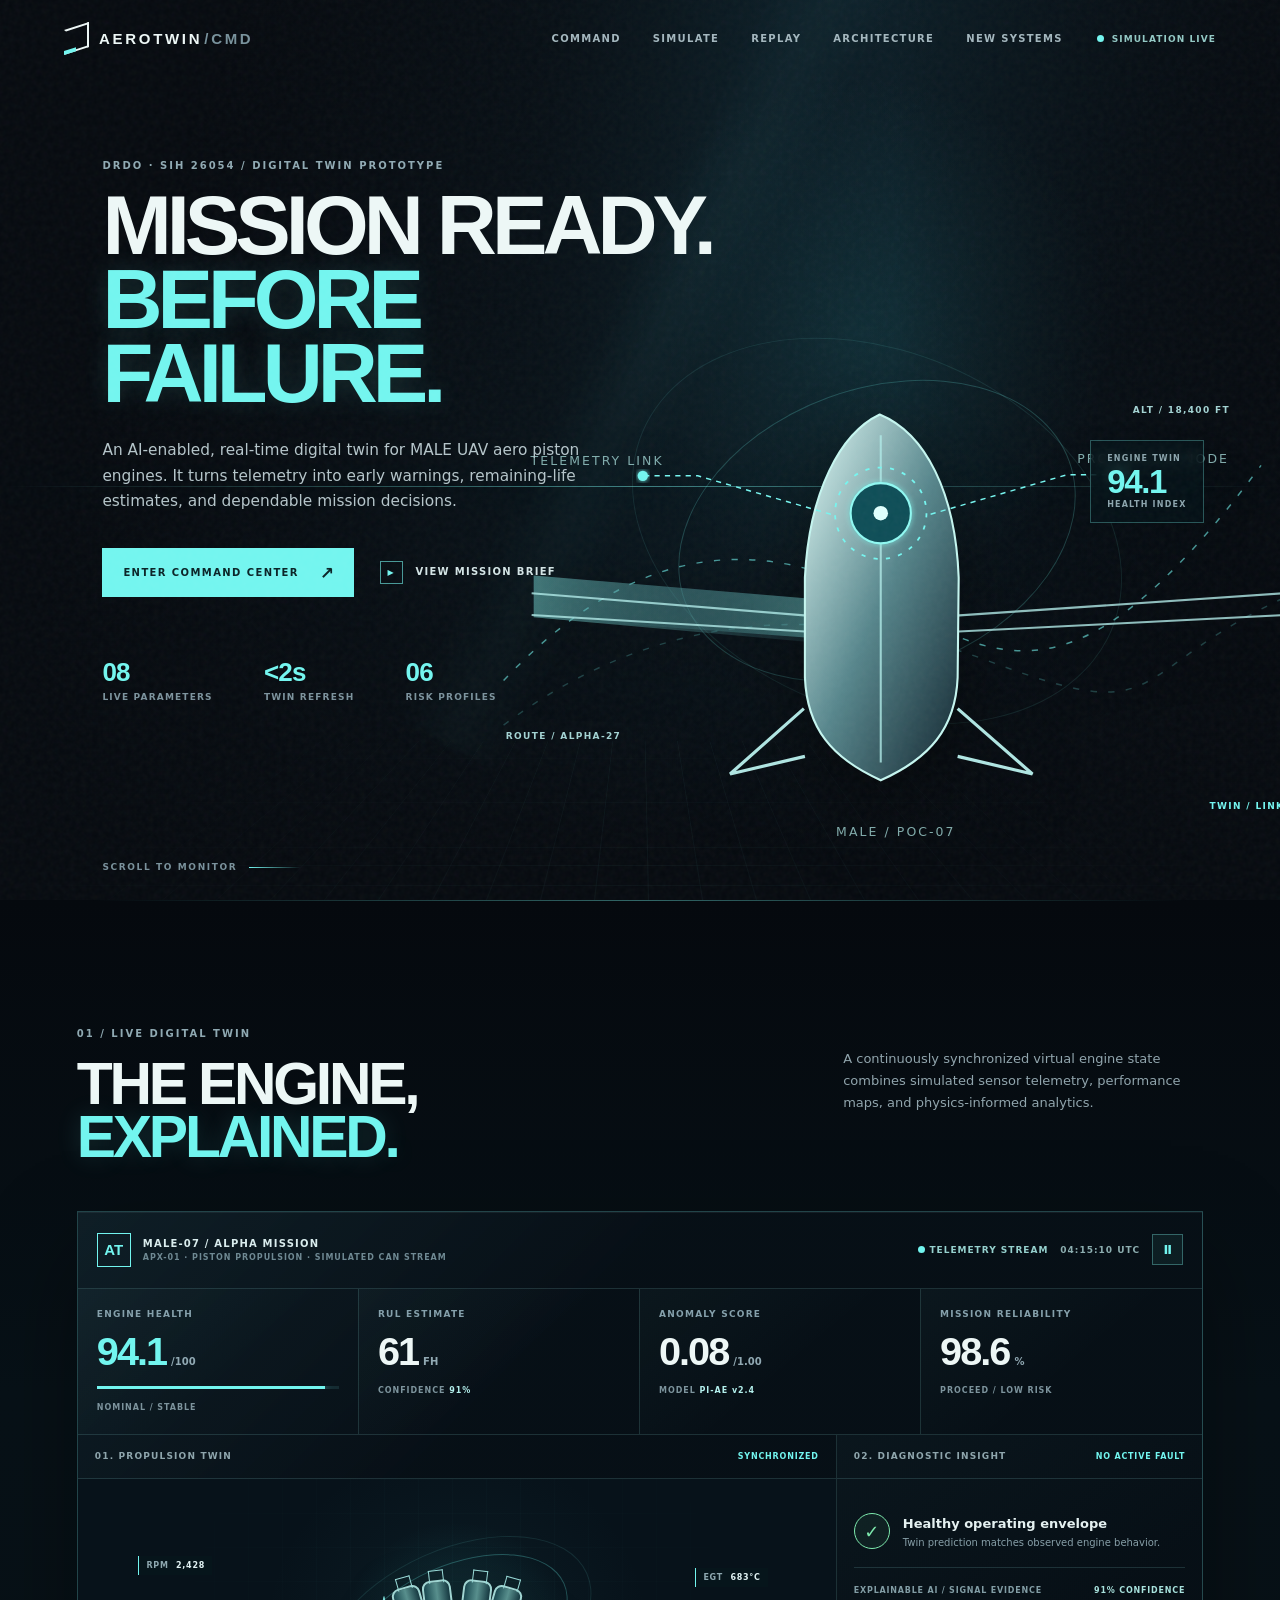
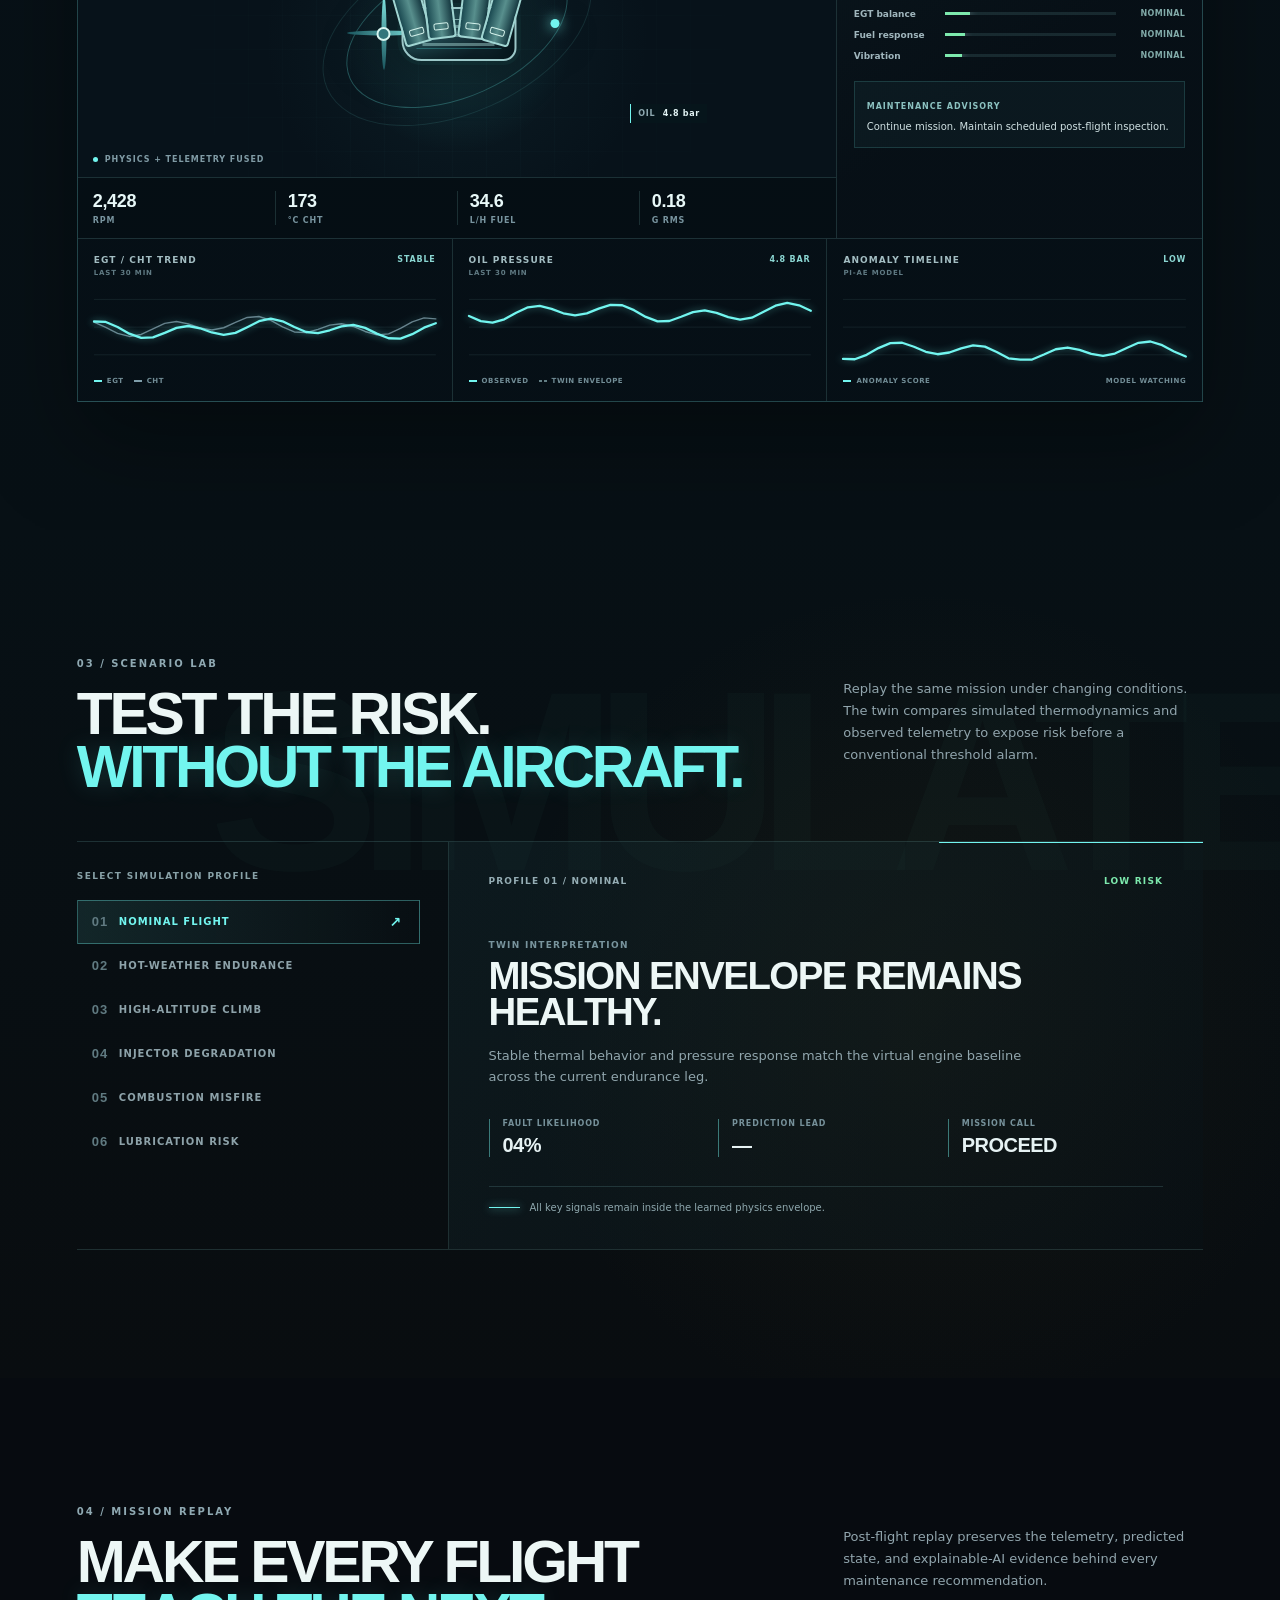
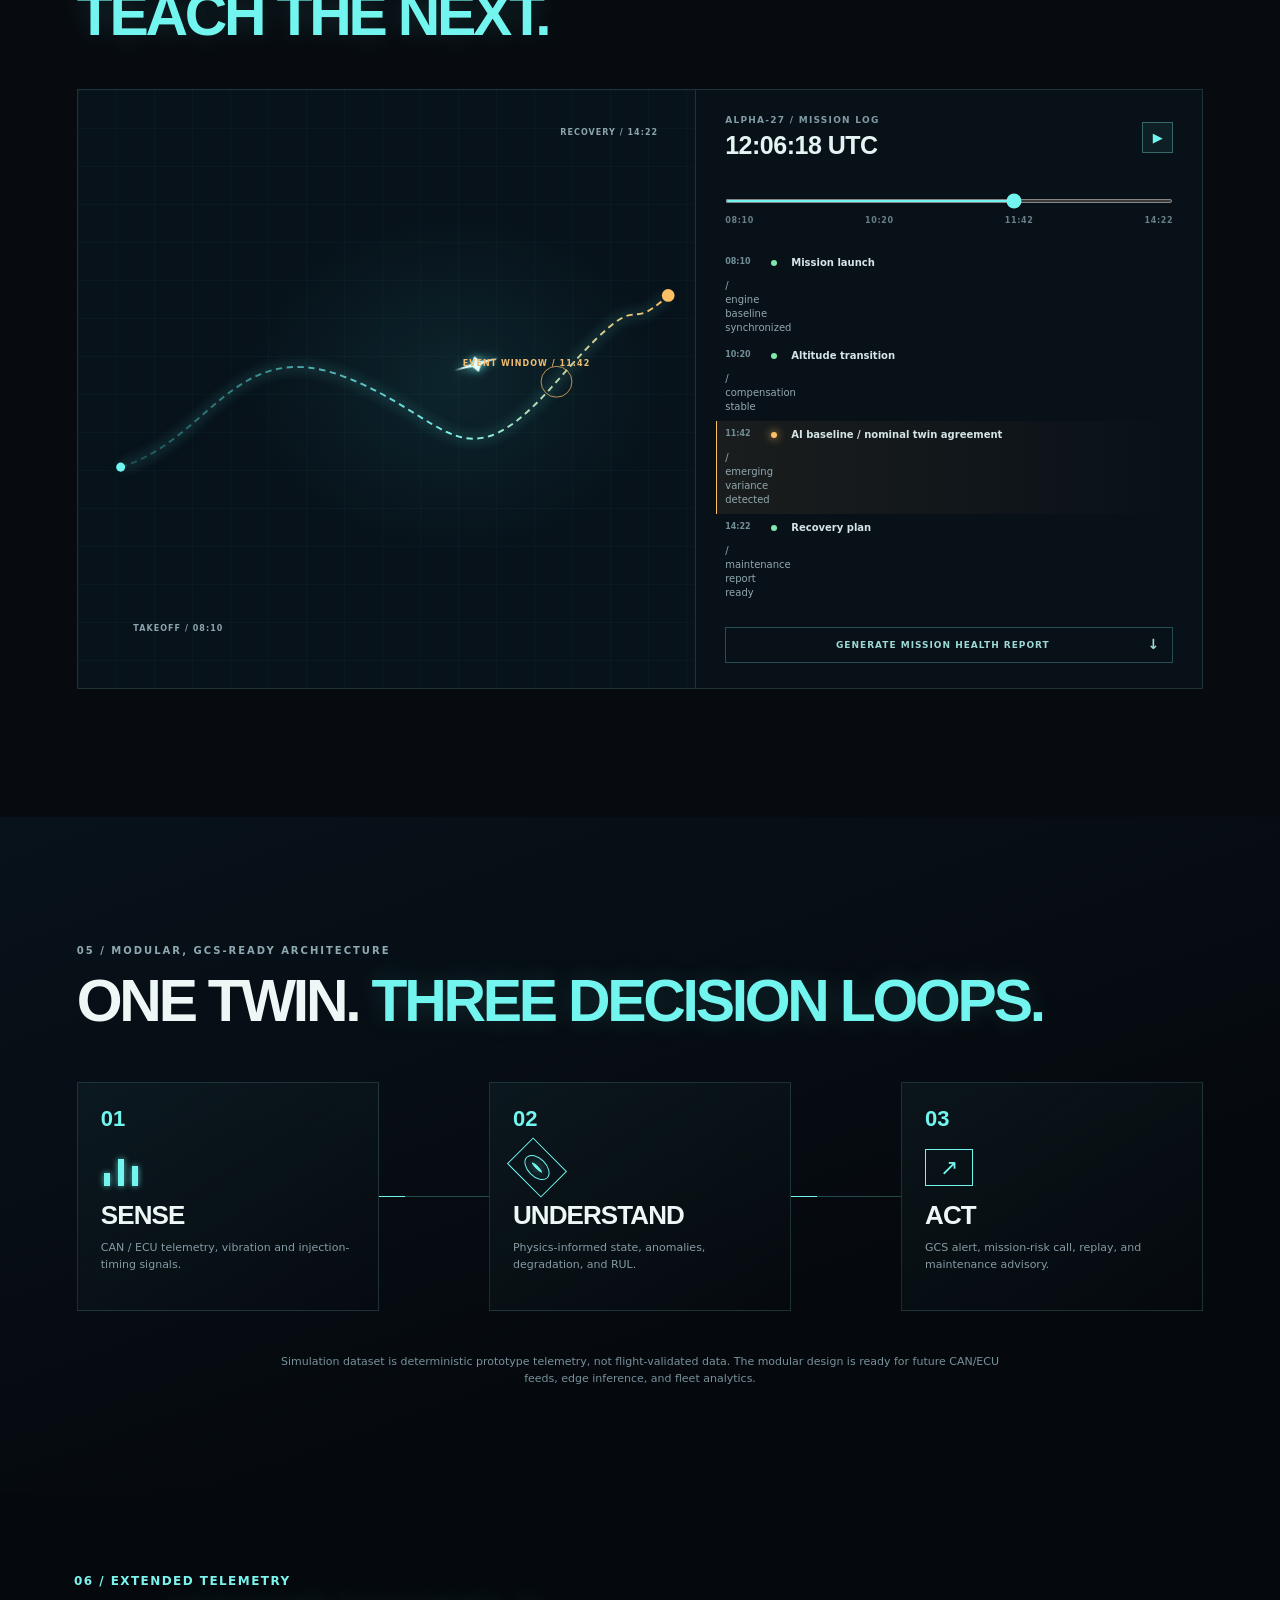
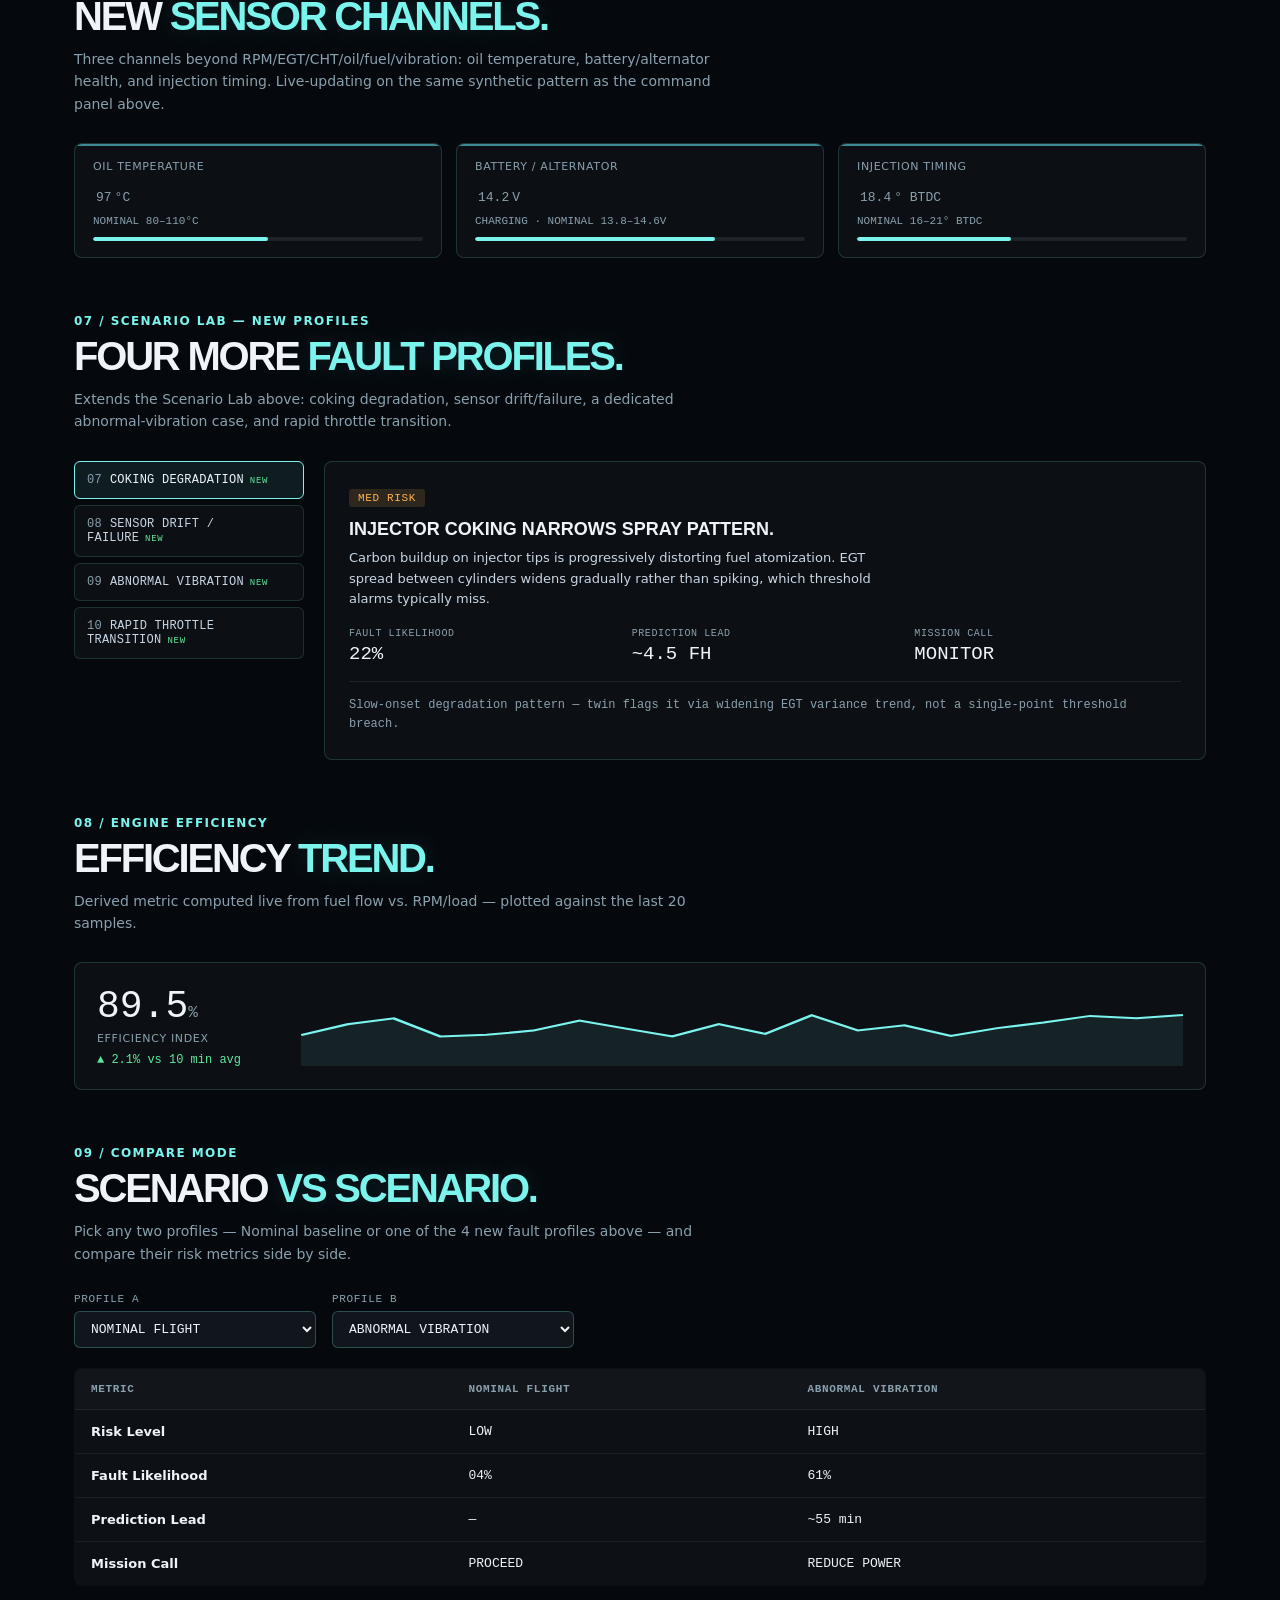
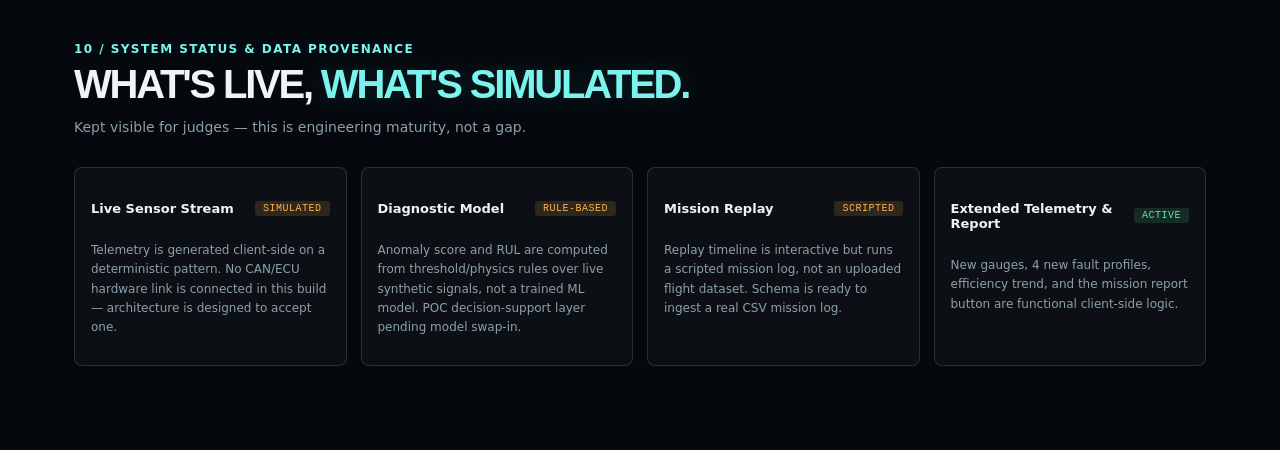
<file: index.html>
<!doctype html>
<html lang="en">
  <head>
    <meta charset="UTF-8" />
    <meta name="viewport" content="width=device-width, initial-scale=1.0" />
    <meta name="description" content="Interactive MALE UAV aero piston-engine digital twin prototype." />
    <title>AeroTwin Command | MALE UAV Engine Digital Twin</title>
    <link rel="stylesheet" href="styles.css" />
    <style>
      /* ===== New Systems Module — scoped with ns- prefix, does not touch styles.css classes ===== */
      .ns-section{max-width:1180px;margin:0 auto;padding:80px 24px;}
      .ns-head{margin-bottom:28px;}
      .ns-head p.eyebrow{font-size:12px;letter-spacing:.12em;color:#7bf4ee;font-family:inherit;text-transform:uppercase;margin-bottom:6px;}
      .ns-head h2{font-size:clamp(26px,3.4vw,40px);color:#eef4fa;line-height:1.1;}
      .ns-head h2 em{font-style:normal;color:#7bf4ee;}
      .ns-head .ns-sub{color:#8aa0ad;max-width:640px;margin-top:10px;font-size:14px;line-height:1.6;}

      .ns-gauges{display:grid;grid-template-columns:repeat(auto-fit,minmax(190px,1fr));gap:14px;margin-bottom:56px;}
      .ns-gauge{background:rgba(255,255,255,.03);border:1px solid rgba(123,244,238,.16);border-radius:8px;padding:16px 18px;position:relative;overflow:hidden;}
      .ns-gauge::before{content:"";position:absolute;top:0;left:0;right:0;height:2px;background:#3f8b93;}
      .ns-gauge .l{font-size:11px;color:#8aa0ad;text-transform:uppercase;letter-spacing:.06em;}
      .ns-gauge .v{font-family:monospace;font-size:26px;color:#eef4fa;margin-top:6px;}
      .ns-gauge .v span{font-size:13px;color:#8aa0ad;margin-left:3px;}
      .ns-gauge .r{font-family:monospace;font-size:11px;color:#8aa0ad;margin-top:6px;}
      .ns-gauge .bar{height:4px;background:rgba(255,255,255,.08);border-radius:2px;margin-top:10px;overflow:hidden;}
      .ns-gauge .bar i{display:block;height:100%;background:#7bf4ee;border-radius:2px;transition:width .6s ease;}

      .ns-scn-grid{display:grid;grid-template-columns:230px 1fr;gap:20px;margin-bottom:56px;}
      @media(max-width:720px){.ns-scn-grid{grid-template-columns:1fr;}}
      .ns-scn-list{display:flex;flex-direction:column;gap:6px;}
      .ns-scn-btn{text-align:left;background:rgba(255,255,255,.03);border:1px solid rgba(123,244,238,.14);color:#c9d6e3;font-family:monospace;font-size:12px;padding:11px 12px;border-radius:6px;cursor:pointer;letter-spacing:.02em;}
      .ns-scn-btn:hover{border-color:#7bf4ee;}
      .ns-scn-btn.active{background:rgba(123,244,238,.08);border-color:#7bf4ee;color:#eef4fa;}
      .ns-scn-btn .n{color:#8aa0ad;margin-right:8px;}
      .ns-scn-btn .new{color:#5de89a;font-size:9px;letter-spacing:.08em;margin-left:6px;}
      .ns-scn-detail{background:rgba(255,255,255,.03);border:1px solid rgba(123,244,238,.16);border-radius:8px;padding:24px;}
      .ns-risk{display:inline-block;font-family:monospace;font-size:11px;padding:3px 9px;border-radius:3px;letter-spacing:.06em;margin-bottom:12px;}
      .ns-risk.low{background:rgba(93,232,154,.12);color:#5de89a;}
      .ns-risk.med{background:rgba(255,177,78,.14);color:#ffb14e;}
      .ns-risk.high{background:rgba(255,93,93,.14);color:#ff5d5d;}
      .ns-scn-detail h3{font-size:18px;color:#eef4fa;margin-bottom:8px;}
      .ns-scn-detail .interp{font-size:13px;color:#c9d6e3;margin-bottom:18px;max-width:560px;line-height:1.6;}
      .ns-scn-metrics{display:grid;grid-template-columns:repeat(3,1fr);gap:16px;margin-bottom:16px;}
      .ns-scn-metrics .lb{font-size:10px;color:#8aa0ad;text-transform:uppercase;letter-spacing:.06em;font-family:monospace;}
      .ns-scn-metrics .vv{font-size:19px;color:#eef4fa;margin-top:4px;font-family:monospace;}
      .ns-scn-call{font-family:monospace;font-size:12px;color:#8aa0ad;border-top:1px solid rgba(255,255,255,.08);padding-top:14px;line-height:1.6;}

      .ns-eff{background:rgba(255,255,255,.03);border:1px solid rgba(123,244,238,.16);border-radius:8px;padding:22px;display:grid;grid-template-columns:180px 1fr;gap:24px;align-items:center;margin-bottom:56px;}
      @media(max-width:600px){.ns-eff{grid-template-columns:1fr;}}
      .ns-eff .v{font-family:monospace;font-size:38px;color:#eef4fa;}
      .ns-eff .v span{font-size:16px;color:#8aa0ad;}
      .ns-eff .l{font-size:11px;color:#8aa0ad;text-transform:uppercase;letter-spacing:.06em;margin-top:4px;}
      .ns-eff .delta{font-size:12px;margin-top:8px;font-family:monospace;}
      .ns-eff .delta.up{color:#5de89a;}
      .ns-eff .delta.down{color:#ff5d5d;}
      #nsEffSpark{width:100%;height:80px;display:block;}

      .ns-status-grid{display:grid;grid-template-columns:repeat(auto-fit,minmax(260px,1fr));gap:14px;}
      .ns-status-card{background:rgba(255,255,255,.03);border:1px solid rgba(123,244,238,.16);border-radius:8px;padding:16px;}
      .ns-status-card .top{display:flex;justify-content:space-between;align-items:center;margin-bottom:8px;}
      .ns-status-card h4{font-size:13px;color:#eef4fa;}
      .ns-pill{font-family:monospace;font-size:10px;padding:2px 8px;border-radius:3px;letter-spacing:.05em;}
      .ns-pill.sim{background:rgba(255,177,78,.14);color:#ffb14e;}
      .ns-pill.live{background:rgba(93,232,154,.12);color:#5de89a;}
      .ns-status-card p{font-size:12px;color:#8aa0ad;line-height:1.6;}

      /* Live alert banner */
      #nsAlertBanner{position:fixed;top:0;left:0;right:0;z-index:9999;background:linear-gradient(90deg,#3a0d0d,#5c1414);border-bottom:1px solid #ff5d5d;color:#ffe3e3;font-family:monospace;font-size:13px;padding:10px 20px;display:none;align-items:center;justify-content:space-between;gap:14px;box-shadow:0 4px 18px rgba(255,93,93,.25);}
      #nsAlertBanner.show{display:flex;animation:nsPulse 1.6s ease-in-out infinite;}
      #nsAlertBanner .msg{display:flex;align-items:center;gap:10px;}
      #nsAlertBanner .msg i{color:#ff5d5d;font-style:normal;font-size:16px;}
      #nsAlertBanner button{background:transparent;border:1px solid rgba(255,255,255,.3);color:#ffe3e3;border-radius:4px;padding:3px 10px;cursor:pointer;font-family:monospace;font-size:12px;}
      @keyframes nsPulse{0%,100%{box-shadow:0 4px 18px rgba(255,93,93,.25);}50%{box-shadow:0 4px 28px rgba(255,93,93,.55);}}

      /* Compare mode */
      .ns-compare-controls{display:flex;gap:16px;flex-wrap:wrap;margin-bottom:20px;}
      .ns-compare-controls label{display:flex;flex-direction:column;gap:6px;font-family:monospace;font-size:11px;color:#8aa0ad;text-transform:uppercase;letter-spacing:.06em;}
      .ns-compare-controls select{background:#10161c;color:#eef4fa;border:1px solid rgba(123,244,238,.25);border-radius:6px;padding:9px 12px;font-family:monospace;font-size:13px;min-width:220px;}
      .ns-compare-table{width:100%;border-collapse:collapse;background:rgba(255,255,255,.03);border:1px solid rgba(123,244,238,.16);border-radius:8px;overflow:hidden;}
      .ns-compare-table th,.ns-compare-table td{padding:14px 16px;text-align:left;font-size:13px;border-bottom:1px solid rgba(255,255,255,.06);}
      .ns-compare-table th{font-family:monospace;font-size:11px;color:#8aa0ad;text-transform:uppercase;letter-spacing:.06em;background:rgba(255,255,255,.02);}
      .ns-compare-table td.ns-cmp-name{color:#eef4fa;font-weight:600;}
      .ns-compare-table td.ns-cmp-val{font-family:monospace;color:#eef4fa;}
      .ns-compare-table tr:last-child td{border-bottom:none;}
    </style>
  </head>
  <body>
    <div class="noise" aria-hidden="true"></div>
    <div class="cursor-glow" aria-hidden="true"></div>
    <div id="nsAlertBanner">
      <span class="msg"><i>⚠</i> <span id="nsAlertText">ANOMALY DETECTED — CHECK ENGINE STATE</span></span>
      <button id="nsAlertDismiss" type="button">DISMISS</button>
    </div>

    <header class="nav-shell">
      <a class="brand" href="#top" aria-label="AeroTwin Command home">
        <span class="brand-mark" aria-hidden="true"><i></i></span>
        AEROTWIN<span>/CMD</span>
      </a>
      <nav aria-label="Primary">
        <a href="#command">Command</a>
        <a href="#scenario">Simulate</a>
        <a href="#replay">Replay</a>
        <a href="#architecture">Architecture</a>
        <a href="#newsystems">New Systems</a>
      </nav>
      <div class="nav-live"><i></i> SIMULATION LIVE</div>
    </header>

    <main>
      <section class="hero" id="top">
        <div class="hero-grid" aria-hidden="true"></div>
        <div class="hero-beam" aria-hidden="true"></div>
        <div class="hero-copy">
          <p class="eyebrow intro">DRDO · SIH 26054 / DIGITAL TWIN PROTOTYPE</p>
          <h1 class="intro intro-delay-1">MISSION READY.<br /><em>BEFORE FAILURE.</em></h1>
          <p class="lede intro intro-delay-2">
            An AI-enabled, real-time digital twin for MALE UAV aero piston engines.
            It turns telemetry into early warnings, remaining-life estimates, and
            dependable mission decisions.
          </p>
          <div class="hero-actions intro intro-delay-3">
            <a class="button primary" href="#command">ENTER COMMAND CENTER <b>↗</b></a>
            <button class="brief-button" id="briefButton" type="button"><i>▶</i> VIEW MISSION BRIEF</button>
          </div>
          <div class="hero-specs intro intro-delay-4">
            <div><strong>08</strong><span>live parameters</span></div>
            <div><strong>&lt;2s</strong><span>twin refresh</span></div>
            <div><strong>06</strong><span>risk profiles</span></div>
          </div>
        </div>

        <div class="uav-stage" aria-label="Original schematic MALE UAV illustration">
          <span class="stage-label label-alt">ALT / 18,400 FT</span>
          <span class="stage-label label-route">ROUTE / ALPHA-27</span>
          <span class="stage-label label-sync">TWIN / LINKED</span>
          <div class="radar-ring ring-one" aria-hidden="true"></div>
          <div class="radar-ring ring-two" aria-hidden="true"></div>
          <svg viewBox="0 0 850 530" role="img" aria-label="MALE UAV line illustration">
            <defs>
              <linearGradient id="bodyGradient" x1="0" x2="1" y1="0" y2="1">
                <stop offset="0%" stop-color="#e1fbf7"></stop>
                <stop offset="50%" stop-color="#56858b"></stop>
                <stop offset="100%" stop-color="#10232d"></stop>
              </linearGradient>
              <linearGradient id="wingGradient" x1="0" x2="1">
                <stop offset="0%" stop-color="#81ebe4" stop-opacity=".84"></stop>
                <stop offset="100%" stop-color="#183442" stop-opacity=".23"></stop>
              </linearGradient>
              <filter id="glow"><feGaussianBlur stdDeviation="2.5" result="blur"></feGaussianBlur><feMerge><feMergeNode in="blur"></feMergeNode><feMergeNode in="SourceGraphic"></feMergeNode></feMerge></filter>
            </defs>
            <path class="flight-path" d="M66 355 C 202 211, 326 218, 441 282 S 629 370, 795 148"></path>
            <path class="flight-path secondary" d="M66 398 C 200 297, 362 272, 535 337 S 661 348, 820 274"></path>
            <g class="uav">
              <path class="wing-fill" d="M95 254 L370 277 L430 299 L360 318 L95 294 Z"></path>
              <path class="wing-fill flip" d="M482 299 L541 277 L818 254 L818 294 L497 318 Z"></path>
              <path class="wing-line" d="M93 271 L376 294 L426 301 L376 309 L93 292"></path>
              <path class="wing-line" d="M428 301 L480 294 L818 271 L818 292 L480 309"></path>
              <path class="body" d="M428 99 C 472 117, 501 174, 504 256 L503 352 C 501 401, 476 430, 429 451 C 382 430, 358 401, 356 352 L356 256 C 360 174, 390 117, 428 99 Z"></path>
              <path class="body-line" d="M429 119 L429 434"></path>
              <path class="tail" d="M355 382 L284 445 L356 428 M503 382 L575 445 L503 428"></path>
              <ellipse class="engine-orbit" cx="429" cy="194" rx="44" ry="44"></ellipse>
              <circle class="engine-core" cx="429" cy="194" r="29"></circle>
              <circle class="engine-hotspot" cx="429" cy="194" r="7"></circle>
              <path class="sensor-line" d="M477 195 L608 157 L659 157"></path>
              <circle class="sensor-node" cx="659" cy="157" r="5"></circle>
              <path class="sensor-line" d="M381 195 L253 158 L200 158"></path>
              <circle class="sensor-node" cx="200" cy="158" r="5"></circle>
            </g>
            <g class="svg-labels">
              <text x="618" y="146">PROPULSION NODE</text>
              <text x="92" y="148">TELEMETRY LINK</text>
              <text x="386" y="505">MALE / POC-07</text>
            </g>
          </svg>
          <div class="hero-health">
            <span>ENGINE TWIN</span>
            <strong id="heroHealth">94.2</strong>
            <small>HEALTH INDEX</small>
          </div>
        </div>
        <div class="scroll-note">SCROLL TO MONITOR <i></i></div>
      </section>

      <section class="command-section" id="command">
        <div class="section-head reveal">
          <div>
            <p class="eyebrow">01 / LIVE DIGITAL TWIN</p>
            <h2>THE ENGINE,<br /><em>EXPLAINED.</em></h2>
          </div>
          <p>
            A continuously synchronized virtual engine state combines simulated
            sensor telemetry, performance maps, and physics-informed analytics.
          </p>
        </div>

        <div class="command-frame reveal">
          <div class="frame-top">
            <div class="mission-name"><span>AT</span><div><strong>MALE-07 / ALPHA MISSION</strong><small>APX-01 · PISTON PROPULSION · SIMULATED CAN STREAM</small></div></div>
            <div class="stream-meta"><span><i></i> TELEMETRY STREAM</span><strong id="missionClock">14:37:09 UTC</strong><button id="pauseButton" type="button" aria-label="Pause stream">Ⅱ</button></div>
          </div>

          <div class="metrics">
            <article class="metric health"><p>ENGINE HEALTH</p><strong id="healthValue">94.2</strong><small>/100</small><div><i id="healthBar"></i></div><span id="healthState">NOMINAL / STABLE</span></article>
            <article class="metric"><p>RUL ESTIMATE</p><strong id="rulValue">61</strong><small>FH</small><span>CONFIDENCE <b id="rulConfidence">91%</b></span></article>
            <article class="metric"><p>ANOMALY SCORE</p><strong id="anomalyValue">0.08</strong><small>/1.00</small><span>MODEL <b>PI-AE v2.4</b></span></article>
            <article class="metric"><p>MISSION RELIABILITY</p><strong id="reliabilityValue">98.6</strong><small>%</small><span id="reliabilityState">PROCEED / LOW RISK</span></article>
          </div>

          <div class="monitor-grid">
            <article class="twin-panel">
              <div class="panel-title"><span>01. PROPULSION TWIN</span><small id="twinMode">SYNCHRONIZED</small></div>
              <div class="engine-view">
                <div class="twin-grid" aria-hidden="true"></div>
                <div class="orbit large" aria-hidden="true"></div>
                <div class="orbit small" aria-hidden="true"></div>
                <div class="css-engine" id="cssEngine" aria-label="Animated aero piston engine">
                  <div class="prop"><i></i><b></b><em></em></div>
                  <div class="case"><i></i><i></i><i></i></div>
                  <div class="cylinder c1"><b></b></div><div class="cylinder c2"><b></b></div><div class="cylinder c3"><b></b></div><div class="cylinder c4"><b></b></div>
                  <div class="beacon"></div>
                </div>
                <span class="data-tag tag-rpm">RPM <b id="rpmTag">2,418</b></span>
                <span class="data-tag tag-egt">EGT <b id="egtTag">684°C</b></span>
                <span class="data-tag tag-oil">OIL <b id="oilTag">4.8 bar</b></span>
                <div class="fuse-note"><i></i> PHYSICS + TELEMETRY FUSED</div>
              </div>
              <div class="sensor-strip">
                <span><b id="rpmValue">2,418</b> RPM</span><span><b id="chtValue">173</b>°C CHT</span><span><b id="fuelValue">34.6</b> L/H FUEL</span><span><b id="vibrationValue">0.18</b> G RMS</span>
              </div>
            </article>

            <article class="insight-panel">
              <div class="panel-title"><span>02. DIAGNOSTIC INSIGHT</span><small id="alertLabel">NO ACTIVE FAULT</small></div>
              <div class="diagnostic">
                <div class="status-symbol" id="statusSymbol">✓</div>
                <div><strong id="diagnosticTitle">Healthy operating envelope</strong><p id="diagnosticCopy">Twin prediction matches observed engine behavior.</p></div>
              </div>
              <div class="evidence">
                <div class="evidence-head"><span>EXPLAINABLE AI / SIGNAL EVIDENCE</span><b id="xaiConfidence">91% CONFIDENCE</b></div>
                <div class="evidence-row"><span>EGT balance</span><i><b id="xaiEgt"></b></i><em id="xaiEgtText">NOMINAL</em></div>
                <div class="evidence-row"><span>Fuel response</span><i><b id="xaiFuel"></b></i><em id="xaiFuelText">NOMINAL</em></div>
                <div class="evidence-row"><span>Vibration</span><i><b id="xaiVibration"></b></i><em id="xaiVibrationText">NOMINAL</em></div>
              </div>
              <div class="advisory"><span>MAINTENANCE ADVISORY</span><p id="advisoryText">Continue mission. Maintain scheduled post-flight inspection.</p></div>
            </article>
          </div>

          <div class="charts">
            <article class="chart-card"><div><span>EGT / CHT TREND</span><small>LAST 30 MIN</small><b id="thermalTrend">STABLE</b></div><svg viewBox="0 0 360 115" preserveAspectRatio="none" aria-label="Thermal chart"><line x1="0" y1="22" x2="360" y2="22"></line><line x1="0" y1="57" x2="360" y2="57"></line><line x1="0" y1="92" x2="360" y2="92"></line><polyline class="secondary" id="chtLine"></polyline><polyline id="egtLine"></polyline></svg><p><i></i> EGT <i class="slate"></i> CHT</p></article>
            <article class="chart-card"><div><span>OIL PRESSURE</span><small>LAST 30 MIN</small><b id="oilTrend">4.8 BAR</b></div><svg viewBox="0 0 360 115" preserveAspectRatio="none" aria-label="Oil pressure chart"><line x1="0" y1="22" x2="360" y2="22"></line><line x1="0" y1="57" x2="360" y2="57"></line><line x1="0" y1="92" x2="360" y2="92"></line><polyline id="oilLine"></polyline></svg><p><i></i> OBSERVED <i class="dash"></i> TWIN ENVELOPE</p></article>
            <article class="chart-card"><div><span>ANOMALY TIMELINE</span><small>PI-AE MODEL</small><b id="anomalyTrend">LOW</b></div><svg viewBox="0 0 360 115" preserveAspectRatio="none" aria-label="Anomaly chart"><line x1="0" y1="22" x2="360" y2="22"></line><line x1="0" y1="57" x2="360" y2="57"></line><line x1="0" y1="92" x2="360" y2="92"></line><polyline id="anomalyLine"></polyline></svg><p><i></i> ANOMALY SCORE <span id="modelSignal">MODEL WATCHING</span></p></article>
          </div>
        </div>
      </section>

      <section class="scenario-section" id="scenario">
        <div class="ghost-word" aria-hidden="true">SIMULATE</div>
        <div class="section-head reveal">
          <div><p class="eyebrow">03 / SCENARIO LAB</p><h2>TEST THE RISK.<br /><em>WITHOUT THE AIRCRAFT.</em></h2></div>
          <p>Replay the same mission under changing conditions. The twin compares simulated thermodynamics and observed telemetry to expose risk before a conventional threshold alarm.</p>
        </div>
        <div class="scenario-grid reveal">
          <div class="scenario-menu">
            <p>SELECT SIMULATION PROFILE</p>
            <button class="active" type="button" data-scenario="normal"><span>01</span> NOMINAL FLIGHT <b>↗</b></button>
            <button type="button" data-scenario="hot"><span>02</span> HOT-WEATHER ENDURANCE <b>↗</b></button>
            <button type="button" data-scenario="altitude"><span>03</span> HIGH-ALTITUDE CLIMB <b>↗</b></button>
            <button type="button" data-scenario="injector"><span>04</span> INJECTOR DEGRADATION <b>↗</b></button>
            <button type="button" data-scenario="misfire"><span>05</span> COMBUSTION MISFIRE <b>↗</b></button>
            <button type="button" data-scenario="oil"><span>06</span> LUBRICATION RISK <b>↗</b></button>
          </div>
          <article class="scenario-result">
            <div class="scenario-top"><span id="scenarioTag">PROFILE 01 / NOMINAL</span><b id="scenarioStatus">LOW RISK</b></div>
            <p class="result-label">TWIN INTERPRETATION</p>
            <h3 id="scenarioTitle">Mission envelope remains healthy.</h3>
            <p id="scenarioDescription">Stable thermal behavior and pressure response match the virtual engine baseline across the current endurance leg.</p>
            <div class="result-metrics"><div><span>FAULT LIKELIHOOD</span><strong id="faultLikelihood">04%</strong></div><div><span>PREDICTION LEAD</span><strong id="leadTime">—</strong></div><div><span>MISSION CALL</span><strong id="missionCall">PROCEED</strong></div></div>
            <div class="result-foot"><i></i><span id="scenarioFoot">All key signals remain inside the learned physics envelope.</span></div>
          </article>
        </div>
      </section>

      <section class="replay-section" id="replay">
        <div class="section-head reveal">
          <div><p class="eyebrow">04 / MISSION REPLAY</p><h2>MAKE EVERY FLIGHT<br /><em>TEACH THE NEXT.</em></h2></div>
          <p>Post-flight replay preserves the telemetry, predicted state, and explainable-AI evidence behind every maintenance recommendation.</p>
        </div>
        <div class="replay-shell reveal">
          <div class="mission-map">
            <div class="map-grid" aria-hidden="true"></div>
            <svg viewBox="0 0 680 330" role="img" aria-label="Mission route map">
              <defs><linearGradient id="routeGradient" x1="0" x2="1"><stop offset="0%" stop-color="#4de8e4" stop-opacity=".2"></stop><stop offset="60%" stop-color="#7bf4ee"></stop><stop offset="100%" stop-color="#ffbd61"></stop></linearGradient></defs>
              <path class="route-shadow" d="M47 251 C145 221, 173 106, 292 151 S422 277, 527 157 S595 113, 650 62"></path>
              <path class="route" d="M47 251 C145 221, 173 106, 292 151 S422 277, 527 157 S595 113, 650 62"></path>
              <circle cx="47" cy="251" r="5" class="route-start"></circle><circle cx="650" cy="62" r="7" class="route-end"></circle><circle cx="527" cy="157" r="17" class="route-event"></circle>
              <path id="mapUav" class="map-uav" d="M0 -9 L5 -2 L25 0 L5 2 L0 9 L-5 2 L-25 0 L-5 -2 Z"></path>
            </svg>
            <span class="map-label start">TAKEOFF / 08:10</span><span class="map-label event">EVENT WINDOW / 11:42</span><span class="map-label end">RECOVERY / 14:22</span>
          </div>
          <div class="replay-panel">
            <div class="replay-head"><div><span>ALPHA-27 / MISSION LOG</span><strong id="replayTime">11:42:18 UTC</strong></div><button id="replayPlay" type="button" aria-label="Play replay">▶</button></div>
            <input id="replaySlider" type="range" min="0" max="100" value="65" aria-label="Mission replay position" />
            <div class="time-scale"><span>08:10</span><span>10:20</span><span>11:42</span><span>14:22</span></div>
            <div class="event-list">
              <p><span>08:10</span><i class="ok"></i><b>Mission launch</b> / engine baseline synchronized</p>
              <p><span>10:20</span><i class="ok"></i><b>Altitude transition</b> / compensation stable</p>
              <p class="active-event"><span>11:42</span><i class="warn"></i><b id="replayEvent">AI watch raised</b> / emerging variance detected</p>
              <p><span>14:22</span><i class="ok"></i><b>Recovery plan</b> / maintenance report ready</p>
            </div>
            <button id="reportButton" class="report-button" type="button">GENERATE MISSION HEALTH REPORT <b>↓</b></button>
          </div>
        </div>
      </section>

      <section class="architecture-section" id="architecture">
        <div class="architecture-title reveal"><p class="eyebrow">05 / MODULAR, GCS-READY ARCHITECTURE</p><h2>ONE TWIN. <em>THREE DECISION LOOPS.</em></h2></div>
        <div class="architecture-flow reveal">
          <article><span>01</span><div class="arch-icon sensors"><i></i><i></i><i></i></div><h3>SENSE</h3><p>CAN / ECU telemetry, vibration and injection-timing signals.</p></article><div class="flow"><i></i></div>
          <article><span>02</span><div class="arch-icon twin"><i></i><b></b></div><h3>UNDERSTAND</h3><p>Physics-informed state, anomalies, degradation, and RUL.</p></article><div class="flow"><i></i></div>
          <article><span>03</span><div class="arch-icon act">↗</div><h3>ACT</h3><p>GCS alert, mission-risk call, replay, and maintenance advisory.</p></article>
        </div>
        <p class="architecture-note reveal">Simulation dataset is deterministic prototype telemetry, not flight-validated data. The modular design is ready for future CAN/ECU feeds, edge inference, and fleet analytics.</p>
      </section>

      <!-- ===== NEW SYSTEMS MODULE ===== -->
      <section class="ns-section" id="newsystems">
        <div class="ns-head">
          <p class="eyebrow">06 / EXTENDED TELEMETRY</p>
          <h2>NEW <em>SENSOR CHANNELS.</em></h2>
          <p class="ns-sub">Three channels beyond RPM/EGT/CHT/oil/fuel/vibration: oil temperature, battery/alternator health, and injection timing. Live-updating on the same synthetic pattern as the command panel above.</p>
        </div>
        <div class="ns-gauges">
          <div class="ns-gauge"><div class="l">Oil Temperature</div><div class="v"><span id="oiltemp-v">96</span><span>°C</span></div><div class="r">NOMINAL 80–110°C</div><div class="bar"><i id="oiltemp-bar" style="width:55%"></i></div></div>
          <div class="ns-gauge"><div class="l">Battery / Alternator</div><div class="v"><span id="batt-v">14.2</span><span>V</span></div><div class="r">CHARGING · NOMINAL 13.8–14.6V</div><div class="bar"><i id="batt-bar" style="width:70%"></i></div></div>
          <div class="ns-gauge"><div class="l">Injection Timing</div><div class="v"><span id="inj-v">18.4</span><span>° BTDC</span></div><div class="r">NOMINAL 16–21° BTDC</div><div class="bar"><i id="inj-bar" style="width:48%"></i></div></div>
        </div>

        <div class="ns-head">
          <p class="eyebrow">07 / SCENARIO LAB — NEW PROFILES</p>
          <h2>FOUR MORE <em>FAULT PROFILES.</em></h2>
          <p class="ns-sub">Extends the Scenario Lab above: coking degradation, sensor drift/failure, a dedicated abnormal-vibration case, and rapid throttle transition.</p>
        </div>
        <div class="ns-scn-grid">
          <div class="ns-scn-list" id="nsScnList"></div>
          <div class="ns-scn-detail" id="nsScnDetail"></div>
        </div>

        <div class="ns-head">
          <p class="eyebrow">08 / ENGINE EFFICIENCY</p>
          <h2>EFFICIENCY <em>TREND.</em></h2>
          <p class="ns-sub">Derived metric computed live from fuel flow vs. RPM/load — plotted against the last 20 samples.</p>
        </div>
        <div class="ns-eff">
          <div>
            <div class="v" id="nsEffVal">87.4<span>%</span></div>
            <div class="l">Efficiency Index</div>
            <div class="delta up" id="nsEffDelta">▲ 0.3% vs 10 min avg</div>
          </div>
          <svg id="nsEffSpark" viewBox="0 0 400 80" preserveAspectRatio="none"></svg>
        </div>

        <div class="ns-head">
          <p class="eyebrow">09 / COMPARE MODE</p>
          <h2>SCENARIO <em>vs SCENARIO.</em></h2>
          <p class="ns-sub">Pick any two profiles — Nominal baseline or one of the 4 new fault profiles above — and compare their risk metrics side by side.</p>
        </div>
        <div class="ns-compare-controls">
          <label>Profile A
            <select id="nsCmpA"></select>
          </label>
          <label>Profile B
            <select id="nsCmpB"></select>
          </label>
        </div>
        <table class="ns-compare-table" style="margin-bottom:56px;">
          <thead><tr><th>Metric</th><th id="nsCmpAHead">Profile A</th><th id="nsCmpBHead">Profile B</th></tr></thead>
          <tbody id="nsCmpBody"></tbody>
        </table>

        <div class="ns-head">
          <p class="eyebrow">10 / SYSTEM STATUS &amp; DATA PROVENANCE</p>
          <h2>WHAT'S LIVE, <em>WHAT'S SIMULATED.</em></h2>
          <p class="ns-sub">Kept visible for judges — this is engineering maturity, not a gap.</p>
        </div>
        <div class="ns-status-grid">
          <div class="ns-status-card"><div class="top"><h4>Live Sensor Stream</h4><span class="ns-pill sim">SIMULATED</span></div><p>Telemetry is generated client-side on a deterministic pattern. No CAN/ECU hardware link is connected in this build — architecture is designed to accept one.</p></div>
          <div class="ns-status-card"><div class="top"><h4>Diagnostic Model</h4><span class="ns-pill sim">RULE-BASED</span></div><p>Anomaly score and RUL are computed from threshold/physics rules over live synthetic signals, not a trained ML model. POC decision-support layer pending model swap-in.</p></div>
          <div class="ns-status-card"><div class="top"><h4>Mission Replay</h4><span class="ns-pill sim">SCRIPTED</span></div><p>Replay timeline is interactive but runs a scripted mission log, not an uploaded flight dataset. Schema is ready to ingest a real CSV mission log.</p></div>
          <div class="ns-status-card"><div class="top"><h4>Extended Telemetry &amp; Report</h4><span class="ns-pill live">ACTIVE</span></div><p>New gauges, 4 new fault profiles, efficiency trend, and the mission report button are functional client-side logic.</p></div>
        </div>
      </section>
    </main>

    <div class="modal" id="briefModal" aria-hidden="true" role="dialog" aria-modal="true" aria-labelledby="modalTitle">
      <div class="modal-card">
        <button class="modal-close" id="closeBrief" type="button" aria-label="Close mission brief">×</button>
        <p class="eyebrow">MISSION BRIEF / AEROTWIN COMMAND</p>
        <h2 id="modalTitle">FROM RAW TELEMETRY<br /><em>TO A CONFIDENT CALL.</em></h2>
        <ol>
          <li><span>01</span><p><b>Mirror</b> the engine with live sensor and physics state.</p></li>
          <li><span>02</span><p><b>Predict</b> degradation before threshold alarms react.</p></li>
          <li><span>03</span><p><b>Explain</b> the fault evidence and RUL estimate.</p></li>
          <li><span>04</span><p><b>Decide</b> whether to proceed, adjust, or recover.</p></li>
        </ol>
        <button id="openCommand" class="button primary" type="button">OPEN LIVE TWIN <b>↗</b></button>
      </div>
    </div>
    <div id="toast" class="toast" role="status" aria-live="polite"></div>
    <script src="app.js"></script>

    <script>
    /* ===== New Systems Module — self-contained, does not touch app.js state ===== */
    (function(){
      // Extended telemetry jitter
      function jitter(el, barEl, base, spread, lo, hi, decimals){
        const v = base + (Math.random()-0.5)*spread;
        const pct = Math.max(0,Math.min(100, ((v-lo)/(hi-lo))*100));
        el.textContent = v.toFixed(decimals);
        if(barEl) barEl.style.width = pct+'%';
      }
      setInterval(function(){
        jitter(document.getElementById('oiltemp-v'), document.getElementById('oiltemp-bar'), 96, 3, 60, 130, 0);
        jitter(document.getElementById('batt-v'), document.getElementById('batt-bar'), 14.2, 0.2, 12, 15, 1);
        jitter(document.getElementById('inj-v'), document.getElementById('inj-bar'), 18.4, 0.6, 10, 28, 1);
      }, 2500);

      // New scenario profiles
      var scenarios = [
        { num:'07', name:'COKING DEGRADATION', risk:'med',
          title:'Injector coking narrows spray pattern.',
          interp:'Carbon buildup on injector tips is progressively distorting fuel atomization. EGT spread between cylinders widens gradually rather than spiking, which threshold alarms typically miss.',
          fault:'22%', lead:'~4.5 FH', call:'MONITOR',
          note:'Slow-onset degradation pattern — twin flags it via widening EGT variance trend, not a single-point threshold breach.' },
        { num:'08', name:'SENSOR DRIFT / FAILURE', risk:'med',
          title:'CHT sensor reading diverges from physics-predicted state.',
          interp:'Twin detects a growing residual between observed CHT and the physics-informed expected value, with no matching change in correlated channels — signature of a failing sensor rather than a real thermal fault.',
          fault:'15%', lead:'—', call:'FLAG SENSOR',
          note:'Distinguishes sensor-trust issues from genuine engine faults.' },
        { num:'09', name:'ABNORMAL VIBRATION', risk:'high',
          title:'Vibration RMS exceeds envelope independent of other channels.',
          interp:'G-RMS rises sharply while EGT, oil pressure and fuel flow stay nominal — consistent with mechanical imbalance or a loosening mount rather than a combustion issue.',
          fault:'61%', lead:'~55 min', call:'REDUCE POWER',
          note:'Split out as its own profile to show a purely-mechanical fault path distinct from thermal/fuel faults.' },
        { num:'10', name:'RAPID THROTTLE TRANSITION', risk:'low',
          title:'Fast power-lever change stresses transient response.',
          interp:'Simulates a rapid climb/abort throttle transition. Twin checks EGT and boost response lag against the transient physics model to confirm the engine tracks the commanded power change.',
          fault:'06%', lead:'—', call:'PROCEED',
          note:'Shows the twin handling dynamic maneuvers, not just steady-state cruise.' }
      ];

      var listEl = document.getElementById('nsScnList');
      var detailEl = document.getElementById('nsScnDetail');

      function renderScenario(s){
        detailEl.innerHTML =
          '<span class="ns-risk ' + s.risk + '">' + s.risk.toUpperCase() + ' RISK</span>' +
          '<h3>' + s.title + '</h3>' +
          '<div class="interp">' + s.interp + '</div>' +
          '<div class="ns-scn-metrics">' +
            '<div><div class="lb">Fault Likelihood</div><div class="vv">' + s.fault + '</div></div>' +
            '<div><div class="lb">Prediction Lead</div><div class="vv">' + s.lead + '</div></div>' +
            '<div><div class="lb">Mission Call</div><div class="vv">' + s.call + '</div></div>' +
          '</div>' +
          '<div class="ns-scn-call">' + s.note + '</div>';
      }

      scenarios.forEach(function(s, i){
        var btn = document.createElement('button');
        btn.className = 'ns-scn-btn' + (i===0 ? ' active' : '');
        btn.innerHTML = '<span class="n">' + s.num + '</span>' + s.name + '<span class="new">NEW</span>';
        btn.addEventListener('click', function(){
          document.querySelectorAll('.ns-scn-btn').forEach(function(b){ b.classList.remove('active'); });
          btn.classList.add('active');
          renderScenario(s);
        });
        listEl.appendChild(btn);
      });
      renderScenario(scenarios[0]);

      // Efficiency trend
      var effHistory = [];
      for(var i=0;i<20;i++){ effHistory.push(85 + Math.random()*5); }

      function drawSpark(){
        var svg = document.getElementById('nsEffSpark');
        var w=400,h=80,max=95,min=80;
        var step = w/(effHistory.length-1);
        var pts = effHistory.map(function(v,i){
          return (i*step).toFixed(1) + ',' + (h-((v-min)/(max-min))*h).toFixed(1);
        }).join(' ');
        var d = 'M' + pts.split(' ').join(' L');
        svg.innerHTML =
          '<polyline points="' + pts + '" fill="none" stroke="#7bf4ee" stroke-width="2"/>' +
          '<path d="' + d + ' L' + w + ',' + h + ' L0,' + h + ' Z" fill="rgba(123,244,238,0.08)" stroke="none"/>';
      }

      function tickEfficiency(){
        var last = effHistory[effHistory.length-1];
        var next = Math.max(80, Math.min(95, last + (Math.random()-0.5)*1.2));
        effHistory.push(next);
        effHistory.shift();
        document.getElementById('nsEffVal').innerHTML = next.toFixed(1) + '<span>%</span>';
        var avg = effHistory.reduce(function(a,b){return a+b;},0) / effHistory.length;
        var delta = next - avg;
        var de = document.getElementById('nsEffDelta');
        de.textContent = (delta>=0 ? '▲ ' : '▼ ') + Math.abs(delta).toFixed(1) + '% vs 10 min avg';
        de.className = 'delta ' + (delta>=0 ? 'up' : 'down');
        drawSpark();
      }
      tickEfficiency();
      setInterval(tickEfficiency, 3000);

      // Combined profile set for Compare Mode (Nominal baseline + the 4 new profiles)
      var compareProfiles = [
        { id:'nominal', name:'NOMINAL FLIGHT', risk:'LOW', fault:'04%', lead:'—', call:'PROCEED' },
        { id:'coking', name:'COKING DEGRADATION', risk:'MED', fault:'22%', lead:'~4.5 FH', call:'MONITOR' },
        { id:'drift', name:'SENSOR DRIFT / FAILURE', risk:'MED', fault:'15%', lead:'—', call:'FLAG SENSOR' },
        { id:'vib', name:'ABNORMAL VIBRATION', risk:'HIGH', fault:'61%', lead:'~55 min', call:'REDUCE POWER' },
        { id:'throttle', name:'RAPID THROTTLE TRANSITION', risk:'LOW', fault:'06%', lead:'—', call:'PROCEED' }
      ];
      var cmpA = document.getElementById('nsCmpA');
      var cmpB = document.getElementById('nsCmpB');
      compareProfiles.forEach(function(p){
        var oA = document.createElement('option'); oA.value = p.id; oA.textContent = p.name; cmpA.appendChild(oA);
        var oB = document.createElement('option'); oB.value = p.id; oB.textContent = p.name; cmpB.appendChild(oB);
      });
      cmpA.value = 'nominal';
      cmpB.value = 'vib';

      function renderCompare(){
        var a = compareProfiles.find(function(p){ return p.id === cmpA.value; });
        var b = compareProfiles.find(function(p){ return p.id === cmpB.value; });
        document.getElementById('nsCmpAHead').textContent = a.name;
        document.getElementById('nsCmpBHead').textContent = b.name;
        var rows = [
          ['Risk Level', a.risk, b.risk],
          ['Fault Likelihood', a.fault, b.fault],
          ['Prediction Lead', a.lead, b.lead],
          ['Mission Call', a.call, b.call]
        ];
        document.getElementById('nsCmpBody').innerHTML = rows.map(function(r){
          return '<tr><td class="ns-cmp-name">' + r[0] + '</td><td class="ns-cmp-val">' + r[1] + '</td><td class="ns-cmp-val">' + r[2] + '</td></tr>';
        }).join('');
      }
      cmpA.addEventListener('change', renderCompare);
      cmpB.addEventListener('change', renderCompare);
      renderCompare();

      // Live alert banner — watches original scenario status + new-lab active risk + anomaly score
      var banner = document.getElementById('nsAlertBanner');
      var alertText = document.getElementById('nsAlertText');
      var dismissedFor = null;

      document.getElementById('nsAlertDismiss').addEventListener('click', function(){
        banner.classList.remove('show');
        dismissedFor = currentAlertKey();
      });
s
      function currentAlertKey(){
        var statusEl = document.getElementById('scenarioStatus');
        var nsActive = document.querySelector('.ns-scn-btn.active');
        var statusText = statusEl ? statusEl.textContent.trim() : '';
        var nsText = nsActive ? nsActive.textContent.trim() : '';
        return statusText + '|' + nsText;
      }

      function checkAlerts(){
        var anomalyEl = document.getElementById('anomalyValue');
        var anomalyVal = anomalyEl ? parseFloat(anomalyEl.textContent) : 0;
        var statusEl = document.getElementById('scenarioStatus');
        var statusText = statusEl ? statusEl.textContent.trim().toUpperCase() : '';
        var titleEl = document.getElementById('scenarioTitle');

        var nsActiveBtn = document.querySelector('.ns-scn-btn.active');
        var nsRisk = null, nsName = null;
        if(nsActiveBtn){
          var idx = Array.prototype.indexOf.call(document.querySelectorAll('.ns-scn-btn'), nsActiveBtn);
          if(idx >= 0){ nsRisk = scenarios[idx].risk; nsName = scenarios[idx].name; }
        }

        var trigger = false, msg = '';
        if(!isNaN(anomalyVal) && anomalyVal >= 0.5){
          trigger = true; msg = 'ANOMALY SCORE ' + anomalyEl.textContent + ' — ABOVE THRESHOLD';
        } else if(statusText.indexOf('HIGH') !== -1){
          trigger = true; msg = 'HIGH RISK PROFILE ACTIVE' + (titleEl ? ' — ' + titleEl.textContent : '');
        } else if(nsRisk === 'high'){
          trigger = true; msg = 'HIGH RISK PROFILE ACTIVE — ' + nsName;
        }

        var key = currentAlertKey();
        if(trigger && dismissedFor !== key){
          alertText.textContent = msg;
          banner.classList.add('show');
        } else if(!trigger){
          banner.classList.remove('show');
          dismissedFor = null;
        }
      }
      setInterval(checkAlerts, 1200);
      checkAlerts();

      // Wire up the existing "GENERATE MISSION HEALTH REPORT" button
      var reportBtn = document.getElementById('reportButton');
      if(reportBtn){
        reportBtn.addEventListener('click', function(){
          var g = function(id){ var el = document.getElementById(id); return el ? el.textContent.trim() : 'n/a'; };
          var activeBtn = document.querySelector('.ns-scn-btn.active');
          var activeScenario = activeBtn ? activeBtn.textContent.replace('NEW','').trim() : 'NOMINAL FLIGHT';
          var now = new Date();
          var report =
'AEROTWIN COMMAND — MISSION HEALTH REPORT\n' +
'Generated: ' + now.toISOString() + '\n' +
'Mission: MALE-07 / ALPHA MISSION\n\n' +
'ENGINE HEALTH INDEX: ' + g('healthValue') + ' / 100 (' + g('healthState') + ')\n' +
'RUL ESTIMATE: ' + g('rulValue') + ' FH (' + g('rulConfidence') + ' confidence)\n' +
'ANOMALY SCORE: ' + g('anomalyValue') + ' / 1.00\n' +
'MISSION RELIABILITY: ' + g('reliabilityValue') + '% (' + g('reliabilityState') + ')\n\n' +
'CORE TELEMETRY:\n' +
'  RPM: ' + g('rpmValue') + '\n' +
'  CHT: ' + g('chtValue') + ' °C\n' +
'  Fuel Flow: ' + g('fuelValue') + ' L/H\n' +
'  Vibration: ' + g('vibrationValue') + ' G RMS\n\n' +
'EXTENDED TELEMETRY:\n' +
'  Oil Temperature: ' + g('oiltemp-v') + ' °C\n' +
'  Battery/Alternator: ' + g('batt-v') + ' V\n' +
'  Injection Timing: ' + g('inj-v') + ' ° BTDC\n' +
'  Efficiency Index: ' + document.getElementById('nsEffVal').textContent.replace('%','') + ' %\n\n' +
'ACTIVE SCENARIO PROFILE (New Systems Lab): ' + activeScenario + '\n\n' +
'ADVISORY: ' + g('advisoryText') + '\n\n' +
'--- DATA PROVENANCE ---\n' +
'This report is generated from a simulated prototype telemetry stream, not\n' +
'flight-validated data. Diagnostic scoring is rule-based over synthetic\n' +
'signals. See System Status panel for full data provenance.\n';

          var blob = new Blob([report], {type:'text/plain'});
          var url = URL.createObjectURL(blob);
          var a = document.createElement('a');
          a.href = url;
          a.download = 'aerotwin_mission_report_' + now.toISOString().replace(/[:.]/g,'-') + '.txt';
          document.body.appendChild(a);
          a.click();
          document.body.removeChild(a);
          URL.revokeObjectURL(url);
        });
      }
    })();
    </script>
  </body>
</html>
</file>
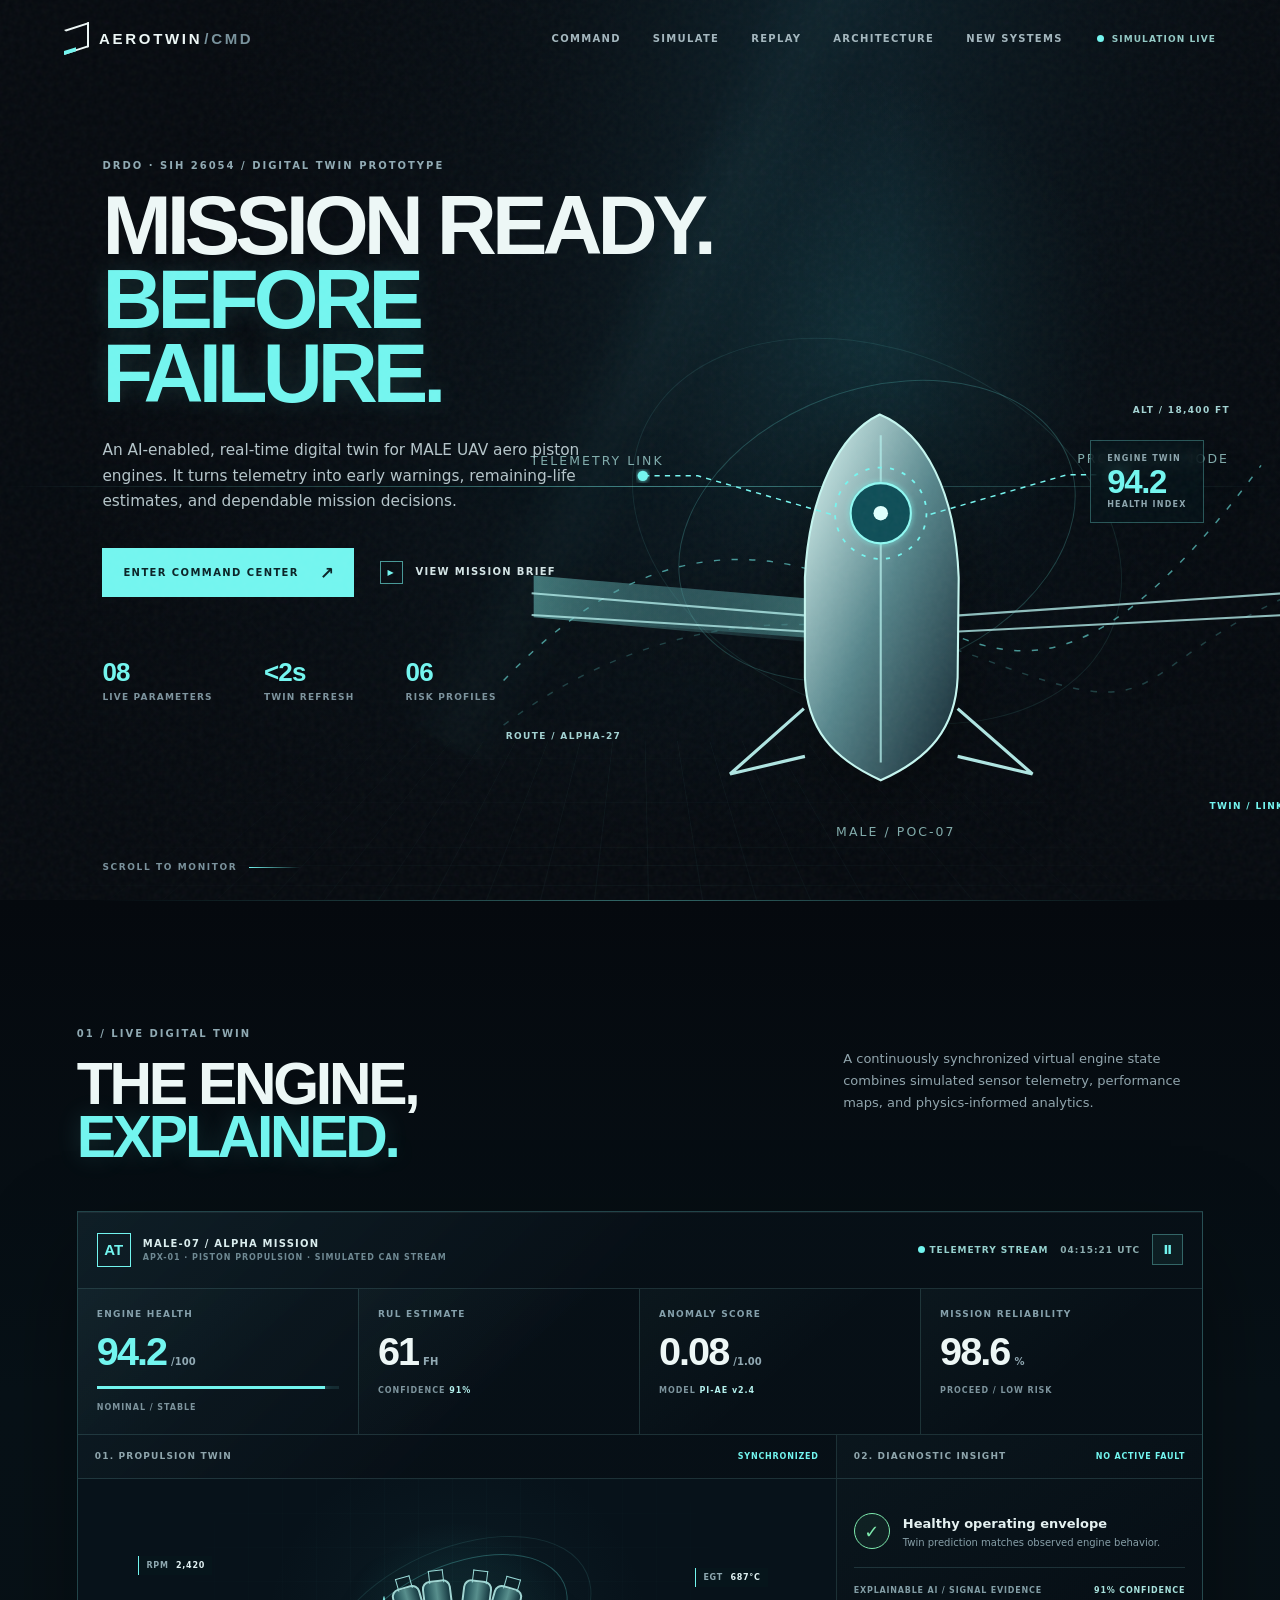
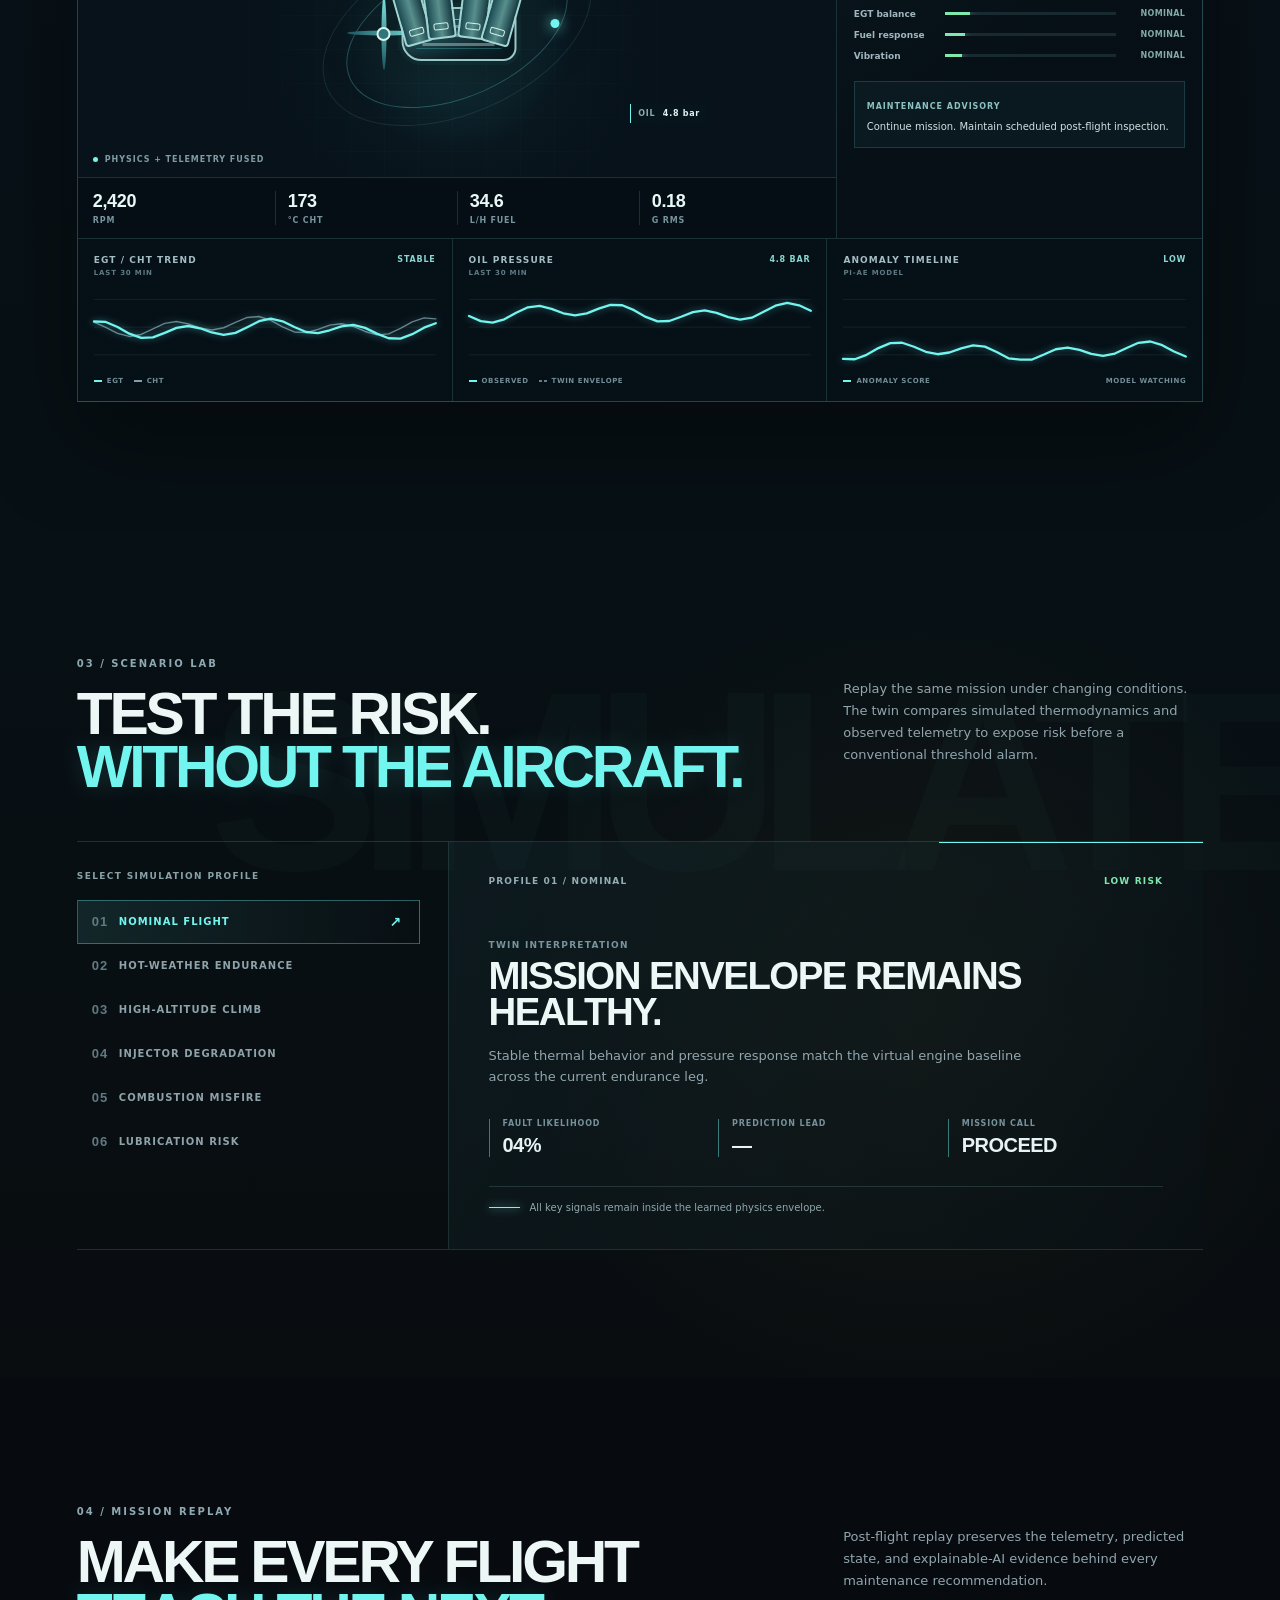
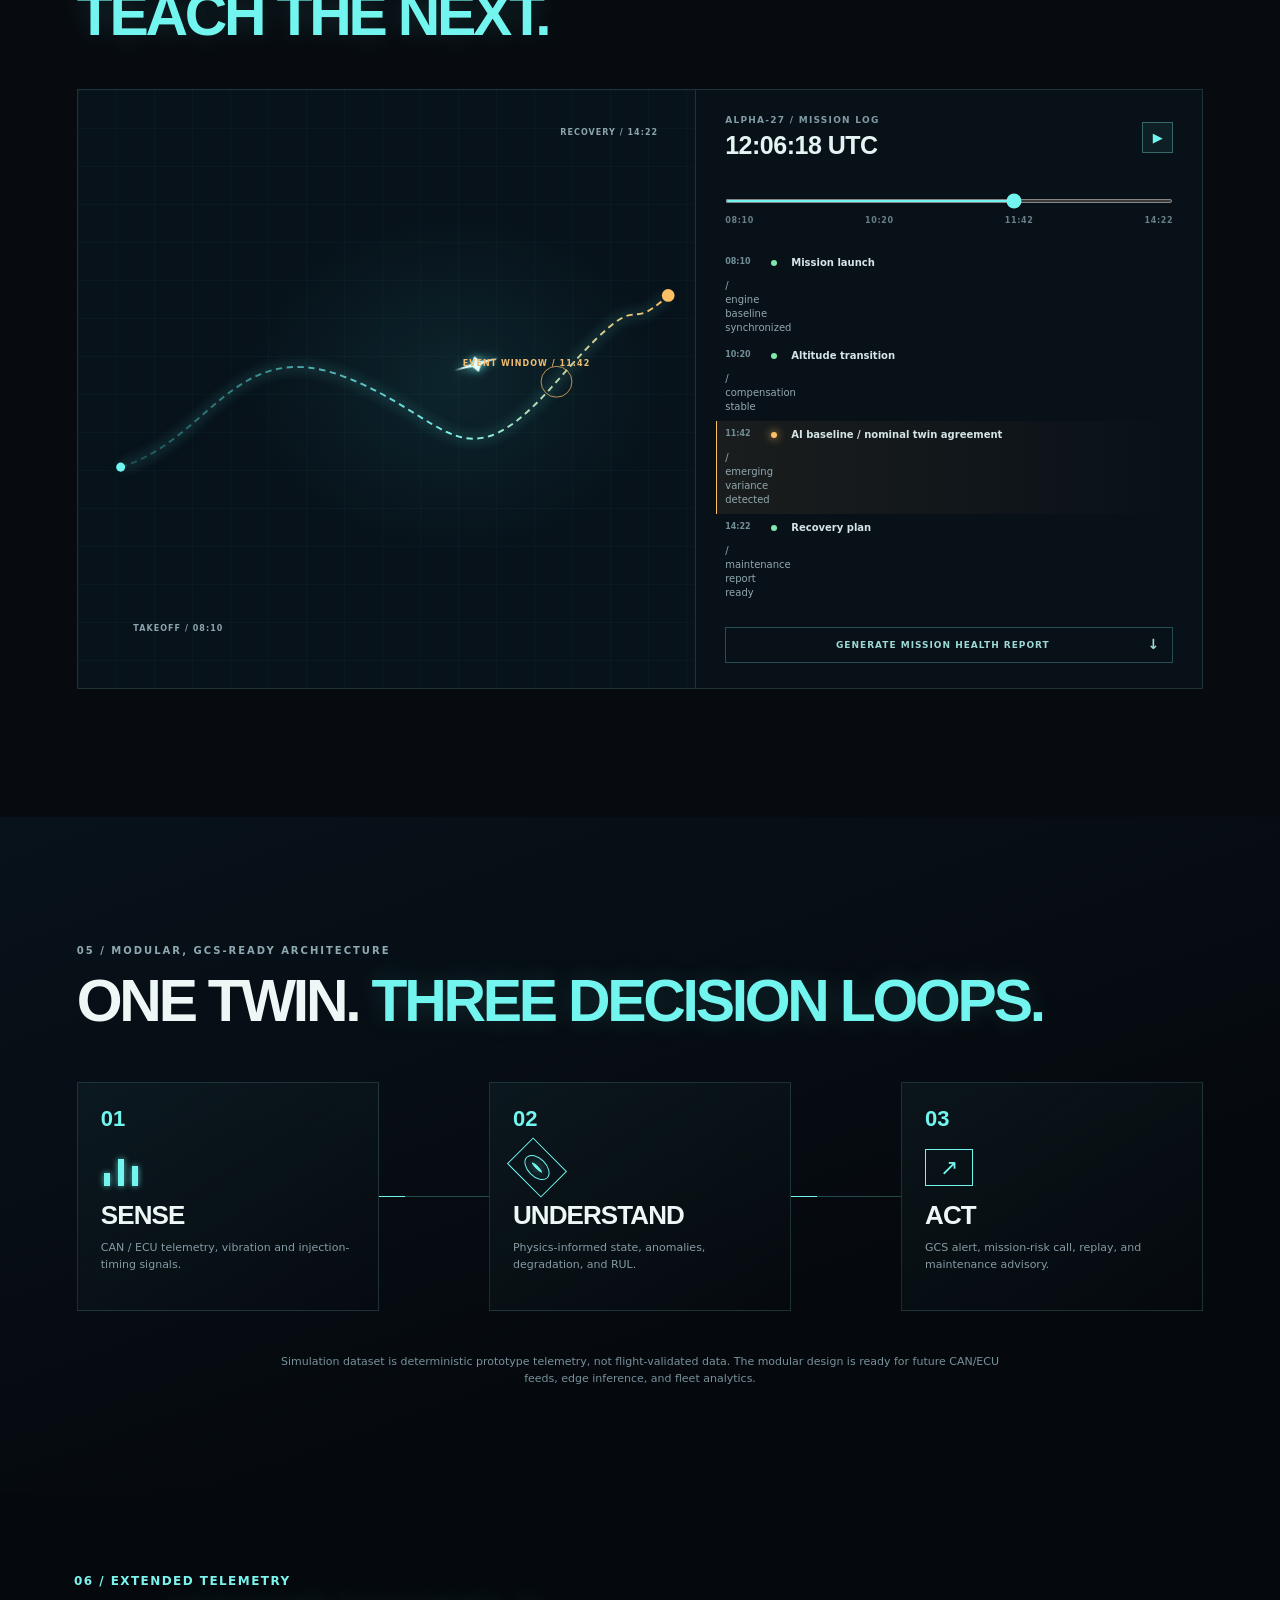
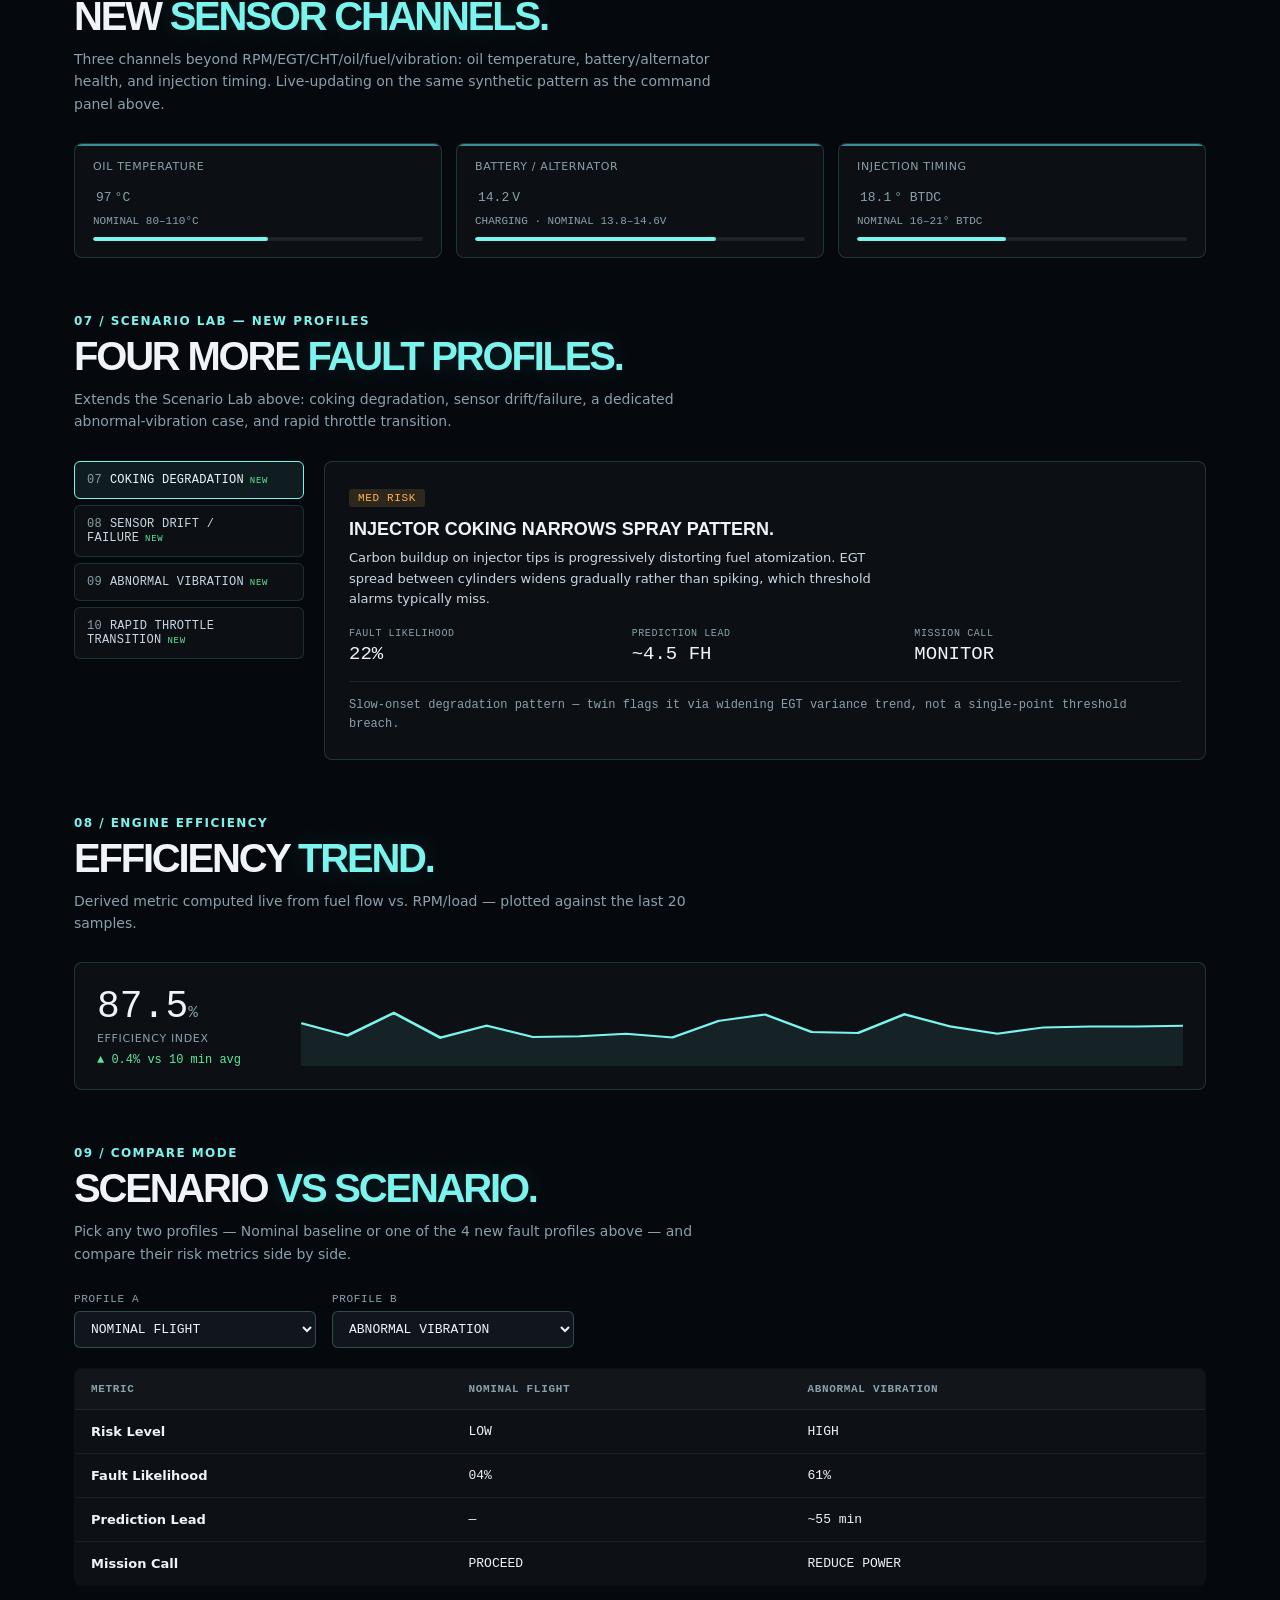
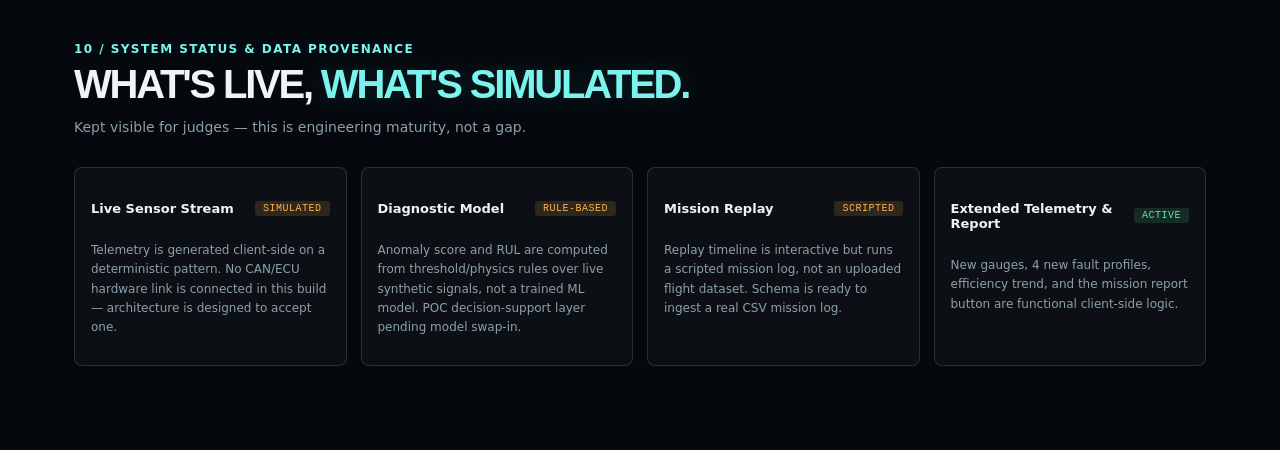
<file: index_5.html>
<!doctype html>
<html lang="en">
  <head>
    <meta charset="UTF-8" />
    <meta name="viewport" content="width=device-width, initial-scale=1.0" />
    <meta name="description" content="Interactive MALE UAV aero piston-engine digital twin prototype." />
    <title>AeroTwin Command | MALE UAV Engine Digital Twin</title>
    <link rel="stylesheet" href="styles.css" />
    <style>
      /* ===== New Systems Module — scoped with ns- prefix, does not touch styles.css classes ===== */
      .ns-section{max-width:1180px;margin:0 auto;padding:80px 24px;}
      .ns-head{margin-bottom:28px;}
      .ns-head p.eyebrow{font-size:12px;letter-spacing:.12em;color:#7bf4ee;font-family:inherit;text-transform:uppercase;margin-bottom:6px;}
      .ns-head h2{font-size:clamp(26px,3.4vw,40px);color:#eef4fa;line-height:1.1;}
      .ns-head h2 em{font-style:normal;color:#7bf4ee;}
      .ns-head .ns-sub{color:#8aa0ad;max-width:640px;margin-top:10px;font-size:14px;line-height:1.6;}

      .ns-gauges{display:grid;grid-template-columns:repeat(auto-fit,minmax(190px,1fr));gap:14px;margin-bottom:56px;}
      .ns-gauge{background:rgba(255,255,255,.03);border:1px solid rgba(123,244,238,.16);border-radius:8px;padding:16px 18px;position:relative;overflow:hidden;}
      .ns-gauge::before{content:"";position:absolute;top:0;left:0;right:0;height:2px;background:#3f8b93;}
      .ns-gauge .l{font-size:11px;color:#8aa0ad;text-transform:uppercase;letter-spacing:.06em;}
      .ns-gauge .v{font-family:monospace;font-size:26px;color:#eef4fa;margin-top:6px;}
      .ns-gauge .v span{font-size:13px;color:#8aa0ad;margin-left:3px;}
      .ns-gauge .r{font-family:monospace;font-size:11px;color:#8aa0ad;margin-top:6px;}
      .ns-gauge .bar{height:4px;background:rgba(255,255,255,.08);border-radius:2px;margin-top:10px;overflow:hidden;}
      .ns-gauge .bar i{display:block;height:100%;background:#7bf4ee;border-radius:2px;transition:width .6s ease;}

      .ns-scn-grid{display:grid;grid-template-columns:230px 1fr;gap:20px;margin-bottom:56px;}
      @media(max-width:720px){.ns-scn-grid{grid-template-columns:1fr;}}
      .ns-scn-list{display:flex;flex-direction:column;gap:6px;}
      .ns-scn-btn{text-align:left;background:rgba(255,255,255,.03);border:1px solid rgba(123,244,238,.14);color:#c9d6e3;font-family:monospace;font-size:12px;padding:11px 12px;border-radius:6px;cursor:pointer;letter-spacing:.02em;}
      .ns-scn-btn:hover{border-color:#7bf4ee;}
      .ns-scn-btn.active{background:rgba(123,244,238,.08);border-color:#7bf4ee;color:#eef4fa;}
      .ns-scn-btn .n{color:#8aa0ad;margin-right:8px;}
      .ns-scn-btn .new{color:#5de89a;font-size:9px;letter-spacing:.08em;margin-left:6px;}
      .ns-scn-detail{background:rgba(255,255,255,.03);border:1px solid rgba(123,244,238,.16);border-radius:8px;padding:24px;}
      .ns-risk{display:inline-block;font-family:monospace;font-size:11px;padding:3px 9px;border-radius:3px;letter-spacing:.06em;margin-bottom:12px;}
      .ns-risk.low{background:rgba(93,232,154,.12);color:#5de89a;}
      .ns-risk.med{background:rgba(255,177,78,.14);color:#ffb14e;}
      .ns-risk.high{background:rgba(255,93,93,.14);color:#ff5d5d;}
      .ns-scn-detail h3{font-size:18px;color:#eef4fa;margin-bottom:8px;}
      .ns-scn-detail .interp{font-size:13px;color:#c9d6e3;margin-bottom:18px;max-width:560px;line-height:1.6;}
      .ns-scn-metrics{display:grid;grid-template-columns:repeat(3,1fr);gap:16px;margin-bottom:16px;}
      .ns-scn-metrics .lb{font-size:10px;color:#8aa0ad;text-transform:uppercase;letter-spacing:.06em;font-family:monospace;}
      .ns-scn-metrics .vv{font-size:19px;color:#eef4fa;margin-top:4px;font-family:monospace;}
      .ns-scn-call{font-family:monospace;font-size:12px;color:#8aa0ad;border-top:1px solid rgba(255,255,255,.08);padding-top:14px;line-height:1.6;}

      .ns-eff{background:rgba(255,255,255,.03);border:1px solid rgba(123,244,238,.16);border-radius:8px;padding:22px;display:grid;grid-template-columns:180px 1fr;gap:24px;align-items:center;margin-bottom:56px;}
      @media(max-width:600px){.ns-eff{grid-template-columns:1fr;}}
      .ns-eff .v{font-family:monospace;font-size:38px;color:#eef4fa;}
      .ns-eff .v span{font-size:16px;color:#8aa0ad;}
      .ns-eff .l{font-size:11px;color:#8aa0ad;text-transform:uppercase;letter-spacing:.06em;margin-top:4px;}
      .ns-eff .delta{font-size:12px;margin-top:8px;font-family:monospace;}
      .ns-eff .delta.up{color:#5de89a;}
      .ns-eff .delta.down{color:#ff5d5d;}
      #nsEffSpark{width:100%;height:80px;display:block;}

      .ns-status-grid{display:grid;grid-template-columns:repeat(auto-fit,minmax(260px,1fr));gap:14px;}
      .ns-status-card{background:rgba(255,255,255,.03);border:1px solid rgba(123,244,238,.16);border-radius:8px;padding:16px;}
      .ns-status-card .top{display:flex;justify-content:space-between;align-items:center;margin-bottom:8px;}
      .ns-status-card h4{font-size:13px;color:#eef4fa;}
      .ns-pill{font-family:monospace;font-size:10px;padding:2px 8px;border-radius:3px;letter-spacing:.05em;}
      .ns-pill.sim{background:rgba(255,177,78,.14);color:#ffb14e;}
      .ns-pill.live{background:rgba(93,232,154,.12);color:#5de89a;}
      .ns-status-card p{font-size:12px;color:#8aa0ad;line-height:1.6;}

      /* Live alert banner */
      #nsAlertBanner{position:fixed;top:0;left:0;right:0;z-index:9999;background:linear-gradient(90deg,#3a0d0d,#5c1414);border-bottom:1px solid #ff5d5d;color:#ffe3e3;font-family:monospace;font-size:13px;padding:10px 20px;display:none;align-items:center;justify-content:space-between;gap:14px;box-shadow:0 4px 18px rgba(255,93,93,.25);}
      #nsAlertBanner.show{display:flex;animation:nsPulse 1.6s ease-in-out infinite;}
      #nsAlertBanner .msg{display:flex;align-items:center;gap:10px;}
      #nsAlertBanner .msg i{color:#ff5d5d;font-style:normal;font-size:16px;}
      #nsAlertBanner button{background:transparent;border:1px solid rgba(255,255,255,.3);color:#ffe3e3;border-radius:4px;padding:3px 10px;cursor:pointer;font-family:monospace;font-size:12px;}
      @keyframes nsPulse{0%,100%{box-shadow:0 4px 18px rgba(255,93,93,.25);}50%{box-shadow:0 4px 28px rgba(255,93,93,.55);}}

      /* Compare mode */
      .ns-compare-controls{display:flex;gap:16px;flex-wrap:wrap;margin-bottom:20px;}
      .ns-compare-controls label{display:flex;flex-direction:column;gap:6px;font-family:monospace;font-size:11px;color:#8aa0ad;text-transform:uppercase;letter-spacing:.06em;}
      .ns-compare-controls select{background:#10161c;color:#eef4fa;border:1px solid rgba(123,244,238,.25);border-radius:6px;padding:9px 12px;font-family:monospace;font-size:13px;min-width:220px;}
      .ns-compare-table{width:100%;border-collapse:collapse;background:rgba(255,255,255,.03);border:1px solid rgba(123,244,238,.16);border-radius:8px;overflow:hidden;}
      .ns-compare-table th,.ns-compare-table td{padding:14px 16px;text-align:left;font-size:13px;border-bottom:1px solid rgba(255,255,255,.06);}
      .ns-compare-table th{font-family:monospace;font-size:11px;color:#8aa0ad;text-transform:uppercase;letter-spacing:.06em;background:rgba(255,255,255,.02);}
      .ns-compare-table td.ns-cmp-name{color:#eef4fa;font-weight:600;}
      .ns-compare-table td.ns-cmp-val{font-family:monospace;color:#eef4fa;}
      .ns-compare-table tr:last-child td{border-bottom:none;}
    </style>
  </head>
  <body>
    <div class="noise" aria-hidden="true"></div>
    <div class="cursor-glow" aria-hidden="true"></div>
    <div id="nsAlertBanner">
      <span class="msg"><i>⚠</i> <span id="nsAlertText">ANOMALY DETECTED — CHECK ENGINE STATE</span></span>
      <button id="nsAlertDismiss" type="button">DISMISS</button>
    </div>

    <header class="nav-shell">
      <a class="brand" href="#top" aria-label="AeroTwin Command home">
        <span class="brand-mark" aria-hidden="true"><i></i></span>
        AEROTWIN<span>/CMD</span>
      </a>
      <nav aria-label="Primary">
        <a href="#command">Command</a>
        <a href="#scenario">Simulate</a>
        <a href="#replay">Replay</a>
        <a href="#architecture">Architecture</a>
        <a href="#newsystems">New Systems</a>
      </nav>
      <div class="nav-live"><i></i> SIMULATION LIVE</div>
    </header>

    <main>
      <section class="hero" id="top">
        <div class="hero-grid" aria-hidden="true"></div>
        <div class="hero-beam" aria-hidden="true"></div>
        <div class="hero-copy">
          <p class="eyebrow intro">DRDO · SIH 26054 / DIGITAL TWIN PROTOTYPE</p>
          <h1 class="intro intro-delay-1">MISSION READY.<br /><em>BEFORE FAILURE.</em></h1>
          <p class="lede intro intro-delay-2">
            An AI-enabled, real-time digital twin for MALE UAV aero piston engines.
            It turns telemetry into early warnings, remaining-life estimates, and
            dependable mission decisions.
          </p>
          <div class="hero-actions intro intro-delay-3">
            <a class="button primary" href="#command">ENTER COMMAND CENTER <b>↗</b></a>
            <button class="brief-button" id="briefButton" type="button"><i>▶</i> VIEW MISSION BRIEF</button>
          </div>
          <div class="hero-specs intro intro-delay-4">
            <div><strong>08</strong><span>live parameters</span></div>
            <div><strong>&lt;2s</strong><span>twin refresh</span></div>
            <div><strong>06</strong><span>risk profiles</span></div>
          </div>
        </div>

        <div class="uav-stage" aria-label="Original schematic MALE UAV illustration">
          <span class="stage-label label-alt">ALT / 18,400 FT</span>
          <span class="stage-label label-route">ROUTE / ALPHA-27</span>
          <span class="stage-label label-sync">TWIN / LINKED</span>
          <div class="radar-ring ring-one" aria-hidden="true"></div>
          <div class="radar-ring ring-two" aria-hidden="true"></div>
          <svg viewBox="0 0 850 530" role="img" aria-label="MALE UAV line illustration">
            <defs>
              <linearGradient id="bodyGradient" x1="0" x2="1" y1="0" y2="1">
                <stop offset="0%" stop-color="#e1fbf7"></stop>
                <stop offset="50%" stop-color="#56858b"></stop>
                <stop offset="100%" stop-color="#10232d"></stop>
              </linearGradient>
              <linearGradient id="wingGradient" x1="0" x2="1">
                <stop offset="0%" stop-color="#81ebe4" stop-opacity=".84"></stop>
                <stop offset="100%" stop-color="#183442" stop-opacity=".23"></stop>
              </linearGradient>
              <filter id="glow"><feGaussianBlur stdDeviation="2.5" result="blur"></feGaussianBlur><feMerge><feMergeNode in="blur"></feMergeNode><feMergeNode in="SourceGraphic"></feMergeNode></feMerge></filter>
            </defs>
            <path class="flight-path" d="M66 355 C 202 211, 326 218, 441 282 S 629 370, 795 148"></path>
            <path class="flight-path secondary" d="M66 398 C 200 297, 362 272, 535 337 S 661 348, 820 274"></path>
            <g class="uav">
              <path class="wing-fill" d="M95 254 L370 277 L430 299 L360 318 L95 294 Z"></path>
              <path class="wing-fill flip" d="M482 299 L541 277 L818 254 L818 294 L497 318 Z"></path>
              <path class="wing-line" d="M93 271 L376 294 L426 301 L376 309 L93 292"></path>
              <path class="wing-line" d="M428 301 L480 294 L818 271 L818 292 L480 309"></path>
              <path class="body" d="M428 99 C 472 117, 501 174, 504 256 L503 352 C 501 401, 476 430, 429 451 C 382 430, 358 401, 356 352 L356 256 C 360 174, 390 117, 428 99 Z"></path>
              <path class="body-line" d="M429 119 L429 434"></path>
              <path class="tail" d="M355 382 L284 445 L356 428 M503 382 L575 445 L503 428"></path>
              <ellipse class="engine-orbit" cx="429" cy="194" rx="44" ry="44"></ellipse>
              <circle class="engine-core" cx="429" cy="194" r="29"></circle>
              <circle class="engine-hotspot" cx="429" cy="194" r="7"></circle>
              <path class="sensor-line" d="M477 195 L608 157 L659 157"></path>
              <circle class="sensor-node" cx="659" cy="157" r="5"></circle>
              <path class="sensor-line" d="M381 195 L253 158 L200 158"></path>
              <circle class="sensor-node" cx="200" cy="158" r="5"></circle>
            </g>
            <g class="svg-labels">
              <text x="618" y="146">PROPULSION NODE</text>
              <text x="92" y="148">TELEMETRY LINK</text>
              <text x="386" y="505">MALE / POC-07</text>
            </g>
          </svg>
          <div class="hero-health">
            <span>ENGINE TWIN</span>
            <strong id="heroHealth">94.2</strong>
            <small>HEALTH INDEX</small>
          </div>
        </div>
        <div class="scroll-note">SCROLL TO MONITOR <i></i></div>
      </section>

      <section class="command-section" id="command">
        <div class="section-head reveal">
          <div>
            <p class="eyebrow">01 / LIVE DIGITAL TWIN</p>
            <h2>THE ENGINE,<br /><em>EXPLAINED.</em></h2>
          </div>
          <p>
            A continuously synchronized virtual engine state combines simulated
            sensor telemetry, performance maps, and physics-informed analytics.
          </p>
        </div>

        <div class="command-frame reveal">
          <div class="frame-top">
            <div class="mission-name"><span>AT</span><div><strong>MALE-07 / ALPHA MISSION</strong><small>APX-01 · PISTON PROPULSION · SIMULATED CAN STREAM</small></div></div>
            <div class="stream-meta"><span><i></i> TELEMETRY STREAM</span><strong id="missionClock">14:37:09 UTC</strong><button id="pauseButton" type="button" aria-label="Pause stream">Ⅱ</button></div>
          </div>

          <div class="metrics">
            <article class="metric health"><p>ENGINE HEALTH</p><strong id="healthValue">94.2</strong><small>/100</small><div><i id="healthBar"></i></div><span id="healthState">NOMINAL / STABLE</span></article>
            <article class="metric"><p>RUL ESTIMATE</p><strong id="rulValue">61</strong><small>FH</small><span>CONFIDENCE <b id="rulConfidence">91%</b></span></article>
            <article class="metric"><p>ANOMALY SCORE</p><strong id="anomalyValue">0.08</strong><small>/1.00</small><span>MODEL <b>PI-AE v2.4</b></span></article>
            <article class="metric"><p>MISSION RELIABILITY</p><strong id="reliabilityValue">98.6</strong><small>%</small><span id="reliabilityState">PROCEED / LOW RISK</span></article>
          </div>

          <div class="monitor-grid">
            <article class="twin-panel">
              <div class="panel-title"><span>01. PROPULSION TWIN</span><small id="twinMode">SYNCHRONIZED</small></div>
              <div class="engine-view">
                <div class="twin-grid" aria-hidden="true"></div>
                <div class="orbit large" aria-hidden="true"></div>
                <div class="orbit small" aria-hidden="true"></div>
                <div class="css-engine" id="cssEngine" aria-label="Animated aero piston engine">
                  <div class="prop"><i></i><b></b><em></em></div>
                  <div class="case"><i></i><i></i><i></i></div>
                  <div class="cylinder c1"><b></b></div><div class="cylinder c2"><b></b></div><div class="cylinder c3"><b></b></div><div class="cylinder c4"><b></b></div>
                  <div class="beacon"></div>
                </div>
                <span class="data-tag tag-rpm">RPM <b id="rpmTag">2,418</b></span>
                <span class="data-tag tag-egt">EGT <b id="egtTag">684°C</b></span>
                <span class="data-tag tag-oil">OIL <b id="oilTag">4.8 bar</b></span>
                <div class="fuse-note"><i></i> PHYSICS + TELEMETRY FUSED</div>
              </div>
              <div class="sensor-strip">
                <span><b id="rpmValue">2,418</b> RPM</span><span><b id="chtValue">173</b>°C CHT</span><span><b id="fuelValue">34.6</b> L/H FUEL</span><span><b id="vibrationValue">0.18</b> G RMS</span>
              </div>
            </article>

            <article class="insight-panel">
              <div class="panel-title"><span>02. DIAGNOSTIC INSIGHT</span><small id="alertLabel">NO ACTIVE FAULT</small></div>
              <div class="diagnostic">
                <div class="status-symbol" id="statusSymbol">✓</div>
                <div><strong id="diagnosticTitle">Healthy operating envelope</strong><p id="diagnosticCopy">Twin prediction matches observed engine behavior.</p></div>
              </div>
              <div class="evidence">
                <div class="evidence-head"><span>EXPLAINABLE AI / SIGNAL EVIDENCE</span><b id="xaiConfidence">91% CONFIDENCE</b></div>
                <div class="evidence-row"><span>EGT balance</span><i><b id="xaiEgt"></b></i><em id="xaiEgtText">NOMINAL</em></div>
                <div class="evidence-row"><span>Fuel response</span><i><b id="xaiFuel"></b></i><em id="xaiFuelText">NOMINAL</em></div>
                <div class="evidence-row"><span>Vibration</span><i><b id="xaiVibration"></b></i><em id="xaiVibrationText">NOMINAL</em></div>
              </div>
              <div class="advisory"><span>MAINTENANCE ADVISORY</span><p id="advisoryText">Continue mission. Maintain scheduled post-flight inspection.</p></div>
            </article>
          </div>

          <div class="charts">
            <article class="chart-card"><div><span>EGT / CHT TREND</span><small>LAST 30 MIN</small><b id="thermalTrend">STABLE</b></div><svg viewBox="0 0 360 115" preserveAspectRatio="none" aria-label="Thermal chart"><line x1="0" y1="22" x2="360" y2="22"></line><line x1="0" y1="57" x2="360" y2="57"></line><line x1="0" y1="92" x2="360" y2="92"></line><polyline class="secondary" id="chtLine"></polyline><polyline id="egtLine"></polyline></svg><p><i></i> EGT <i class="slate"></i> CHT</p></article>
            <article class="chart-card"><div><span>OIL PRESSURE</span><small>LAST 30 MIN</small><b id="oilTrend">4.8 BAR</b></div><svg viewBox="0 0 360 115" preserveAspectRatio="none" aria-label="Oil pressure chart"><line x1="0" y1="22" x2="360" y2="22"></line><line x1="0" y1="57" x2="360" y2="57"></line><line x1="0" y1="92" x2="360" y2="92"></line><polyline id="oilLine"></polyline></svg><p><i></i> OBSERVED <i class="dash"></i> TWIN ENVELOPE</p></article>
            <article class="chart-card"><div><span>ANOMALY TIMELINE</span><small>PI-AE MODEL</small><b id="anomalyTrend">LOW</b></div><svg viewBox="0 0 360 115" preserveAspectRatio="none" aria-label="Anomaly chart"><line x1="0" y1="22" x2="360" y2="22"></line><line x1="0" y1="57" x2="360" y2="57"></line><line x1="0" y1="92" x2="360" y2="92"></line><polyline id="anomalyLine"></polyline></svg><p><i></i> ANOMALY SCORE <span id="modelSignal">MODEL WATCHING</span></p></article>
          </div>
        </div>
      </section>

      <section class="scenario-section" id="scenario">
        <div class="ghost-word" aria-hidden="true">SIMULATE</div>
        <div class="section-head reveal">
          <div><p class="eyebrow">03 / SCENARIO LAB</p><h2>TEST THE RISK.<br /><em>WITHOUT THE AIRCRAFT.</em></h2></div>
          <p>Replay the same mission under changing conditions. The twin compares simulated thermodynamics and observed telemetry to expose risk before a conventional threshold alarm.</p>
        </div>
        <div class="scenario-grid reveal">
          <div class="scenario-menu">
            <p>SELECT SIMULATION PROFILE</p>
            <button class="active" type="button" data-scenario="normal"><span>01</span> NOMINAL FLIGHT <b>↗</b></button>
            <button type="button" data-scenario="hot"><span>02</span> HOT-WEATHER ENDURANCE <b>↗</b></button>
            <button type="button" data-scenario="altitude"><span>03</span> HIGH-ALTITUDE CLIMB <b>↗</b></button>
            <button type="button" data-scenario="injector"><span>04</span> INJECTOR DEGRADATION <b>↗</b></button>
            <button type="button" data-scenario="misfire"><span>05</span> COMBUSTION MISFIRE <b>↗</b></button>
            <button type="button" data-scenario="oil"><span>06</span> LUBRICATION RISK <b>↗</b></button>
          </div>
          <article class="scenario-result">
            <div class="scenario-top"><span id="scenarioTag">PROFILE 01 / NOMINAL</span><b id="scenarioStatus">LOW RISK</b></div>
            <p class="result-label">TWIN INTERPRETATION</p>
            <h3 id="scenarioTitle">Mission envelope remains healthy.</h3>
            <p id="scenarioDescription">Stable thermal behavior and pressure response match the virtual engine baseline across the current endurance leg.</p>
            <div class="result-metrics"><div><span>FAULT LIKELIHOOD</span><strong id="faultLikelihood">04%</strong></div><div><span>PREDICTION LEAD</span><strong id="leadTime">—</strong></div><div><span>MISSION CALL</span><strong id="missionCall">PROCEED</strong></div></div>
            <div class="result-foot"><i></i><span id="scenarioFoot">All key signals remain inside the learned physics envelope.</span></div>
          </article>
        </div>
      </section>

      <section class="replay-section" id="replay">
        <div class="section-head reveal">
          <div><p class="eyebrow">04 / MISSION REPLAY</p><h2>MAKE EVERY FLIGHT<br /><em>TEACH THE NEXT.</em></h2></div>
          <p>Post-flight replay preserves the telemetry, predicted state, and explainable-AI evidence behind every maintenance recommendation.</p>
        </div>
        <div class="replay-shell reveal">
          <div class="mission-map">
            <div class="map-grid" aria-hidden="true"></div>
            <svg viewBox="0 0 680 330" role="img" aria-label="Mission route map">
              <defs><linearGradient id="routeGradient" x1="0" x2="1"><stop offset="0%" stop-color="#4de8e4" stop-opacity=".2"></stop><stop offset="60%" stop-color="#7bf4ee"></stop><stop offset="100%" stop-color="#ffbd61"></stop></linearGradient></defs>
              <path class="route-shadow" d="M47 251 C145 221, 173 106, 292 151 S422 277, 527 157 S595 113, 650 62"></path>
              <path class="route" d="M47 251 C145 221, 173 106, 292 151 S422 277, 527 157 S595 113, 650 62"></path>
              <circle cx="47" cy="251" r="5" class="route-start"></circle><circle cx="650" cy="62" r="7" class="route-end"></circle><circle cx="527" cy="157" r="17" class="route-event"></circle>
              <path id="mapUav" class="map-uav" d="M0 -9 L5 -2 L25 0 L5 2 L0 9 L-5 2 L-25 0 L-5 -2 Z"></path>
            </svg>
            <span class="map-label start">TAKEOFF / 08:10</span><span class="map-label event">EVENT WINDOW / 11:42</span><span class="map-label end">RECOVERY / 14:22</span>
          </div>
          <div class="replay-panel">
            <div class="replay-head"><div><span>ALPHA-27 / MISSION LOG</span><strong id="replayTime">11:42:18 UTC</strong></div><button id="replayPlay" type="button" aria-label="Play replay">▶</button></div>
            <input id="replaySlider" type="range" min="0" max="100" value="65" aria-label="Mission replay position" />
            <div class="time-scale"><span>08:10</span><span>10:20</span><span>11:42</span><span>14:22</span></div>
            <div class="event-list">
              <p><span>08:10</span><i class="ok"></i><b>Mission launch</b> / engine baseline synchronized</p>
              <p><span>10:20</span><i class="ok"></i><b>Altitude transition</b> / compensation stable</p>
              <p class="active-event"><span>11:42</span><i class="warn"></i><b id="replayEvent">AI watch raised</b> / emerging variance detected</p>
              <p><span>14:22</span><i class="ok"></i><b>Recovery plan</b> / maintenance report ready</p>
            </div>
            <button id="reportButton" class="report-button" type="button">GENERATE MISSION HEALTH REPORT <b>↓</b></button>
          </div>
        </div>
      </section>

      <section class="architecture-section" id="architecture">
        <div class="architecture-title reveal"><p class="eyebrow">05 / MODULAR, GCS-READY ARCHITECTURE</p><h2>ONE TWIN. <em>THREE DECISION LOOPS.</em></h2></div>
        <div class="architecture-flow reveal">
          <article><span>01</span><div class="arch-icon sensors"><i></i><i></i><i></i></div><h3>SENSE</h3><p>CAN / ECU telemetry, vibration and injection-timing signals.</p></article><div class="flow"><i></i></div>
          <article><span>02</span><div class="arch-icon twin"><i></i><b></b></div><h3>UNDERSTAND</h3><p>Physics-informed state, anomalies, degradation, and RUL.</p></article><div class="flow"><i></i></div>
          <article><span>03</span><div class="arch-icon act">↗</div><h3>ACT</h3><p>GCS alert, mission-risk call, replay, and maintenance advisory.</p></article>
        </div>
        <p class="architecture-note reveal">Simulation dataset is deterministic prototype telemetry, not flight-validated data. The modular design is ready for future CAN/ECU feeds, edge inference, and fleet analytics.</p>
      </section>

      <!-- ===== NEW SYSTEMS MODULE ===== -->
      <section class="ns-section" id="newsystems">
        <div class="ns-head">
          <p class="eyebrow">06 / EXTENDED TELEMETRY</p>
          <h2>NEW <em>SENSOR CHANNELS.</em></h2>
          <p class="ns-sub">Three channels beyond RPM/EGT/CHT/oil/fuel/vibration: oil temperature, battery/alternator health, and injection timing. Live-updating on the same synthetic pattern as the command panel above.</p>
        </div>
        <div class="ns-gauges">
          <div class="ns-gauge"><div class="l">Oil Temperature</div><div class="v"><span id="oiltemp-v">96</span><span>°C</span></div><div class="r">NOMINAL 80–110°C</div><div class="bar"><i id="oiltemp-bar" style="width:55%"></i></div></div>
          <div class="ns-gauge"><div class="l">Battery / Alternator</div><div class="v"><span id="batt-v">14.2</span><span>V</span></div><div class="r">CHARGING · NOMINAL 13.8–14.6V</div><div class="bar"><i id="batt-bar" style="width:70%"></i></div></div>
          <div class="ns-gauge"><div class="l">Injection Timing</div><div class="v"><span id="inj-v">18.4</span><span>° BTDC</span></div><div class="r">NOMINAL 16–21° BTDC</div><div class="bar"><i id="inj-bar" style="width:48%"></i></div></div>
        </div>

        <div class="ns-head">
          <p class="eyebrow">07 / SCENARIO LAB — NEW PROFILES</p>
          <h2>FOUR MORE <em>FAULT PROFILES.</em></h2>
          <p class="ns-sub">Extends the Scenario Lab above: coking degradation, sensor drift/failure, a dedicated abnormal-vibration case, and rapid throttle transition.</p>
        </div>
        <div class="ns-scn-grid">
          <div class="ns-scn-list" id="nsScnList"></div>
          <div class="ns-scn-detail" id="nsScnDetail"></div>
        </div>

        <div class="ns-head">
          <p class="eyebrow">08 / ENGINE EFFICIENCY</p>
          <h2>EFFICIENCY <em>TREND.</em></h2>
          <p class="ns-sub">Derived metric computed live from fuel flow vs. RPM/load — plotted against the last 20 samples.</p>
        </div>
        <div class="ns-eff">
          <div>
            <div class="v" id="nsEffVal">87.4<span>%</span></div>
            <div class="l">Efficiency Index</div>
            <div class="delta up" id="nsEffDelta">▲ 0.3% vs 10 min avg</div>
          </div>
          <svg id="nsEffSpark" viewBox="0 0 400 80" preserveAspectRatio="none"></svg>
        </div>

        <div class="ns-head">
          <p class="eyebrow">09 / COMPARE MODE</p>
          <h2>SCENARIO <em>vs SCENARIO.</em></h2>
          <p class="ns-sub">Pick any two profiles — Nominal baseline or one of the 4 new fault profiles above — and compare their risk metrics side by side.</p>
        </div>
        <div class="ns-compare-controls">
          <label>Profile A
            <select id="nsCmpA"></select>
          </label>
          <label>Profile B
            <select id="nsCmpB"></select>
          </label>
        </div>
        <table class="ns-compare-table" style="margin-bottom:56px;">
          <thead><tr><th>Metric</th><th id="nsCmpAHead">Profile A</th><th id="nsCmpBHead">Profile B</th></tr></thead>
          <tbody id="nsCmpBody"></tbody>
        </table>

        <div class="ns-head">
          <p class="eyebrow">10 / SYSTEM STATUS &amp; DATA PROVENANCE</p>
          <h2>WHAT'S LIVE, <em>WHAT'S SIMULATED.</em></h2>
          <p class="ns-sub">Kept visible for judges — this is engineering maturity, not a gap.</p>
        </div>
        <div class="ns-status-grid">
          <div class="ns-status-card"><div class="top"><h4>Live Sensor Stream</h4><span class="ns-pill sim">SIMULATED</span></div><p>Telemetry is generated client-side on a deterministic pattern. No CAN/ECU hardware link is connected in this build — architecture is designed to accept one.</p></div>
          <div class="ns-status-card"><div class="top"><h4>Diagnostic Model</h4><span class="ns-pill sim">RULE-BASED</span></div><p>Anomaly score and RUL are computed from threshold/physics rules over live synthetic signals, not a trained ML model. POC decision-support layer pending model swap-in.</p></div>
          <div class="ns-status-card"><div class="top"><h4>Mission Replay</h4><span class="ns-pill sim">SCRIPTED</span></div><p>Replay timeline is interactive but runs a scripted mission log, not an uploaded flight dataset. Schema is ready to ingest a real CSV mission log.</p></div>
          <div class="ns-status-card"><div class="top"><h4>Extended Telemetry &amp; Report</h4><span class="ns-pill live">ACTIVE</span></div><p>New gauges, 4 new fault profiles, efficiency trend, and the mission report button are functional client-side logic.</p></div>
        </div>
      </section>
    </main>

    <div class="modal" id="briefModal" aria-hidden="true" role="dialog" aria-modal="true" aria-labelledby="modalTitle">
      <div class="modal-card">
        <button class="modal-close" id="closeBrief" type="button" aria-label="Close mission brief">×</button>
        <p class="eyebrow">MISSION BRIEF / AEROTWIN COMMAND</p>
        <h2 id="modalTitle">FROM RAW TELEMETRY<br /><em>TO A CONFIDENT CALL.</em></h2>
        <ol>
          <li><span>01</span><p><b>Mirror</b> the engine with live sensor and physics state.</p></li>
          <li><span>02</span><p><b>Predict</b> degradation before threshold alarms react.</p></li>
          <li><span>03</span><p><b>Explain</b> the fault evidence and RUL estimate.</p></li>
          <li><span>04</span><p><b>Decide</b> whether to proceed, adjust, or recover.</p></li>
        </ol>
        <button id="openCommand" class="button primary" type="button">OPEN LIVE TWIN <b>↗</b></button>
      </div>
    </div>
    <div id="toast" class="toast" role="status" aria-live="polite"></div>
    <script src="app.js"></script>

    <script>
    /* ===== New Systems Module — self-contained, does not touch app.js state ===== */
    (function(){
      // Extended telemetry jitter
      function jitter(el, barEl, base, spread, lo, hi, decimals){
        const v = base + (Math.random()-0.5)*spread;
        const pct = Math.max(0,Math.min(100, ((v-lo)/(hi-lo))*100));
        el.textContent = v.toFixed(decimals);
        if(barEl) barEl.style.width = pct+'%';
      }
      setInterval(function(){
        jitter(document.getElementById('oiltemp-v'), document.getElementById('oiltemp-bar'), 96, 3, 60, 130, 0);
        jitter(document.getElementById('batt-v'), document.getElementById('batt-bar'), 14.2, 0.2, 12, 15, 1);
        jitter(document.getElementById('inj-v'), document.getElementById('inj-bar'), 18.4, 0.6, 10, 28, 1);
      }, 2500);

      // New scenario profiles
      var scenarios = [
        { num:'07', name:'COKING DEGRADATION', risk:'med',
          title:'Injector coking narrows spray pattern.',
          interp:'Carbon buildup on injector tips is progressively distorting fuel atomization. EGT spread between cylinders widens gradually rather than spiking, which threshold alarms typically miss.',
          fault:'22%', lead:'~4.5 FH', call:'MONITOR',
          note:'Slow-onset degradation pattern — twin flags it via widening EGT variance trend, not a single-point threshold breach.' },
        { num:'08', name:'SENSOR DRIFT / FAILURE', risk:'med',
          title:'CHT sensor reading diverges from physics-predicted state.',
          interp:'Twin detects a growing residual between observed CHT and the physics-informed expected value, with no matching change in correlated channels — signature of a failing sensor rather than a real thermal fault.',
          fault:'15%', lead:'—', call:'FLAG SENSOR',
          note:'Distinguishes sensor-trust issues from genuine engine faults.' },
        { num:'09', name:'ABNORMAL VIBRATION', risk:'high',
          title:'Vibration RMS exceeds envelope independent of other channels.',
          interp:'G-RMS rises sharply while EGT, oil pressure and fuel flow stay nominal — consistent with mechanical imbalance or a loosening mount rather than a combustion issue.',
          fault:'61%', lead:'~55 min', call:'REDUCE POWER',
          note:'Split out as its own profile to show a purely-mechanical fault path distinct from thermal/fuel faults.' },
        { num:'10', name:'RAPID THROTTLE TRANSITION', risk:'low',
          title:'Fast power-lever change stresses transient response.',
          interp:'Simulates a rapid climb/abort throttle transition. Twin checks EGT and boost response lag against the transient physics model to confirm the engine tracks the commanded power change.',
          fault:'06%', lead:'—', call:'PROCEED',
          note:'Shows the twin handling dynamic maneuvers, not just steady-state cruise.' }
      ];

      var listEl = document.getElementById('nsScnList');
      var detailEl = document.getElementById('nsScnDetail');

      function renderScenario(s){
        detailEl.innerHTML =
          '<span class="ns-risk ' + s.risk + '">' + s.risk.toUpperCase() + ' RISK</span>' +
          '<h3>' + s.title + '</h3>' +
          '<div class="interp">' + s.interp + '</div>' +
          '<div class="ns-scn-metrics">' +
            '<div><div class="lb">Fault Likelihood</div><div class="vv">' + s.fault + '</div></div>' +
            '<div><div class="lb">Prediction Lead</div><div class="vv">' + s.lead + '</div></div>' +
            '<div><div class="lb">Mission Call</div><div class="vv">' + s.call + '</div></div>' +
          '</div>' +
          '<div class="ns-scn-call">' + s.note + '</div>';
      }

      scenarios.forEach(function(s, i){
        var btn = document.createElement('button');
        btn.className = 'ns-scn-btn' + (i===0 ? ' active' : '');
        btn.innerHTML = '<span class="n">' + s.num + '</span>' + s.name + '<span class="new">NEW</span>';
        btn.addEventListener('click', function(){
          document.querySelectorAll('.ns-scn-btn').forEach(function(b){ b.classList.remove('active'); });
          btn.classList.add('active');
          renderScenario(s);
        });
        listEl.appendChild(btn);
      });
      renderScenario(scenarios[0]);

      // Efficiency trend
      var effHistory = [];
      for(var i=0;i<20;i++){ effHistory.push(85 + Math.random()*5); }

      function drawSpark(){
        var svg = document.getElementById('nsEffSpark');
        var w=400,h=80,max=95,min=80;
        var step = w/(effHistory.length-1);
        var pts = effHistory.map(function(v,i){
          return (i*step).toFixed(1) + ',' + (h-((v-min)/(max-min))*h).toFixed(1);
        }).join(' ');
        var d = 'M' + pts.split(' ').join(' L');
        svg.innerHTML =
          '<polyline points="' + pts + '" fill="none" stroke="#7bf4ee" stroke-width="2"/>' +
          '<path d="' + d + ' L' + w + ',' + h + ' L0,' + h + ' Z" fill="rgba(123,244,238,0.08)" stroke="none"/>';
      }

      function tickEfficiency(){
        var last = effHistory[effHistory.length-1];
        var next = Math.max(80, Math.min(95, last + (Math.random()-0.5)*1.2));
        effHistory.push(next);
        effHistory.shift();
        document.getElementById('nsEffVal').innerHTML = next.toFixed(1) + '<span>%</span>';
        var avg = effHistory.reduce(function(a,b){return a+b;},0) / effHistory.length;
        var delta = next - avg;
        var de = document.getElementById('nsEffDelta');
        de.textContent = (delta>=0 ? '▲ ' : '▼ ') + Math.abs(delta).toFixed(1) + '% vs 10 min avg';
        de.className = 'delta ' + (delta>=0 ? 'up' : 'down');
        drawSpark();
      }
      tickEfficiency();
      setInterval(tickEfficiency, 3000);

      // Combined profile set for Compare Mode (Nominal baseline + the 4 new profiles)
      var compareProfiles = [
        { id:'nominal', name:'NOMINAL FLIGHT', risk:'LOW', fault:'04%', lead:'—', call:'PROCEED' },
        { id:'coking', name:'COKING DEGRADATION', risk:'MED', fault:'22%', lead:'~4.5 FH', call:'MONITOR' },
        { id:'drift', name:'SENSOR DRIFT / FAILURE', risk:'MED', fault:'15%', lead:'—', call:'FLAG SENSOR' },
        { id:'vib', name:'ABNORMAL VIBRATION', risk:'HIGH', fault:'61%', lead:'~55 min', call:'REDUCE POWER' },
        { id:'throttle', name:'RAPID THROTTLE TRANSITION', risk:'LOW', fault:'06%', lead:'—', call:'PROCEED' }
      ];
      var cmpA = document.getElementById('nsCmpA');
      var cmpB = document.getElementById('nsCmpB');
      compareProfiles.forEach(function(p){
        var oA = document.createElement('option'); oA.value = p.id; oA.textContent = p.name; cmpA.appendChild(oA);
        var oB = document.createElement('option'); oB.value = p.id; oB.textContent = p.name; cmpB.appendChild(oB);
      });
      cmpA.value = 'nominal';
      cmpB.value = 'vib';

      function renderCompare(){
        var a = compareProfiles.find(function(p){ return p.id === cmpA.value; });
        var b = compareProfiles.find(function(p){ return p.id === cmpB.value; });
        document.getElementById('nsCmpAHead').textContent = a.name;
        document.getElementById('nsCmpBHead').textContent = b.name;
        var rows = [
          ['Risk Level', a.risk, b.risk],
          ['Fault Likelihood', a.fault, b.fault],
          ['Prediction Lead', a.lead, b.lead],
          ['Mission Call', a.call, b.call]
        ];
        document.getElementById('nsCmpBody').innerHTML = rows.map(function(r){
          return '<tr><td class="ns-cmp-name">' + r[0] + '</td><td class="ns-cmp-val">' + r[1] + '</td><td class="ns-cmp-val">' + r[2] + '</td></tr>';
        }).join('');
      }
      cmpA.addEventListener('change', renderCompare);
      cmpB.addEventListener('change', renderCompare);
      renderCompare();

      // Live alert banner — watches original scenario status + new-lab active risk + anomaly score
      var banner = document.getElementById('nsAlertBanner');
      var alertText = document.getElementById('nsAlertText');
      var dismissedFor = null;

      document.getElementById('nsAlertDismiss').addEventListener('click', function(){
        banner.classList.remove('show');
        dismissedFor = currentAlertKey();
      });

      function currentAlertKey(){
        var statusEl = document.getElementById('scenarioStatus');
        var nsActive = document.querySelector('.ns-scn-btn.active');
        var statusText = statusEl ? statusEl.textContent.trim() : '';
        var nsText = nsActive ? nsActive.textContent.trim() : '';
        return statusText + '|' + nsText;
      }

      function checkAlerts(){
        var anomalyEl = document.getElementById('anomalyValue');
        var anomalyVal = anomalyEl ? parseFloat(anomalyEl.textContent) : 0;
        var statusEl = document.getElementById('scenarioStatus');
        var statusText = statusEl ? statusEl.textContent.trim().toUpperCase() : '';
        var titleEl = document.getElementById('scenarioTitle');

        var nsActiveBtn = document.querySelector('.ns-scn-btn.active');
        var nsRisk = null, nsName = null;
        if(nsActiveBtn){
          var idx = Array.prototype.indexOf.call(document.querySelectorAll('.ns-scn-btn'), nsActiveBtn);
          if(idx >= 0){ nsRisk = scenarios[idx].risk; nsName = scenarios[idx].name; }
        }

        var trigger = false, msg = '';
        if(!isNaN(anomalyVal) && anomalyVal >= 0.5){
          trigger = true; msg = 'ANOMALY SCORE ' + anomalyEl.textContent + ' — ABOVE THRESHOLD';
        } else if(statusText.indexOf('HIGH') !== -1){
          trigger = true; msg = 'HIGH RISK PROFILE ACTIVE' + (titleEl ? ' — ' + titleEl.textContent : '');
        } else if(nsRisk === 'high'){
          trigger = true; msg = 'HIGH RISK PROFILE ACTIVE — ' + nsName;
        }

        var key = currentAlertKey();
        if(trigger && dismissedFor !== key){
          alertText.textContent = msg;
          banner.classList.add('show');
        } else if(!trigger){
          banner.classList.remove('show');
          dismissedFor = null;
        }
      }
      setInterval(checkAlerts, 1200);
      checkAlerts();

      // Wire up the existing "GENERATE MISSION HEALTH REPORT" button
      var reportBtn = document.getElementById('reportButton');
      if(reportBtn){
        reportBtn.addEventListener('click', function(){
          var g = function(id){ var el = document.getElementById(id); return el ? el.textContent.trim() : 'n/a'; };
          var activeBtn = document.querySelector('.ns-scn-btn.active');
          var activeScenario = activeBtn ? activeBtn.textContent.replace('NEW','').trim() : 'NOMINAL FLIGHT';
          var now = new Date();
          var report =
'AEROTWIN COMMAND — MISSION HEALTH REPORT\n' +
'Generated: ' + now.toISOString() + '\n' +
'Mission: MALE-07 / ALPHA MISSION\n\n' +
'ENGINE HEALTH INDEX: ' + g('healthValue') + ' / 100 (' + g('healthState') + ')\n' +
'RUL ESTIMATE: ' + g('rulValue') + ' FH (' + g('rulConfidence') + ' confidence)\n' +
'ANOMALY SCORE: ' + g('anomalyValue') + ' / 1.00\n' +
'MISSION RELIABILITY: ' + g('reliabilityValue') + '% (' + g('reliabilityState') + ')\n\n' +
'CORE TELEMETRY:\n' +
'  RPM: ' + g('rpmValue') + '\n' +
'  CHT: ' + g('chtValue') + ' °C\n' +
'  Fuel Flow: ' + g('fuelValue') + ' L/H\n' +
'  Vibration: ' + g('vibrationValue') + ' G RMS\n\n' +
'EXTENDED TELEMETRY:\n' +
'  Oil Temperature: ' + g('oiltemp-v') + ' °C\n' +
'  Battery/Alternator: ' + g('batt-v') + ' V\n' +
'  Injection Timing: ' + g('inj-v') + ' ° BTDC\n' +
'  Efficiency Index: ' + document.getElementById('nsEffVal').textContent.replace('%','') + ' %\n\n' +
'ACTIVE SCENARIO PROFILE (New Systems Lab): ' + activeScenario + '\n\n' +
'ADVISORY: ' + g('advisoryText') + '\n\n' +
'--- DATA PROVENANCE ---\n' +
'This report is generated from a simulated prototype telemetry stream, not\n' +
'flight-validated data. Diagnostic scoring is rule-based over synthetic\n' +
'signals. See System Status panel for full data provenance.\n';

          var blob = new Blob([report], {type:'text/plain'});
          var url = URL.createObjectURL(blob);
          var a = document.createElement('a');
          a.href = url;
          a.download = 'aerotwin_mission_report_' + now.toISOString().replace(/[:.]/g,'-') + '.txt';
          document.body.appendChild(a);
          a.click();
          document.body.removeChild(a);
          URL.revokeObjectURL(url);
        });
      }
    })();
    </script>
  </body>
</html>
</file>
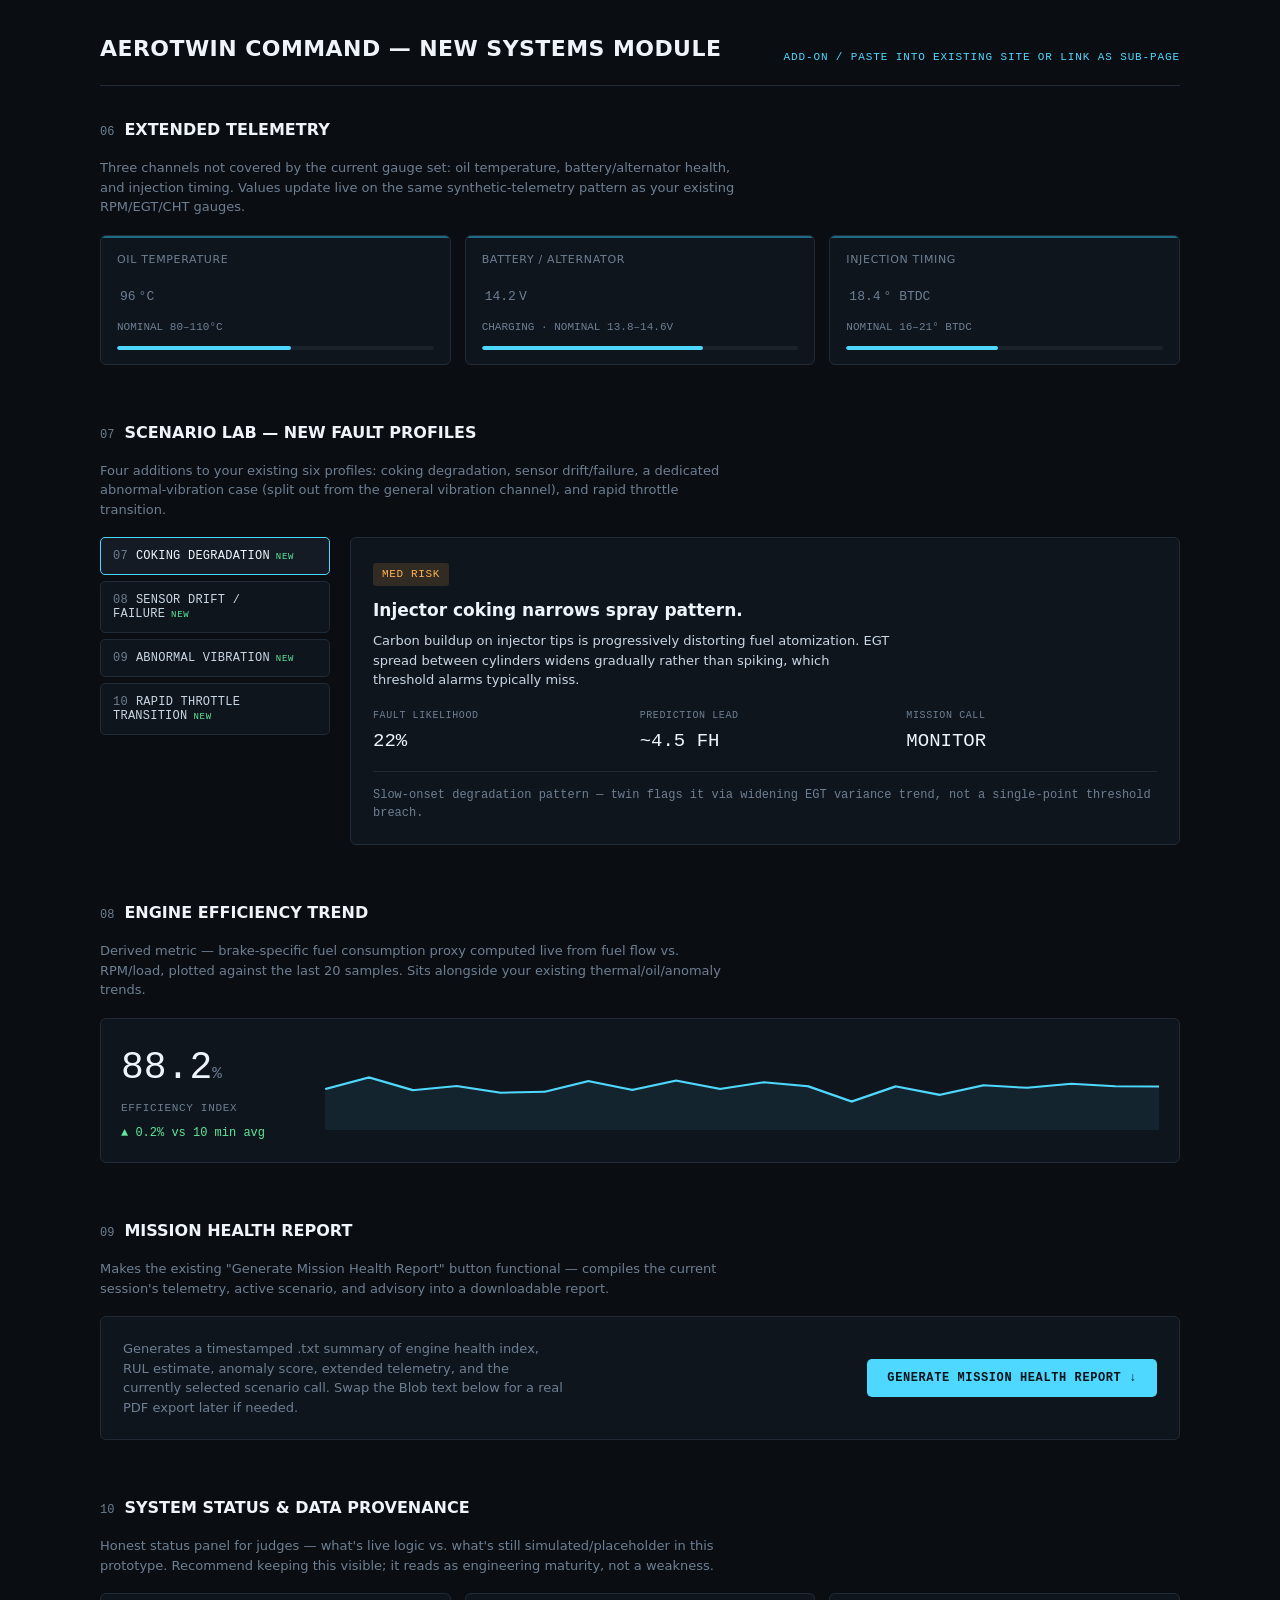
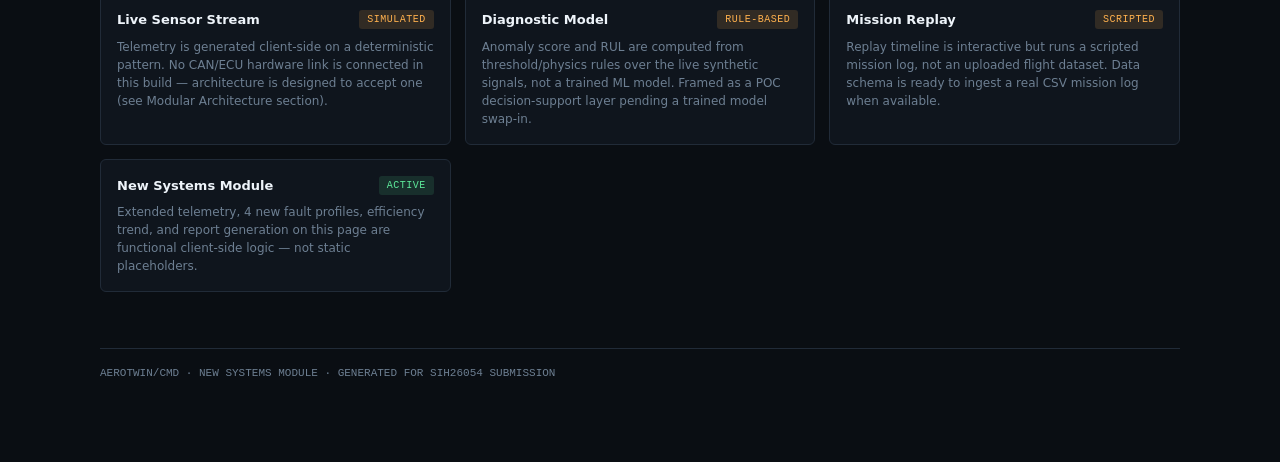
<file: new-systems.html>
<!DOCTYPE html>
<html lang="en">
<head>
<meta charset="UTF-8">
<meta name="viewport" content="width=device-width, initial-scale=1.0">
<title>AeroTwin Command | New Systems Module</title>
<style>
  :root{
    --bg:#0a0e13;
    --panel:#0f151d;
    --panel-2:#141b25;
    --line:#212b38;
    --cyan:#4fd8ff;
    --cyan-dim:#1c6b82;
    --amber:#ffb14e;
    --red:#ff5d5d;
    --green:#5de89a;
    --text:#c9d6e3;
    --text-dim:#6d7f92;
    --mono:'DM Mono','Courier New',monospace;
    --sans:'Inter',system-ui,sans-serif;
  }
  *{box-sizing:border-box;margin:0;padding:0;}
  body{
    background:var(--bg);
    color:var(--text);
    font-family:var(--sans);
    line-height:1.5;
    padding:32px 20px 80px;
  }
  .wrap{max-width:1080px;margin:0 auto;}
  header.mod{
    border-bottom:1px solid var(--line);
    padding-bottom:20px;
    margin-bottom:32px;
    display:flex;
    justify-content:space-between;
    align-items:flex-end;
    flex-wrap:wrap;
    gap:12px;
  }
  header.mod h1{
    font-size:22px;
    letter-spacing:.02em;
    font-weight:600;
    color:#eef4fa;
  }
  header.mod .tag{
    font-family:var(--mono);
    font-size:11px;
    color:var(--cyan);
    letter-spacing:.08em;
  }
  section{margin-bottom:56px;}
  .sec-head{
    display:flex;
    align-items:baseline;
    gap:10px;
    margin-bottom:16px;
  }
  .sec-head .idx{font-family:var(--mono);font-size:12px;color:var(--text-dim);}
  .sec-head h2{font-size:16px;font-weight:600;color:#eef4fa;}
  .sec-head p{font-size:13px;color:var(--text-dim);margin-top:2px;}
  .sub{font-size:13px;color:var(--text-dim);margin-bottom:18px;max-width:640px;}

  /* Telemetry gauges */
  .gauge-row{display:grid;grid-template-columns:repeat(auto-fit,minmax(190px,1fr));gap:14px;}
  .gauge{
    background:var(--panel);
    border:1px solid var(--line);
    border-radius:6px;
    padding:16px 16px 14px;
    position:relative;
    overflow:hidden;
  }
  .gauge::before{
    content:"";position:absolute;top:0;left:0;right:0;height:2px;
    background:var(--cyan-dim);
  }
  .gauge.warn::before{background:var(--amber);}
  .gauge.crit::before{background:var(--red);}
  .gauge .label{font-size:11px;color:var(--text-dim);text-transform:uppercase;letter-spacing:.06em;}
  .gauge .val{font-family:var(--mono);font-size:26px;color:#eef4fa;margin-top:6px;}
  .gauge .val span{font-size:13px;color:var(--text-dim);margin-left:3px;}
  .gauge .range{font-family:var(--mono);font-size:11px;color:var(--text-dim);margin-top:6px;}
  .gauge .bar{height:4px;background:#1a222c;border-radius:2px;margin-top:10px;overflow:hidden;}
  .gauge .bar i{display:block;height:100%;background:var(--cyan);border-radius:2px;transition:width .6s ease;}
  .gauge.warn .bar i{background:var(--amber);}
  .gauge.crit .bar i{background:var(--red);}

  /* Scenario lab plus */
  .scn-grid{display:grid;grid-template-columns:230px 1fr;gap:20px;}
  @media(max-width:720px){.scn-grid{grid-template-columns:1fr;}}
  .scn-list{display:flex;flex-direction:column;gap:6px;}
  .scn-btn{
    text-align:left;
    background:var(--panel);
    border:1px solid var(--line);
    color:var(--text);
    font-family:var(--mono);
    font-size:12px;
    padding:11px 12px;
    border-radius:5px;
    cursor:pointer;
    letter-spacing:.02em;
    transition:border-color .15s, background .15s;
  }
  .scn-btn:hover{border-color:var(--cyan-dim);}
  .scn-btn.active{background:var(--panel-2);border-color:var(--cyan);color:#eef4fa;}
  .scn-btn .n{color:var(--text-dim);margin-right:8px;}
  .scn-btn .new{color:var(--green);font-size:9px;letter-spacing:.08em;margin-left:6px;}
  .scn-detail{
    background:var(--panel);
    border:1px solid var(--line);
    border-radius:6px;
    padding:22px;
  }
  .scn-detail .risk{
    display:inline-block;font-family:var(--mono);font-size:11px;
    padding:3px 9px;border-radius:3px;letter-spacing:.06em;margin-bottom:12px;
  }
  .risk.low{background:rgba(93,232,154,.12);color:var(--green);}
  .risk.med{background:rgba(255,177,78,.14);color:var(--amber);}
  .risk.high{background:rgba(255,93,93,.14);color:var(--red);}
  .scn-detail h3{font-size:17px;color:#eef4fa;margin-bottom:8px;font-weight:600;}
  .scn-detail .interp{font-size:13px;color:var(--text);margin-bottom:18px;max-width:520px;}
  .scn-metrics{display:grid;grid-template-columns:repeat(3,1fr);gap:16px;margin-bottom:16px;}
  .scn-metrics div{font-family:var(--mono);}
  .scn-metrics .l{font-size:10px;color:var(--text-dim);text-transform:uppercase;letter-spacing:.06em;}
  .scn-metrics .v{font-size:19px;color:#eef4fa;margin-top:4px;}
  .scn-call{font-family:var(--mono);font-size:12px;color:var(--text-dim);border-top:1px solid var(--line);padding-top:14px;}
  .scn-call b{color:#eef4fa;}

  /* Efficiency */
  .eff-panel{
    background:var(--panel);border:1px solid var(--line);border-radius:6px;
    padding:20px;display:grid;grid-template-columns:180px 1fr;gap:24px;align-items:center;
  }
  @media(max-width:600px){.eff-panel{grid-template-columns:1fr;}}
  .eff-num{font-family:var(--mono);}
  .eff-num .v{font-size:38px;color:#eef4fa;}
  .eff-num .v span{font-size:16px;color:var(--text-dim);}
  .eff-num .l{font-size:11px;color:var(--text-dim);text-transform:uppercase;letter-spacing:.06em;margin-top:4px;}
  .eff-delta{font-size:12px;margin-top:8px;font-family:var(--mono);}
  .eff-delta.up{color:var(--green);}
  .eff-delta.down{color:var(--red);}
  svg#effSpark{width:100%;height:80px;display:block;}

  /* Report */
  .report-panel{
    background:var(--panel);border:1px solid var(--line);border-radius:6px;
    padding:22px;display:flex;justify-content:space-between;align-items:center;gap:20px;flex-wrap:wrap;
  }
  .report-panel p{font-size:13px;color:var(--text-dim);max-width:440px;}
  button.gen{
    font-family:var(--mono);font-size:12px;letter-spacing:.05em;
    background:var(--cyan);color:#04141c;border:none;
    padding:12px 20px;border-radius:5px;cursor:pointer;font-weight:600;
    white-space:nowrap;
  }
  button.gen:hover{background:#7ee4ff;}
  .report-status{font-family:var(--mono);font-size:11px;color:var(--green);margin-top:8px;display:none;}

  /* Transparency */
  .status-grid{display:grid;grid-template-columns:repeat(auto-fit,minmax(260px,1fr));gap:14px;}
  .status-card{
    background:var(--panel);border:1px solid var(--line);border-radius:6px;padding:16px;
  }
  .status-card .top{display:flex;justify-content:space-between;align-items:center;margin-bottom:8px;}
  .status-card h4{font-size:13px;color:#eef4fa;font-weight:600;}
  .pill{font-family:var(--mono);font-size:10px;padding:2px 8px;border-radius:3px;letter-spacing:.05em;}
  .pill.sim{background:rgba(255,177,78,.14);color:var(--amber);}
  .pill.live{background:rgba(93,232,154,.12);color:var(--green);}
  .status-card p{font-size:12px;color:var(--text-dim);}

  footer.mod{margin-top:40px;font-family:var(--mono);font-size:11px;color:var(--text-dim);border-top:1px solid var(--line);padding-top:16px;}
</style>
</head>
<body>
<div class="wrap">

  <header class="mod">
    <div>
      <h1>AEROTWIN COMMAND — NEW SYSTEMS MODULE</h1>
    </div>
    <div class="tag">ADD-ON / PASTE INTO EXISTING SITE OR LINK AS SUB-PAGE</div>
  </header>

  <!-- 1. Extended Telemetry -->
  <section id="extended-telemetry">
    <div class="sec-head"><span class="idx">06</span><h2>EXTENDED TELEMETRY</h2></div>
    <p class="sub">Three channels not covered by the current gauge set: oil temperature, battery/alternator health, and injection timing. Values update live on the same synthetic-telemetry pattern as your existing RPM/EGT/CHT gauges.</p>
    <div class="gauge-row">
      <div class="gauge" id="g-oiltemp">
        <div class="label">Oil Temperature</div>
        <div class="val"><span id="oiltemp-v">96</span><span>°C</span></div>
        <div class="range">NOMINAL 80–110°C</div>
        <div class="bar"><i id="oiltemp-bar" style="width:55%"></i></div>
      </div>
      <div class="gauge" id="g-batt">
        <div class="label">Battery / Alternator</div>
        <div class="val"><span id="batt-v">14.2</span><span>V</span></div>
        <div class="range">CHARGING · NOMINAL 13.8–14.6V</div>
        <div class="bar"><i id="batt-bar" style="width:70%"></i></div>
      </div>
      <div class="gauge" id="g-inj">
        <div class="label">Injection Timing</div>
        <div class="val"><span id="inj-v">18.4</span><span>° BTDC</span></div>
        <div class="range">NOMINAL 16–21° BTDC</div>
        <div class="bar"><i id="inj-bar" style="width:48%"></i></div>
      </div>
    </div>
  </section>

  <!-- 2. Scenario lab additions -->
  <section id="scenario-lab-plus">
    <div class="sec-head"><span class="idx">07</span><h2>SCENARIO LAB — NEW FAULT PROFILES</h2></div>
    <p class="sub">Four additions to your existing six profiles: coking degradation, sensor drift/failure, a dedicated abnormal-vibration case (split out from the general vibration channel), and rapid throttle transition.</p>
    <div class="scn-grid">
      <div class="scn-list" id="scnList"></div>
      <div class="scn-detail" id="scnDetail"></div>
    </div>
  </section>

  <!-- 3. Efficiency trend -->
  <section id="efficiency">
    <div class="sec-head"><span class="idx">08</span><h2>ENGINE EFFICIENCY TREND</h2></div>
    <p class="sub">Derived metric — brake-specific fuel consumption proxy computed live from fuel flow vs. RPM/load, plotted against the last 20 samples. Sits alongside your existing thermal/oil/anomaly trends.</p>
    <div class="eff-panel">
      <div class="eff-num">
        <div class="v" id="effVal">87.4<span>%</span></div>
        <div class="l">Efficiency Index</div>
        <div class="eff-delta up" id="effDelta">▲ 0.3% vs 10 min avg</div>
      </div>
      <svg id="effSpark" viewBox="0 0 400 80" preserveAspectRatio="none"></svg>
    </div>
  </section>

  <!-- 4. Mission health report -->
  <section id="report">
    <div class="sec-head"><span class="idx">09</span><h2>MISSION HEALTH REPORT</h2></div>
    <p class="sub">Makes the existing "Generate Mission Health Report" button functional — compiles the current session's telemetry, active scenario, and advisory into a downloadable report.</p>
    <div class="report-panel">
      <div>
        <p>Generates a timestamped .txt summary of engine health index, RUL estimate, anomaly score, extended telemetry, and the currently selected scenario call. Swap the Blob text below for a real PDF export later if needed.</p>
        <div class="report-status" id="reportStatus">✓ REPORT GENERATED — CHECK DOWNLOADS</div>
      </div>
      <button class="gen" id="genReportBtn">GENERATE MISSION HEALTH REPORT ↓</button>
    </div>
  </section>

  <!-- 5. Transparency / status -->
  <section id="transparency">
    <div class="sec-head"><span class="idx">10</span><h2>SYSTEM STATUS &amp; DATA PROVENANCE</h2></div>
    <p class="sub">Honest status panel for judges — what's live logic vs. what's still simulated/placeholder in this prototype. Recommend keeping this visible; it reads as engineering maturity, not a weakness.</p>
    <div class="status-grid">
      <div class="status-card">
        <div class="top"><h4>Live Sensor Stream</h4><span class="pill sim">SIMULATED</span></div>
        <p>Telemetry is generated client-side on a deterministic pattern. No CAN/ECU hardware link is connected in this build — architecture is designed to accept one (see Modular Architecture section).</p>
      </div>
      <div class="status-card">
        <div class="top"><h4>Diagnostic Model</h4><span class="pill sim">RULE-BASED</span></div>
        <p>Anomaly score and RUL are computed from threshold/physics rules over the live synthetic signals, not a trained ML model. Framed as a POC decision-support layer pending a trained model swap-in.</p>
      </div>
      <div class="status-card">
        <div class="top"><h4>Mission Replay</h4><span class="pill sim">SCRIPTED</span></div>
        <p>Replay timeline is interactive but runs a scripted mission log, not an uploaded flight dataset. Data schema is ready to ingest a real CSV mission log when available.</p>
      </div>
      <div class="status-card">
        <div class="top"><h4>New Systems Module</h4><span class="pill live">ACTIVE</span></div>
        <p>Extended telemetry, 4 new fault profiles, efficiency trend, and report generation on this page are functional client-side logic — not static placeholders.</p>
      </div>
    </div>
  </section>

  <footer class="mod">AEROTWIN/CMD · NEW SYSTEMS MODULE · GENERATED FOR SIH26054 SUBMISSION</footer>
</div>

<script>
/* ---------- Extended Telemetry: live-ish jitter ---------- */
function jitter(el, barEl, base, spread, unit, lo, hi, decimals){
  const v = base + (Math.random()-0.5)*spread;
  const pct = Math.max(0,Math.min(100, ((v-lo)/(hi-lo))*100));
  el.textContent = v.toFixed(decimals);
  if(barEl) barEl.style.width = pct+'%';
}
setInterval(()=>{
  jitter(document.getElementById('oiltemp-v'), document.getElementById('oiltemp-bar'), 96, 3, '°C', 60, 130, 0);
  jitter(document.getElementById('batt-v'), document.getElementById('batt-bar'), 14.2, 0.2, 'V', 12, 15, 1);
  jitter(document.getElementById('inj-v'), document.getElementById('inj-bar'), 18.4, 0.6, '°', 10, 28, 1);
}, 2500);

/* ---------- Scenario Lab additions ---------- */
const scenarios = [
  {
    id:'coking', num:'07', name:'COKING DEGRADATION', risk:'med',
    title:'Injector coking narrows spray pattern.',
    interp:'Carbon buildup on injector tips is progressively distorting fuel atomization. EGT spread between cylinders widens gradually rather than spiking, which threshold alarms typically miss.',
    fault:'22%', lead:'~4.5 FH', call:'MONITOR',
    note:'Slow-onset degradation pattern — twin flags it via widening EGT variance trend, not a single-point threshold breach.'
  },
  {
    id:'drift', num:'08', name:'SENSOR DRIFT / FAILURE', risk:'med',
    title:'CHT sensor reading diverges from physics-predicted state.',
    interp:'Twin detects a growing residual between observed CHT and the physics-informed expected value, with no matching change in correlated channels — signature of a failing sensor rather than a real thermal fault.',
    fault:'15%', lead:'—', call:'FLAG SENSOR',
    note:'Distinguishes sensor-trust issues from genuine engine faults — a key digital-twin capability threshold systems lack.'
  },
  {
    id:'vib', num:'09', name:'ABNORMAL VIBRATION', risk:'high',
    title:'Vibration RMS exceeds envelope independent of other channels.',
    interp:'A dedicated case split out from the general vibration channel: G-RMS rises sharply while EGT, oil pressure and fuel flow stay nominal — consistent with mechanical imbalance or a loosening mount rather than a combustion issue.',
    fault:'61%', lead:'~55 min', call:'REDUCE POWER',
    note:'Isolating vibration as its own profile lets the demo show a purely-mechanical fault path distinct from thermal/fuel faults.'
  },
  {
    id:'throttle', num:'10', name:'RAPID THROTTLE TRANSITION', risk:'low',
    title:'Fast power-lever change stresses transient response.',
    interp:'Simulates a rapid climb/abort throttle transition. Twin checks EGT and boost response lag against the transient physics model to confirm the engine tracks the commanded power change without lag or overshoot.',
    fault:'06%', lead:'—', call:'PROCEED',
    note:'Useful for showing the twin handles dynamic maneuvers, not just steady-state cruise, in the judging demo.'
  }
];

const listEl = document.getElementById('scnList');
const detailEl = document.getElementById('scnDetail');

function renderScenario(s){
  detailEl.innerHTML = `
    <span class="risk ${s.risk}">${s.risk.toUpperCase()} RISK</span>
    <h3>${s.title}</h3>
    <div class="interp">${s.interp}</div>
    <div class="scn-metrics">
      <div><div class="l">Fault Likelihood</div><div class="v">${s.fault}</div></div>
      <div><div class="l">Prediction Lead</div><div class="v">${s.lead}</div></div>
      <div><div class="l">Mission Call</div><div class="v">${s.call}</div></div>
    </div>
    <div class="scn-call">${s.note}</div>
  `;
}

scenarios.forEach((s,i)=>{
  const btn = document.createElement('button');
  btn.className = 'scn-btn' + (i===0?' active':'');
  btn.innerHTML = `<span class="n">${s.num}</span>${s.name}<span class="new">NEW</span>`;
  btn.addEventListener('click', ()=>{
    document.querySelectorAll('.scn-btn').forEach(b=>b.classList.remove('active'));
    btn.classList.add('active');
    renderScenario(s);
  });
  listEl.appendChild(btn);
});
renderScenario(scenarios[0]);

/* ---------- Efficiency trend ---------- */
const effHistory = Array.from({length:20}, ()=> 85 + Math.random()*5);
function drawSpark(){
  const svg = document.getElementById('effSpark');
  const w=400,h=80,max=95,min=80;
  const step = w/(effHistory.length-1);
  let d = effHistory.map((v,i)=>{
    const x = i*step;
    const y = h - ((v-min)/(max-min))*h;
    return `${i===0?'M':'L'}${x.toFixed(1)},${y.toFixed(1)}`;
  }).join(' ');
  svg.innerHTML = `
    <polyline points="${effHistory.map((v,i)=>`${(i*step).toFixed(1)},${(h-((v-min)/(max-min))*h).toFixed(1)}`).join(' ')}"
      fill="none" stroke="#4fd8ff" stroke-width="2"/>
    <path d="${d} L${w},${h} L0,${h} Z" fill="rgba(79,216,255,0.08)" stroke="none"/>
  `;
}
function tickEfficiency(){
  const last = effHistory[effHistory.length-1];
  const next = Math.max(80, Math.min(95, last + (Math.random()-0.5)*1.2));
  effHistory.push(next);
  effHistory.shift();
  document.getElementById('effVal').innerHTML = next.toFixed(1)+'<span>%</span>';
  const avg = effHistory.reduce((a,b)=>a+b,0)/effHistory.length;
  const delta = next-avg;
  const de = document.getElementById('effDelta');
  de.textContent = (delta>=0?'▲ ':'▼ ')+Math.abs(delta).toFixed(1)+'% vs 10 min avg';
  de.className = 'eff-delta '+(delta>=0?'up':'down');
  drawSpark();
}
tickEfficiency();
setInterval(tickEfficiency, 3000);

/* ---------- Mission health report ---------- */
document.getElementById('genReportBtn').addEventListener('click', ()=>{
  const now = new Date();
  const active = document.querySelector('.scn-btn.active').textContent.replace('NEW','').trim();
  const report = `AEROTWIN COMMAND — MISSION HEALTH REPORT
Generated: ${now.toISOString()}
Mission: MALE-07 / ALPHA MISSION

ENGINE HEALTH INDEX: 94.2 / 100 (NOMINAL / STABLE)
RUL ESTIMATE: 61 FH (91% confidence)
ANOMALY SCORE: 0.08 / 1.00 (model: rule-based, PI-AE v2.4 label)
MISSION RELIABILITY: 98.6%

EXTENDED TELEMETRY (at generation time):
  Oil Temperature: ${document.getElementById('oiltemp-v').textContent} °C
  Battery/Alternator: ${document.getElementById('batt-v').textContent} V
  Injection Timing: ${document.getElementById('inj-v').textContent} ° BTDC
  Efficiency Index: ${effHistory[effHistory.length-1].toFixed(1)} %

ACTIVE SCENARIO PROFILE: ${active}

ADVISORY: Continue mission. Maintain scheduled post-flight inspection.

--- DATA PROVENANCE ---
This report is generated from a simulated prototype telemetry stream, not
flight-validated data. Diagnostic scoring is rule-based over synthetic
signals. See System Status panel for full data provenance.
`;
  const blob = new Blob([report], {type:'text/plain'});
  const url = URL.createObjectURL(blob);
  const a = document.createElement('a');
  a.href = url;
  a.download = `aerotwin_mission_report_${now.toISOString().replace(/[:.]/g,'-')}.txt`;
  document.body.appendChild(a);
  a.click();
  document.body.removeChild(a);
  URL.revokeObjectURL(url);

  const status = document.getElementById('reportStatus');
  status.style.display = 'block';
  setTimeout(()=>{ status.style.display='none'; }, 4000);
});
</script>
</body>
</html>
</file>
<file: styles.css>
:root {
  --bg: #05090e;
  --bg-soft: #09131b;
  --panel: #0c171f;
  --panel-2: #0b141b;
  --paper: #edf7f6;
  --muted: #8da1aa;
  --line: rgba(143, 222, 220, .16);
  --line-bright: rgba(116, 244, 237, .45);
  --cyan: #72f5ef;
  --cyan-deep: #1b9fa6;
  --green: #7de9ad;
  --amber: #ffc065;
  --red: #ff6672;
  --body: Inter, ui-sans-serif, system-ui, -apple-system, BlinkMacSystemFont, "Segoe UI", sans-serif;
  --display: "Arial Narrow", "Roboto Condensed", "Helvetica Neue", Arial, sans-serif;
}

* { box-sizing: border-box; }
html { scroll-behavior: smooth; background: var(--bg); }
body { margin: 0; color: var(--paper); background: var(--bg); font-family: var(--body); overflow-x: hidden; }
a { color: inherit; text-decoration: none; }
button { font: inherit; cursor: pointer; }

.noise {
  position: fixed;
  inset: 0;
  z-index: 60;
  pointer-events: none;
  opacity: .045;
  mix-blend-mode: screen;
  background-image: url("data:image/svg+xml,%3Csvg viewBox='0 0 180 180' xmlns='http://www.w3.org/2000/svg'%3E%3Cfilter id='n'%3E%3CfeTurbulence type='fractalNoise' baseFrequency='.9' numOctaves='2' stitchTiles='stitch'/%3E%3C/filter%3E%3Crect width='100%25' height='100%25' filter='url(%23n)'/%3E%3C/svg%3E");
}

.cursor-glow {
  position: fixed;
  z-index: 0;
  left: 50%;
  top: 50%;
  width: 28rem;
  height: 28rem;
  border-radius: 50%;
  pointer-events: none;
  opacity: .75;
  transform: translate(-50%, -50%);
  background: radial-gradient(circle, rgba(62, 224, 216, .07), transparent 65%);
  transition: left .2s ease-out, top .2s ease-out;
}

.nav-shell {
  position: fixed;
  z-index: 40;
  top: 0;
  left: 0;
  right: 0;
  height: 78px;
  padding: 0 clamp(20px, 5vw, 75px);
  display: flex;
  align-items: center;
  border-bottom: 1px solid transparent;
  transition: height .3s ease, background .3s ease, border-color .3s ease;
}
.nav-shell.scrolled { height: 64px; border-color: var(--line); background: rgba(5, 9, 14, .8); backdrop-filter: blur(16px); }

.brand {
  display: flex;
  align-items: center;
  gap: 10px;
  font-family: var(--display);
  font-size: 15px;
  font-weight: 900;
  letter-spacing: .18em;
}
.brand > span:last-child { margin-left: -8px; color: #77919b; }
.brand-mark { position: relative; width: 25px; height: 25px; border: 2px solid var(--paper); border-left-color: transparent; transform: skewY(-18deg); }
.brand-mark i { position: absolute; left: -2px; bottom: -2px; width: 12px; height: 4px; background: var(--cyan); }

nav { display: flex; gap: clamp(16px, 2.5vw, 34px); margin-left: auto; margin-right: 34px; }
nav a { color: #a3b6bd; font-size: 10px; font-weight: 800; letter-spacing: .13em; text-transform: uppercase; transition: color .2s ease; }
nav a:hover { color: var(--cyan); }
.nav-live { display: flex; gap: 8px; align-items: center; color: #92c8c4; font-size: 9px; font-weight: 800; letter-spacing: .12em; }
.nav-live i, .stream-meta i, .fuse-note i { width: 7px; height: 7px; display: inline-block; border-radius: 50%; background: var(--cyan); box-shadow: 0 0 0 0 rgba(114, 245, 239, .6); animation: heartbeat 1.8s infinite; }

.hero {
  position: relative;
  min-height: min(900px, 100vh);
  isolation: isolate;
  overflow: hidden;
  padding: 160px clamp(22px, 8vw, 140px) 60px;
  background:
    radial-gradient(circle at 67% 37%, rgba(39, 150, 161, .21), transparent 16rem),
    linear-gradient(110deg, #05090e 15%, #0e2732 48%, #071118 77%, #05090e);
}
.hero::before {
  content: "";
  position: absolute;
  z-index: -2;
  inset: 0;
  background: linear-gradient(90deg, rgba(5, 9, 14, .98), rgba(5, 9, 14, .74) 42%, rgba(5, 9, 14, .2) 70%, rgba(5, 9, 14, .86)), linear-gradient(180deg, transparent 60%, #05090e 96%);
}
.hero::after {
  content: "";
  position: absolute;
  z-index: -1;
  top: 54%;
  left: 0;
  right: 0;
  height: 1px;
  background: linear-gradient(90deg, transparent, rgba(116, 244, 237, .48), transparent);
  box-shadow: 0 0 35px rgba(116, 244, 237, .28);
}
.hero-grid, .twin-grid, .map-grid {
  background-image: linear-gradient(rgba(113, 242, 236, .065) 1px, transparent 1px), linear-gradient(90deg, rgba(113, 242, 236, .065) 1px, transparent 1px);
  background-size: 54px 54px;
}
.hero-grid {
  position: absolute;
  z-index: -1;
  inset: 0;
  opacity: .58;
  mask-image: linear-gradient(90deg, transparent, black 51%, transparent);
  transform: perspective(850px) rotateX(65deg) translateY(30%);
  transform-origin: bottom;
}
.hero-beam {
  position: absolute;
  z-index: -1;
  top: -40%;
  left: 51%;
  width: 125px;
  height: 130%;
  opacity: .38;
  background: linear-gradient(90deg, transparent, rgba(115, 244, 237, .08), transparent);
  transform: rotate(27deg);
  filter: blur(4px);
  animation: scan 8s linear infinite;
}
.hero-copy { position: relative; z-index: 3; max-width: 650px; }
.eyebrow { margin: 0 0 18px; color: #8fa9b2; font-size: 10px; font-weight: 800; letter-spacing: .2em; text-transform: uppercase; }
h1, h2, h3, p { margin-top: 0; }
h1, h2, h3 { font-family: var(--display); font-weight: 900; text-transform: uppercase; }
h1 { margin-bottom: 27px; font-size: clamp(48px, 6.5vw, 100px); letter-spacing: -.06em; line-height: .89; }
h1 em, h2 em { color: var(--cyan); font-style: normal; text-shadow: 0 0 25px rgba(114, 245, 239, .15); }
.lede { max-width: 510px; color: #b4c4c9; font-size: clamp(14px, 1.2vw, 17px); line-height: 1.67; }
.hero-actions { display: flex; align-items: center; gap: 26px; margin-top: 33px; }
.button { min-height: 49px; display: inline-flex; align-items: center; justify-content: center; gap: 21px; padding: 0 17px 0 20px; border: 1px solid var(--cyan); font-size: 10px; font-weight: 900; letter-spacing: .14em; text-transform: uppercase; transition: transform .22s ease, box-shadow .22s ease, background .22s ease; }
.button.primary { color: #082225; background: var(--cyan); }
.button b { font-size: 17px; }
.button.primary:hover { background: #b7fffa; box-shadow: 0 0 28px rgba(114, 245, 239, .36); transform: translateY(-2px); }
.brief-button { border: 0; padding: 0; color: #d3e4e5; background: transparent; font-size: 10px; font-weight: 800; letter-spacing: .13em; }
.brief-button:hover { color: var(--cyan); }
.brief-button i { width: 23px; height: 23px; margin-right: 8px; display: inline-grid; place-items: center; border: 1px solid rgba(114, 245, 239, .6); color: var(--cyan); font-size: 8px; font-style: normal; }
.hero-specs { display: flex; gap: clamp(24px, 4vw, 55px); margin-top: 60px; }
.hero-specs div { display: grid; gap: 4px; }
.hero-specs strong { color: var(--cyan); font-family: var(--display); font-size: 26px; letter-spacing: -.03em; }
.hero-specs span { color: #7b929c; font-size: 9px; font-weight: 800; letter-spacing: .13em; text-transform: uppercase; }

.uav-stage { position: absolute; z-index: 1; right: clamp(-165px, -3vw, -30px); bottom: -30px; width: min(69vw, 920px); height: min(74vw, 700px); pointer-events: none; }
.uav-stage svg { position: absolute; top: 8%; left: 0; width: 100%; height: 86%; overflow: visible; filter: drop-shadow(0 23px 35px rgba(0, 0, 0, .48)); animation: uav-float 8s ease-in-out infinite; }
.uav { animation: uav-tilt 10s ease-in-out infinite; transform-origin: 429px 270px; }
.wing-fill { fill: url(#wingGradient); opacity: .59; }
.wing-fill.flip { transform: scaleX(-1); transform-origin: 456px 287px; }
.wing-line, .body-line { fill: none; stroke: #b0e9e6; stroke-width: 2; opacity: .8; }
.body { fill: url(#bodyGradient); stroke: #c4f5ef; stroke-width: 2; }
.tail { fill: none; stroke: #aee4e1; stroke-width: 3; }
.engine-orbit { fill: none; stroke: #74f5ef; stroke-width: 1.7; stroke-dasharray: 4 8; transform-origin: 429px 194px; animation: orbit-spin 8s linear infinite; }
.engine-core { fill: #0e4e57; stroke: #8ff8f1; stroke-width: 2; filter: url(#glow); }
.engine-hotspot { fill: #dffffd; animation: core-pulse 1.7s ease-in-out infinite; }
.sensor-line { fill: none; stroke: #75f5ef; stroke-width: 1.4; stroke-dasharray: 5 5; }
.sensor-node { fill: var(--cyan); filter: url(#glow); }
.flight-path { fill: none; stroke: var(--cyan); stroke-width: 1.4; stroke-dasharray: 6 11; opacity: .58; animation: dash 4s linear infinite; }
.flight-path.secondary { opacity: .22; animation-duration: 7s; }
.svg-labels text { fill: #9ed2d0; font-family: var(--body); font-size: 12px; letter-spacing: 2px; opacity: .8; }
.stage-label { position: absolute; color: #a2d2d2; font-size: 9px; font-weight: 800; letter-spacing: .15em; text-transform: uppercase; }
.label-alt { top: 25%; right: 10%; }.label-route { bottom: 27%; left: 8%; }.label-sync { right: 2%; bottom: 17%; color: var(--cyan); }
.radar-ring { position: absolute; left: 50%; top: 43%; border: 1px solid rgba(116, 244, 237, .21); border-radius: 50%; transform: translate(-50%, -50%) rotate(-20deg); }
.ring-one { width: 410px; height: 285px; }.ring-two { width: 510px; height: 360px; border-color: rgba(116, 244, 237, .1); transform: translate(-50%, -50%) rotate(23deg); }
.hero-health { position: absolute; top: 30%; right: 13%; display: grid; gap: 2px; padding: 13px 16px; border: 1px solid rgba(123, 244, 237, .3); background: rgba(4, 19, 24, .67); backdrop-filter: blur(8px); }
.hero-health span, .hero-health small { color: #8ca5ad; font-size: 8px; font-weight: 800; letter-spacing: .15em; }.hero-health strong { color: var(--cyan); font-family: var(--display); font-size: 33px; letter-spacing: -.04em; line-height: 1; }
.scroll-note { position: absolute; bottom: 28px; left: clamp(22px, 8vw, 140px); display: flex; gap: 12px; align-items: center; color: #78909a; font-size: 9px; font-weight: 800; letter-spacing: .18em; }.scroll-note i { width: 52px; height: 1px; background: linear-gradient(90deg, var(--cyan), transparent); }
.intro { opacity: 0; transform: translateY(17px); animation: intro .8s .15s forwards; }.intro-delay-1 { animation-delay: .3s; }.intro-delay-2 { animation-delay: .45s; }.intro-delay-3 { animation-delay: .58s; }.intro-delay-4 { animation-delay: .7s; }

.command-section, .scenario-section, .replay-section, .architecture-section { position: relative; padding: 128px clamp(22px, 6vw, 102px); }
.command-section { background: linear-gradient(180deg, var(--bg), #071117 40%, #071015); }.command-section::before { content: ""; position: absolute; top: 0; left: 7%; right: 7%; height: 1px; background: linear-gradient(90deg, transparent, rgba(116, 244, 237, .4), transparent); }
.section-head { max-width: 1320px; display: flex; justify-content: space-between; gap: 50px; margin: 0 auto 48px; }.section-head > div { max-width: 760px; }.section-head > p { max-width: 360px; margin-top: 20px; color: #91a5ad; font-size: 13px; line-height: 1.7; }
h2 { margin-bottom: 0; font-size: clamp(38px, 4.6vw, 70px); letter-spacing: -.055em; line-height: .9; }

.command-frame { max-width: 1320px; margin: 0 auto; border: 1px solid rgba(121, 237, 232, .24); background: linear-gradient(135deg, rgba(23, 46, 54, .48), rgba(7, 15, 22, .96) 32%), #071018; box-shadow: 0 38px 90px rgba(0, 0, 0, .36), inset 0 1px 0 rgba(237, 255, 255, .06); }
.frame-top { min-height: 77px; padding: 15px 19px; display: flex; align-items: center; justify-content: space-between; border-bottom: 1px solid var(--line); }.mission-name, .stream-meta { display: flex; align-items: center; gap: 12px; }.mission-name > span { width: 34px; height: 34px; display: grid; place-items: center; border: 1px solid var(--cyan); color: var(--cyan); font-family: var(--display); font-size: 15px; font-weight: 900; }.mission-name strong, .mission-name small { display: block; }.mission-name strong { color: #daedee; font-size: 10px; letter-spacing: .12em; }.mission-name small { margin-top: 4px; color: #6f8993; font-size: 8px; font-weight: 800; letter-spacing: .12em; }.stream-meta { color: #8daeb0; font-size: 9px; font-weight: 800; letter-spacing: .11em; }.stream-meta > span { color: #96d1ce; }.stream-meta button, .replay-head button { width: 31px; height: 31px; border: 1px solid rgba(123, 235, 229, .35); color: var(--cyan); background: rgba(82, 217, 214, .07); font-size: 13px; }
.metrics { display: grid; grid-template-columns: repeat(4, 1fr); border-bottom: 1px solid var(--line); }.metric { min-height: 145px; padding: 20px 19px; border-right: 1px solid var(--line); background: linear-gradient(140deg, rgba(131, 232, 229, .035), transparent 55%); }.metric:last-child { border: 0; }.metric p { margin-bottom: 13px; color: #85a0ab; font-size: 9px; font-weight: 800; letter-spacing: .14em; }.metric > strong { font-family: var(--display); font-size: clamp(33px, 3.1vw, 48px); letter-spacing: -.05em; line-height: 1; }.metric > small { margin-left: 5px; color: #91a9b3; font-size: 10px; font-weight: 800; }.metric > span { display: block; margin-top: 14px; color: #7d949d; font-size: 8px; font-weight: 800; letter-spacing: .12em; }.metric > span b { color: #b3efec; }.metric.health > strong { color: var(--cyan); }.metric.health > div { height: 3px; margin-top: 14px; overflow: hidden; background: rgba(104, 197, 197, .13); }.metric.health > div i { display: block; width: 94.2%; height: 100%; background: var(--cyan); box-shadow: 0 0 10px rgba(112, 243, 238, .75); transition: width .7s ease, background .4s ease; }
.monitor-grid { display: grid; grid-template-columns: minmax(0, 1.35fr) minmax(320px, .65fr); }.twin-panel { border-right: 1px solid var(--line); }.panel-title { height: 44px; padding: 0 17px; display: flex; align-items: center; justify-content: space-between; border-bottom: 1px solid var(--line); color: #8fa6ad; font-size: 9px; font-weight: 800; letter-spacing: .13em; }.panel-title small { color: var(--cyan); font-size: 8px; letter-spacing: .1em; }
.engine-view { position: relative; height: 298px; overflow: hidden; background: radial-gradient(circle at 50% 53%, rgba(62, 194, 193, .16), transparent 28%), radial-gradient(circle at 50% 53%, rgba(52, 123, 132, .1), transparent 47%), #07121a; }.twin-grid { position: absolute; inset: 0; opacity: .43; background-size: 34px 34px; mask-image: radial-gradient(circle at center, black, transparent 77%); }.orbit { position: absolute; left: 50%; top: 51%; border: 1px solid rgba(104, 239, 234, .28); border-radius: 50%; transform: translate(-50%, -50%) rotate(-24deg); }.orbit.large { width: 285px; height: 165px; border-color: rgba(120, 241, 236, .11); animation: spin-large 17s linear infinite; }.orbit.small { width: 235px; height: 132px; animation: spin-small 12s linear infinite; }
.css-engine { position: absolute; left: 50%; top: 51%; width: 205px; height: 116px; transform: translate(-50%, -50%); filter: drop-shadow(0 12px 22px rgba(0, 0, 0, .36)); transition: filter .4s ease; }.case { position: absolute; left: 47px; top: 34px; width: 115px; height: 54px; border: 2px solid #9bc7c8; border-radius: 20px 13px 13px 20px; background: linear-gradient(145deg, #357279, #11272f 72%); box-shadow: inset -11px -4px 22px rgba(1, 14, 19, .7), 0 0 0 4px rgba(89, 240, 232, .04); }.case::before { content: ""; position: absolute; inset: 10px 13px; border-top: 1px solid rgba(209, 255, 251, .55); border-bottom: 1px solid rgba(71, 201, 201, .33); }.case i { position: relative; left: 19px; top: 16px; display: block; width: 72px; height: 3px; margin-bottom: 6px; background: rgba(190, 245, 241, .4); }.cylinder { position: absolute; width: 29px; height: 59px; border: 2px solid #a0d5d2; border-radius: 8px 8px 4px 4px; background: linear-gradient(90deg, #1a4951, #588f8d, #163941); }.cylinder::before { content: ""; position: absolute; top: -12px; left: 6px; width: 13px; height: 12px; border: 1px solid #9adbd8; border-bottom: 0; }.cylinder b { position: absolute; left: 5px; bottom: 7px; width: 15px; height: 7px; border: 1px solid #d4f2eb; border-radius: 2px; animation: piston .65s linear infinite; }.c1 { left: 43px; top: 13px; transform: rotate(-16deg); }.c2 { left: 70px; top: 7px; transform: rotate(-7deg); }.c3 { right: 70px; top: 7px; transform: rotate(7deg); }.c4 { right: 43px; top: 13px; transform: rotate(16deg); }.c2 b, .c4 b { animation-delay: -.32s; }.prop { position: absolute; left: 10px; top: 42px; width: 37px; height: 37px; animation: prop-spin .21s linear infinite; }.prop i, .prop b { position: absolute; left: 17px; top: -19px; width: 5px; height: 74px; border-radius: 50%; background: linear-gradient(#7fe3df, #1a555d); }.prop b { transform: rotate(90deg); }.prop em { position: absolute; left: 12px; top: 12px; width: 14px; height: 14px; border: 2px solid #d6f4ef; border-radius: 50%; background: #31757b; }.beacon { position: absolute; right: 0; top: 46px; width: 9px; height: 9px; border-radius: 50%; background: var(--cyan); box-shadow: 0 0 13px var(--cyan); animation: core-pulse 1.4s infinite; }
.data-tag { position: absolute; padding: 5px 7px; border-left: 1px solid var(--cyan); color: #8ea8b0; background: rgba(6, 23, 29, .68); font-size: 8px; font-weight: 800; letter-spacing: .09em; }.data-tag b { margin-left: 4px; color: #e1f2f3; }.tag-rpm { top: 26%; left: 8%; }.tag-egt { top: 30%; right: 9%; }.tag-oil { right: 17%; bottom: 18%; }.fuse-note { position: absolute; bottom: 13px; left: 15px; display: flex; gap: 7px; align-items: center; color: #809ba5; font-size: 8px; font-weight: 800; letter-spacing: .12em; }.fuse-note i { width: 5px; height: 5px; }
.sensor-strip { display: grid; grid-template-columns: repeat(4, 1fr); padding: 13px 15px; border-top: 1px solid var(--line); background: rgba(4, 12, 17, .43); }.sensor-strip span { padding-left: 12px; border-left: 1px solid var(--line); color: #78949f; font-size: 8px; font-weight: 800; letter-spacing: .1em; }.sensor-strip span:first-child { padding-left: 0; border-left: 0; }.sensor-strip b { display: block; margin-bottom: 4px; color: #e8f8f8; font-family: var(--display); font-size: 18px; letter-spacing: -.02em; }
.insight-panel { background: linear-gradient(145deg, rgba(37, 71, 79, .12), transparent 54%); }.diagnostic { display: flex; gap: 13px; align-items: center; margin: 20px 17px 18px; padding: 14px 0 17px; border-bottom: 1px solid var(--line); }.status-symbol { width: 36px; height: 36px; flex: 0 0 auto; display: grid; place-items: center; border: 1px solid var(--green); border-radius: 50%; color: var(--green); background: rgba(121, 230, 170, .06); font-size: 18px; }.diagnostic strong { color: #e5f1f1; font-size: 13px; }.diagnostic p { margin: 4px 0 0; color: #879fa8; font-size: 10px; line-height: 1.4; }.evidence { padding: 0 17px; }.evidence-head { display: flex; justify-content: space-between; gap: 10px; margin-bottom: 14px; color: #829da5; font-size: 8px; font-weight: 800; letter-spacing: .1em; }.evidence-head b { color: #a8e2dd; font-size: 8px; white-space: nowrap; }.evidence-row { display: grid; grid-template-columns: 82px 1fr 60px; gap: 9px; align-items: center; margin: 11px 0; color: #a0b6bd; font-size: 9px; font-weight: 700; }.evidence-row > i { display: block; height: 3px; overflow: hidden; background: rgba(131, 194, 199, .14); }.evidence-row > i b { display: block; width: 15%; height: 100%; background: var(--green); box-shadow: 0 0 8px currentColor; transition: width .6s ease, background .35s ease; }.evidence-row em { color: #81aaa8; font-size: 8px; font-style: normal; letter-spacing: .04em; text-align: right; }.advisory { margin: 20px 17px 0; padding: 12px; border: 1px solid rgba(106, 226, 218, .17); background: rgba(105, 226, 216, .045); }.advisory span { color: #8cc2c1; font-size: 8px; font-weight: 800; letter-spacing: .12em; }.advisory p { margin: 7px 0 0; color: #d0e1e3; font-size: 10px; line-height: 1.48; }
.charts { display: grid; grid-template-columns: repeat(3, 1fr); border-top: 1px solid var(--line); }.chart-card { min-width: 0; padding: 16px; border-right: 1px solid var(--line); background: rgba(6, 18, 24, .3); }.chart-card:last-child { border: 0; }.chart-card > div { position: relative; }.chart-card > div span { display: block; color: #a3bdc2; font-size: 9px; font-weight: 800; letter-spacing: .12em; }.chart-card > div small { display: block; margin-top: 4px; color: #607a83; font-size: 7px; font-weight: 800; letter-spacing: .12em; }.chart-card > div b { position: absolute; top: 0; right: 0; color: #8ad5d1; font-size: 8px; letter-spacing: .1em; }.chart-card svg { width: 100%; height: 91px; margin-top: 5px; overflow: visible; }.chart-card line { stroke: rgba(137, 203, 203, .11); stroke-width: 1; }.chart-card polyline { fill: none; stroke: var(--cyan); stroke-width: 2.3; stroke-linecap: round; stroke-linejoin: round; vector-effect: non-scaling-stroke; filter: drop-shadow(0 0 5px rgba(112, 243, 238, .45)); transition: points .6s ease; }.chart-card polyline.secondary { stroke: #7f9eaa; stroke-width: 1.4; opacity: .8; }.chart-card p { display: flex; gap: 5px; align-items: center; margin: 0; color: #728d96; font-size: 7px; font-weight: 800; letter-spacing: .08em; }.chart-card p i { width: 8px; height: 2px; background: var(--cyan); }.chart-card p i.slate { margin-left: 5px; background: #7f9eaa; }.chart-card p i.dash { margin-left: 5px; background: repeating-linear-gradient(90deg, #637e84 0 3px, transparent 3px 5px); }.chart-card p span { margin-left: auto; }

.scenario-section { overflow: hidden; background: radial-gradient(circle at 72% 56%, rgba(104, 90, 33, .11), transparent 26rem), linear-gradient(180deg, #071015, #090d10); }.ghost-word { position: absolute; top: 155px; right: -34px; color: rgba(123, 234, 230, .025); font-family: var(--display); font-size: clamp(100px, 20vw, 310px); font-weight: 900; letter-spacing: -.09em; line-height: .75; pointer-events: none; }.scenario-grid { position: relative; max-width: 1320px; display: grid; grid-template-columns: minmax(280px, .66fr) minmax(360px, 1.34fr); margin: 0 auto; border-top: 1px solid var(--line); border-bottom: 1px solid var(--line); }.scenario-menu { padding: 29px 28px 29px 0; border-right: 1px solid var(--line); }.scenario-menu > p { margin-bottom: 19px; color: #88a1a7; font-size: 9px; font-weight: 800; letter-spacing: .15em; }.scenario-menu button { width: 100%; display: grid; grid-template-columns: 27px 1fr 15px; align-items: center; padding: 13px 14px; border: 1px solid transparent; color: #8da2a9; background: transparent; text-align: left; font-size: 10px; font-weight: 800; letter-spacing: .1em; transition: color .25s, background .25s, border-color .25s; }.scenario-menu button span { color: #607a81; font-family: var(--display); font-size: 13px; }.scenario-menu button b { color: transparent; font-size: 14px; }.scenario-menu button:hover { color: #d1eced; background: rgba(113, 244, 237, .045); }.scenario-menu button.active { border-color: rgba(112, 243, 238, .35); color: var(--cyan); background: linear-gradient(90deg, rgba(114, 243, 238, .1), transparent); }.scenario-menu button.active b { color: var(--cyan); }
.scenario-result { position: relative; padding: 34px 40px; background: linear-gradient(125deg, rgba(29, 62, 68, .23), rgba(8, 17, 22, .44)); }.scenario-result::after { content: ""; position: absolute; top: 0; right: 0; width: 35%; height: 1px; background: var(--cyan); }.scenario-top { display: flex; justify-content: space-between; color: #95adb4; font-size: 9px; font-weight: 800; letter-spacing: .13em; }.scenario-top b { color: var(--green); }.result-label { margin: 54px 0 8px; color: #78949d; font-size: 9px; font-weight: 800; letter-spacing: .14em; }.scenario-result h3 { max-width: 550px; margin-bottom: 14px; font-size: clamp(27px, 3vw, 43px); letter-spacing: -.04em; line-height: .95; }.scenario-result > p:not(.result-label) { max-width: 560px; color: #91a6ad; font-size: 13px; line-height: 1.65; }.result-metrics { display: grid; grid-template-columns: repeat(3, 1fr); gap: 14px; margin-top: 31px; }.result-metrics div { display: grid; gap: 6px; padding-left: 13px; border-left: 1px solid var(--line-bright); }.result-metrics span { color: #76919a; font-size: 8px; font-weight: 800; letter-spacing: .11em; }.result-metrics strong { color: #e6f2f3; font-family: var(--display); font-size: 20px; letter-spacing: -.025em; }.result-foot { display: flex; gap: 10px; align-items: center; margin-top: 29px; padding-top: 14px; border-top: 1px solid var(--line); color: #8fa8ae; font-size: 10px; line-height: 1.4; }.result-foot i { flex: 0 0 31px; height: 1px; background: var(--cyan); box-shadow: 0 0 9px var(--cyan); }

.replay-section { background: #070b10; }.replay-shell { max-width: 1320px; min-height: 390px; display: grid; grid-template-columns: 1.1fr .9fr; margin: 0 auto; border: 1px solid var(--line); background: #091118; }.mission-map { position: relative; min-height: 365px; overflow: hidden; border-right: 1px solid var(--line); background: radial-gradient(ellipse at 61% 49%, rgba(48, 141, 150, .15), transparent 40%), #07121a; }.map-grid { position: absolute; inset: 0; opacity: .45; background-size: 38px 38px; }.mission-map svg { position: absolute; inset: 0; width: 100%; height: 100%; overflow: visible; }.route-shadow { fill: none; stroke: rgba(107, 240, 235, .14); stroke-width: 9; filter: blur(6px); }.route { fill: none; stroke: url(#routeGradient); stroke-width: 2.1; stroke-dasharray: 7 5; }.route-start { fill: var(--cyan); }.route-end { fill: var(--amber); }.route-event { fill: none; stroke: var(--amber); stroke-width: 1; opacity: .8; transform-origin: 527px 157px; animation: map-pulse 1.8s infinite; }.map-uav { fill: #e1ffff; filter: drop-shadow(0 0 5px #70f3ee); transition: transform .5s ease; }.map-label { position: absolute; color: #8ba5ae; font-size: 8px; font-weight: 800; letter-spacing: .13em; }.map-label.start { bottom: 55px; left: 9%; }.map-label.event { top: 45%; right: 17%; color: #efbe73; }.map-label.end { top: 38px; right: 6%; }.replay-panel { padding: 25px 29px; }.replay-head { display: flex; align-items: center; justify-content: space-between; }.replay-head span { display: block; color: #809ba5; font-size: 9px; font-weight: 800; letter-spacing: .14em; }.replay-head strong { display: block; margin-top: 6px; color: #e4f4f3; font-family: var(--display); font-size: 25px; letter-spacing: -.02em; }input[type="range"] { width: 100%; height: 4px; margin: 39px 0 0; accent-color: var(--cyan); cursor: pointer; }.time-scale { display: flex; justify-content: space-between; margin-top: 9px; color: #687f88; font-size: 8px; font-weight: 800; letter-spacing: .08em; }.event-list { margin-top: 24px; }.event-list p { display: grid; grid-template-columns: 37px 11px 1fr; gap: 9px; align-items: start; margin: 0; padding: 7px 0; color: #91a8af; font-size: 10px; line-height: 1.4; }.event-list span { color: #728f98; font-size: 8px; font-weight: 800; }.event-list i { width: 6px; height: 6px; margin-top: 4px; border-radius: 50%; }.event-list i.ok { background: var(--green); }.event-list i.warn { background: var(--amber); box-shadow: 0 0 8px var(--amber); }.event-list b { color: #d5e5e7; }.event-list .active-event { margin-left: -9px; padding-left: 8px; border-left: 1px solid var(--amber); background: linear-gradient(90deg, rgba(255, 189, 97, .07), transparent); }.report-button { width: 100%; margin-top: 20px; padding: 12px; border: 1px solid rgba(113, 242, 237, .27); color: #9cd8d4; background: transparent; font-size: 9px; font-weight: 800; letter-spacing: .11em; transition: color .2s, background .2s; }.report-button b { float: right; font-size: 14px; line-height: 8px; }.report-button:hover { color: #052226; background: var(--cyan); }

.architecture-section { padding-bottom: 95px; background: linear-gradient(160deg, #08121a, #05090e 69%); }.architecture-title, .architecture-flow, .architecture-note { max-width: 1320px; margin-left: auto; margin-right: auto; }.architecture-title h2 { margin-bottom: 55px; }.architecture-flow { display: grid; grid-template-columns: 1fr 110px 1fr 110px 1fr; align-items: center; }.architecture-flow article { min-height: 229px; padding: 23px; border: 1px solid var(--line); background: linear-gradient(145deg, rgba(64, 162, 162, .07), transparent); }.architecture-flow article > span { color: var(--cyan); font-family: var(--display); font-size: 22px; font-weight: 800; }.architecture-flow h3 { margin: 14px 0 8px; font-size: 26px; letter-spacing: -.035em; }.architecture-flow p { margin: 0; color: #849ba3; font-size: 11px; line-height: 1.55; }.flow { height: 1px; overflow: hidden; background: rgba(115, 238, 233, .27); }.flow i { display: block; width: 26px; height: 100%; background: var(--cyan); box-shadow: 0 0 12px var(--cyan); animation: line-travel 2.3s linear infinite; }.arch-icon { position: relative; width: 48px; height: 37px; margin-top: 17px; }.sensors i { position: absolute; bottom: 0; width: 6px; background: var(--cyan); box-shadow: 0 0 6px rgba(112, 243, 238, .75); }.sensors i:nth-child(1) { left: 3px; height: 13px; }.sensors i:nth-child(2) { left: 17px; height: 27px; }.sensors i:nth-child(3) { left: 31px; height: 20px; }.twin { border: 1px solid var(--cyan); transform: rotate(45deg); }.twin i, .twin b { position: absolute; border: 1px solid var(--cyan); border-radius: 50%; }.twin i { inset: 8px; }.twin b { inset: 16px; background: var(--cyan); box-shadow: 0 0 11px var(--cyan); }.act { display: grid; place-items: center; border: 1px solid var(--cyan); color: var(--cyan); font-size: 22px; }.architecture-note { max-width: 720px; margin-top: 42px; color: #78919a; font-size: 11px; line-height: 1.6; text-align: center; }

.modal { position: fixed; z-index: 80; inset: 0; display: grid; place-items: center; padding: 20px; opacity: 0; pointer-events: none; background: rgba(3, 7, 11, .78); backdrop-filter: blur(9px); transition: opacity .25s ease; }.modal.open { opacity: 1; pointer-events: auto; }.modal-card { position: relative; width: min(640px, 100%); padding: clamp(30px, 6vw, 64px); border: 1px solid rgba(119, 244, 237, .47); background: linear-gradient(140deg, #11242c, #060b10 67%); box-shadow: 0 24px 80px rgba(0, 0, 0, .65); transform: translateY(15px); transition: transform .32s ease; }.modal.open .modal-card { transform: translateY(0); }.modal-close { position: absolute; top: 14px; right: 17px; border: 0; color: #a9c1c4; background: transparent; font-size: 28px; line-height: 1; }.modal-card h2 { margin-bottom: 27px; font-size: clamp(35px, 5vw, 59px); }.modal-card ol { list-style: none; margin: 0 0 30px; padding: 0; }.modal-card li { display: grid; grid-template-columns: 32px 1fr; gap: 7px; padding: 8px 0; border-top: 1px solid rgba(139, 211, 212, .15); }.modal-card li span { color: var(--cyan); font-family: var(--display); font-size: 17px; font-weight: 800; }.modal-card li p { margin: 0; color: #a9bec1; font-size: 12px; line-height: 1.5; }.modal-card li b { color: #e2f5f3; }
.toast { position: fixed; z-index: 90; right: 25px; bottom: 25px; max-width: 320px; padding: 14px 17px; border: 1px solid rgba(116, 244, 237, .38); color: #d9f5f4; background: rgba(8, 26, 31, .94); box-shadow: 0 16px 36px rgba(0, 0, 0, .33); font-size: 11px; line-height: 1.45; transform: translateY(18px); opacity: 0; pointer-events: none; transition: opacity .25s, transform .25s; }.toast.show { transform: translateY(0); opacity: 1; }
.reveal { opacity: 0; transform: translateY(26px); transition: opacity .75s ease, transform .75s ease; }.reveal.visible { opacity: 1; transform: translateY(0); }

body.warning .metric.health > strong, body.warning .scenario-top b { color: var(--amber); }body.warning .metric.health > div i { background: var(--amber); }body.warning #anomalyLine { stroke: var(--amber); }body.warning #anomalyTrend { color: var(--amber); }body.warning .status-symbol { color: var(--amber); border-color: var(--amber); background: rgba(255, 192, 101, .08); }body.warning .evidence-row > i b { background: var(--amber); }body.warning .css-engine { filter: drop-shadow(0 0 15px rgba(255, 189, 97, .38)); }
body.danger .metric.health > strong, body.danger .scenario-top b { color: var(--red); }body.danger .metric.health > div i { background: var(--red); }body.danger #anomalyLine { stroke: var(--red); }body.danger #anomalyTrend { color: var(--red); }body.danger .status-symbol { color: var(--red); border-color: var(--red); background: rgba(255, 104, 116, .08); }body.danger .evidence-row > i b { background: var(--red); }body.danger .css-engine { filter: drop-shadow(0 0 17px rgba(255, 83, 101, .45)); animation: engine-shake 1.15s ease-in-out infinite; }

@keyframes heartbeat { 0%,100% { box-shadow: 0 0 0 0 rgba(112,243,238,.45); } 50% { box-shadow: 0 0 0 5px rgba(112,243,238,0); } }
@keyframes scan { from { transform: translateX(-45vw) rotate(27deg); } to { transform: translateX(61vw) rotate(27deg); } }
@keyframes intro { to { opacity: 1; transform: translateY(0); } }
@keyframes uav-float { 0%,100% { transform: translateY(0); } 50% { transform: translateY(-15px); } }
@keyframes uav-tilt { 0%,100% { transform: rotate(0); } 50% { transform: rotate(1.2deg); } }
@keyframes orbit-spin { to { transform: rotate(360deg); } }
@keyframes core-pulse { 0%,100% { opacity: .7; transform: scale(.85); } 50% { opacity: 1; transform: scale(1.18); } }
@keyframes dash { to { stroke-dashoffset: -68; } }
@keyframes spin-large { from { transform: translate(-50%,-50%) rotate(-24deg); } to { transform: translate(-50%,-50%) rotate(336deg); } }
@keyframes spin-small { from { transform: translate(-50%,-50%) rotate(52deg); } to { transform: translate(-50%,-50%) rotate(-308deg); } }
@keyframes piston { 50% { transform: translateY(-16px); } }
@keyframes prop-spin { to { transform: rotate(360deg); } }
@keyframes map-pulse { 50% { transform: scale(1.45); opacity: .08; } }
@keyframes line-travel { from { transform: translateX(-30px); } to { transform: translateX(130px); } }
@keyframes engine-shake { 0%,100% { transform: translate(-50%,-50%) rotate(0); } 35% { transform: translate(calc(-50% - 1px),calc(-50% + 1px)) rotate(-.3deg); } 70% { transform: translate(calc(-50% + 1px),calc(-50% - 1px)) rotate(.3deg); } }

@media (max-width: 1040px) { .uav-stage { width: 73vw; right: -200px; opacity: .76; }.monitor-grid { grid-template-columns: 1fr; }.twin-panel { border-right: 0; border-bottom: 1px solid var(--line); }.insight-panel { padding-bottom: 20px; }.metrics { grid-template-columns: repeat(2,1fr); }.metric:nth-child(2) { border-right: 0; }.metric:nth-child(-n+2) { border-bottom: 1px solid var(--line); }.architecture-flow { grid-template-columns: 1fr 50px 1fr 50px 1fr; } }
@media (max-width: 760px) { .nav-shell { height: 60px; padding: 0 18px; }nav { display: none; }.nav-live { font-size: 8px; }.hero { min-height: 780px; padding: 132px 22px 56px; }.lede { max-width: 88%; }.hero-actions { align-items: flex-start; flex-direction: column; gap: 17px; }.uav-stage { width: 120vw; right: -53vw; bottom: 23px; height: 540px; opacity: .62; }.hero-health, .label-route, .label-sync { display: none; }.label-alt { top: 18%; right: 27%; }.hero-specs { position: absolute; left: 22px; bottom: 58px; gap: 22px; }.scroll-note { display: none; }.command-section,.scenario-section,.replay-section,.architecture-section { padding: 80px 18px; }.section-head { display: block; margin-bottom: 32px; }.section-head > p { margin: 19px 0 0; }.frame-top { align-items: flex-start; flex-direction: column; gap: 15px; }.stream-meta { width: 100%; justify-content: space-between; }.metric { min-height: 122px; padding: 17px 13px; }.metric > strong { font-size: 36px; }.engine-view { height: 274px; }.tag-rpm { left: 3%; }.tag-egt { right: 2%; }.tag-oil { right: 9%; }.sensor-strip { gap: 10px; grid-template-columns: repeat(2,1fr); }.sensor-strip span:nth-child(3) { padding-left: 0; border-left: 0; }.charts { grid-template-columns: 1fr; }.chart-card { border-right: 0; border-bottom: 1px solid var(--line); }.chart-card:last-child { border: 0; }.scenario-grid,.replay-shell { grid-template-columns: 1fr; }.scenario-menu { padding: 25px 0; border-right: 0; border-bottom: 1px solid var(--line); }.scenario-result { padding: 28px 22px; }.result-metrics { gap: 8px; }.result-metrics strong { font-size: 16px; }.mission-map { min-height: 275px; border-right: 0; border-bottom: 1px solid var(--line); }.replay-panel { padding: 23px 18px; }.architecture-flow { grid-template-columns: 1fr; }.architecture-flow article { min-height: 0; }.flow { width: 1px; height: 40px; margin: 0 auto; }.flow i { width: 100%; height: 18px; animation: line-vertical 2.3s linear infinite; }.architecture-title h2 { margin-bottom: 35px; }.map-label { font-size: 7px; } }
@keyframes line-vertical { from { transform: translateY(-20px); } to { transform: translateY(58px); } }
@media (prefers-reduced-motion: reduce) { *,*::before,*::after { scroll-behavior: auto !important; animation-duration: .01ms !important; animation-iteration-count: 1 !important; transition-duration: .01ms !important; } }
</file>
